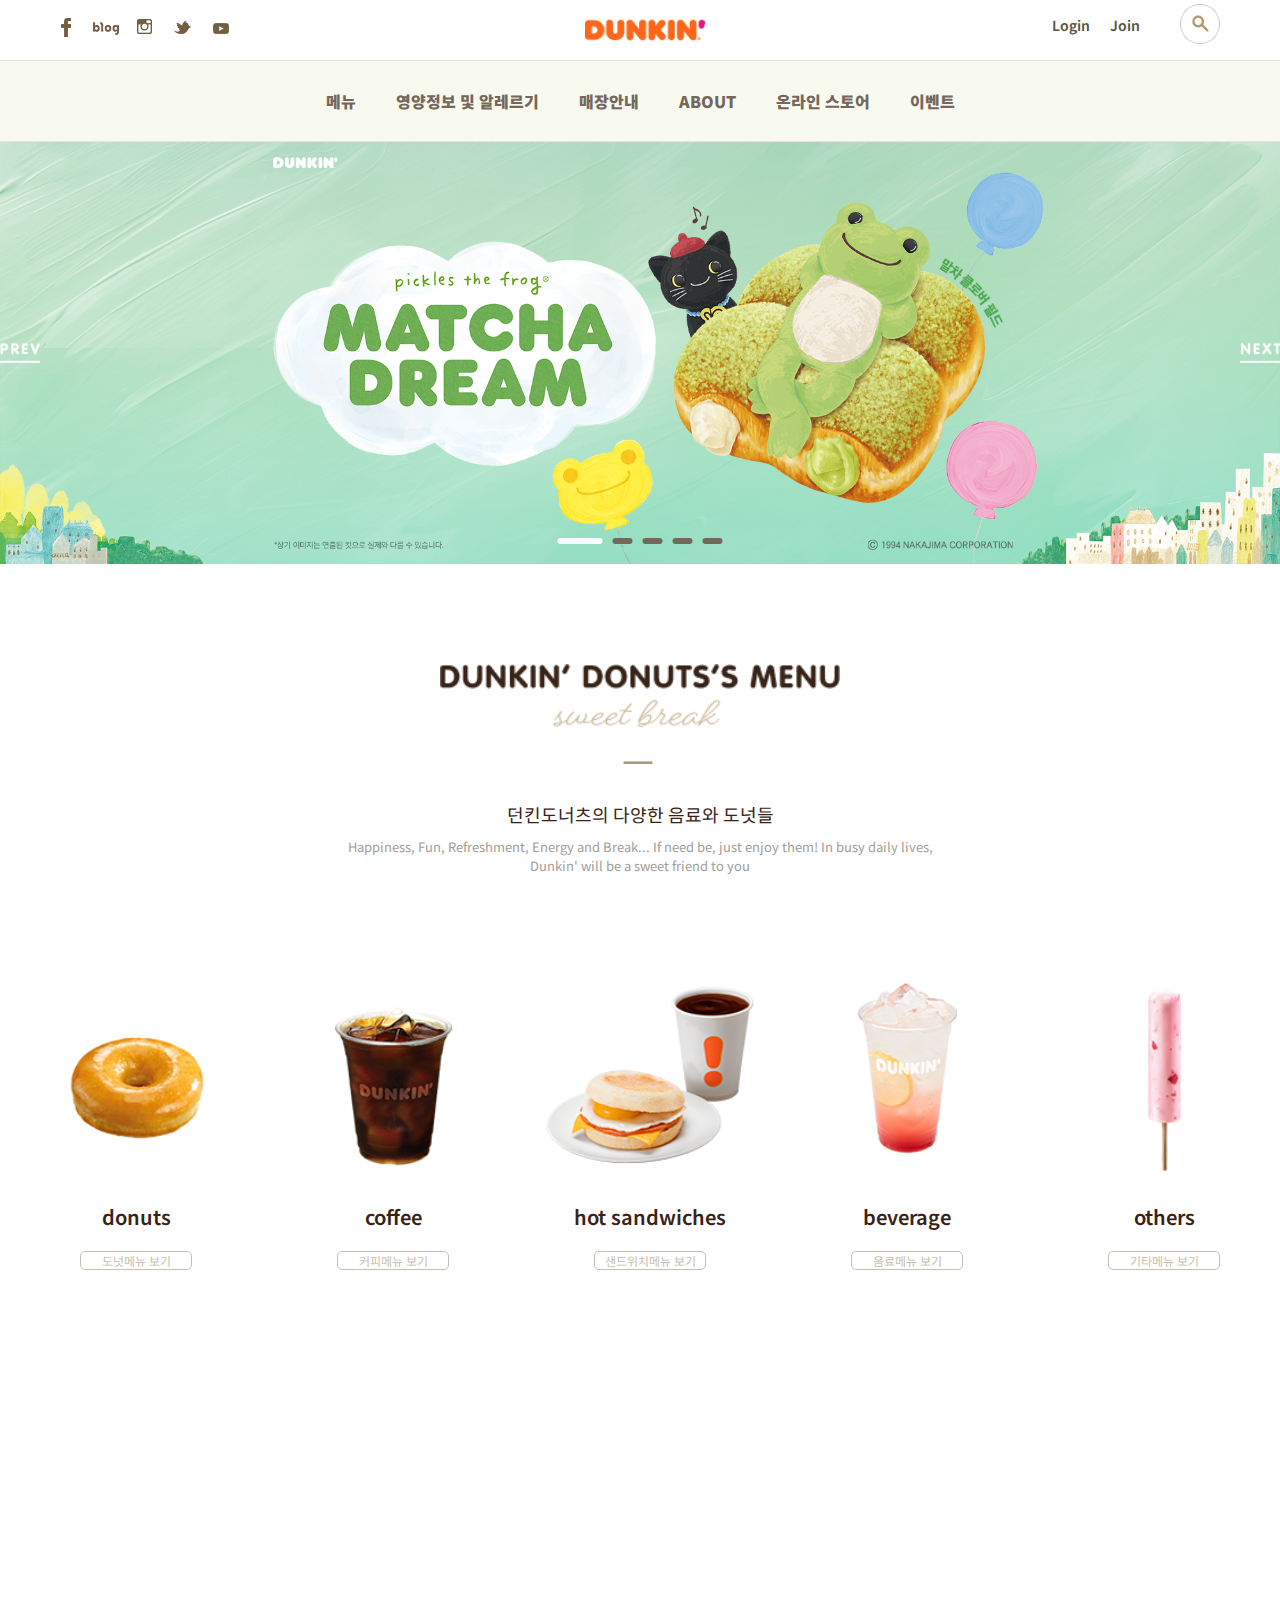
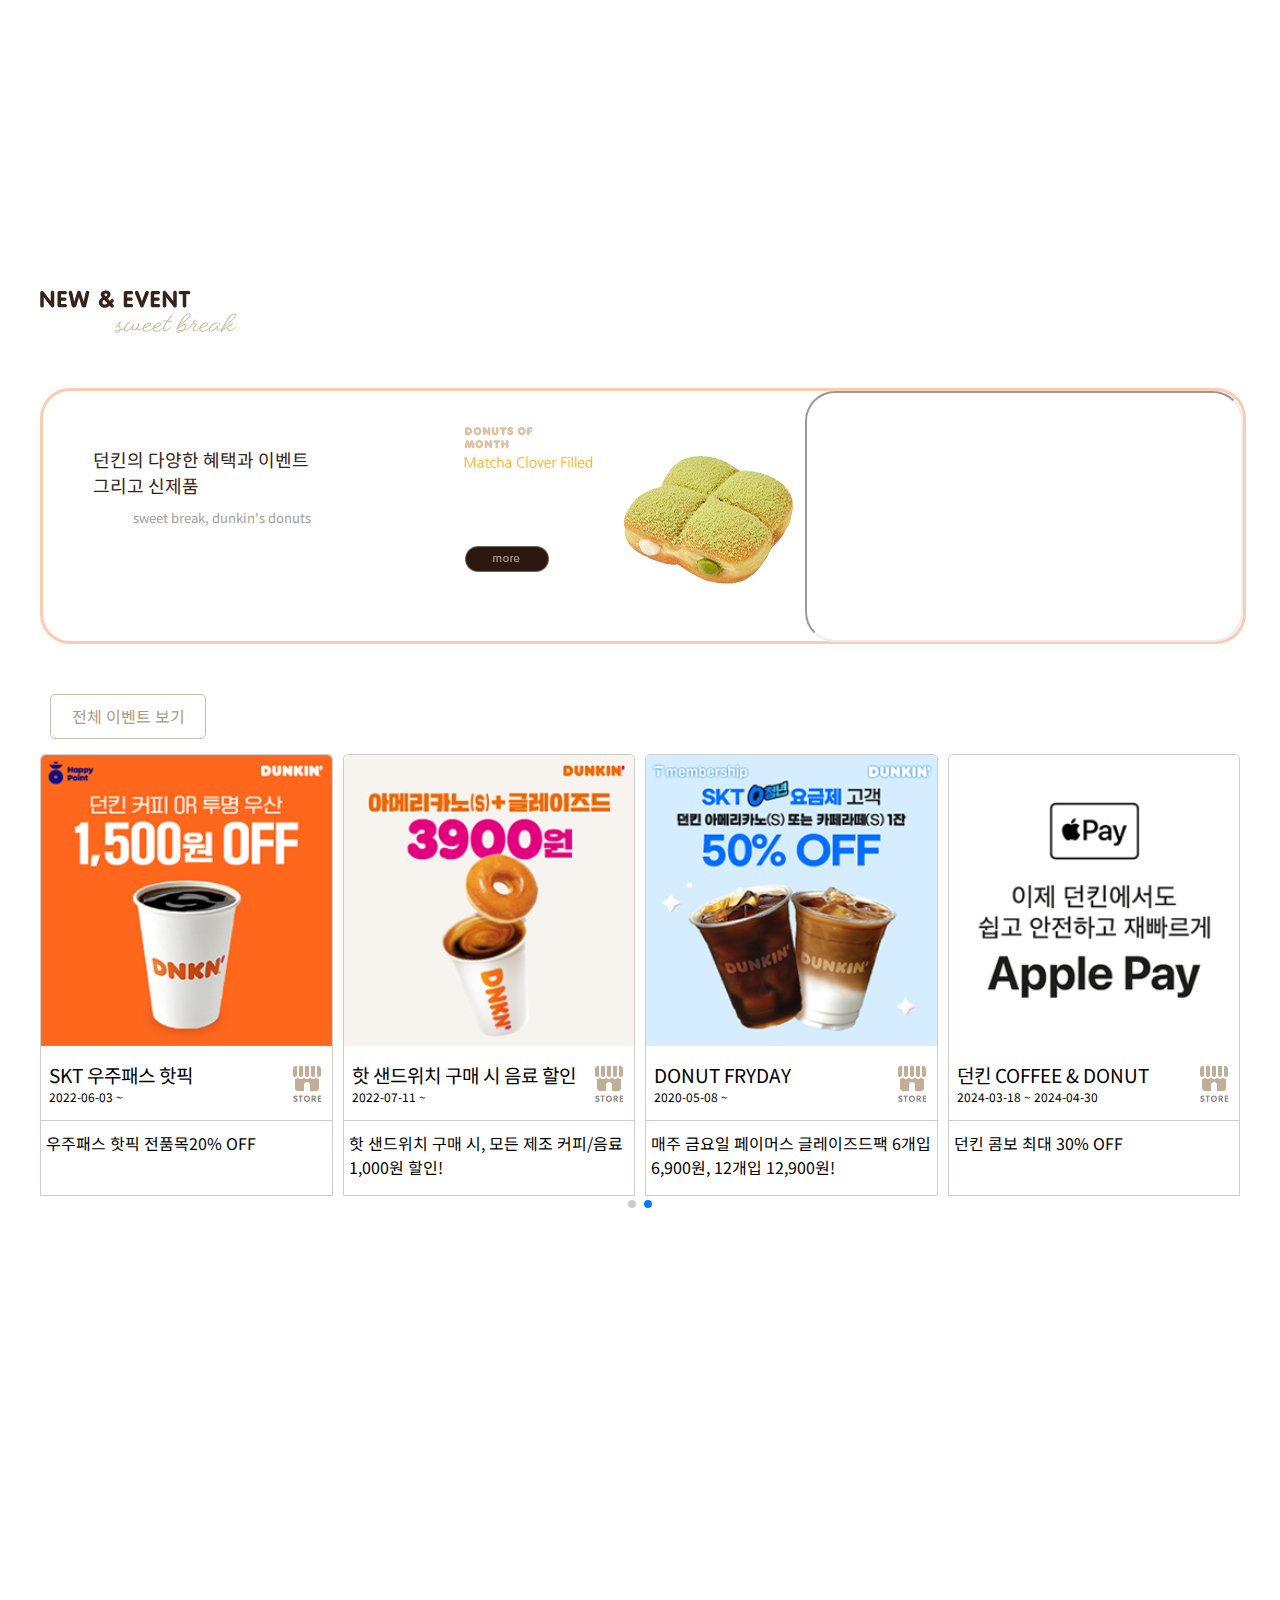
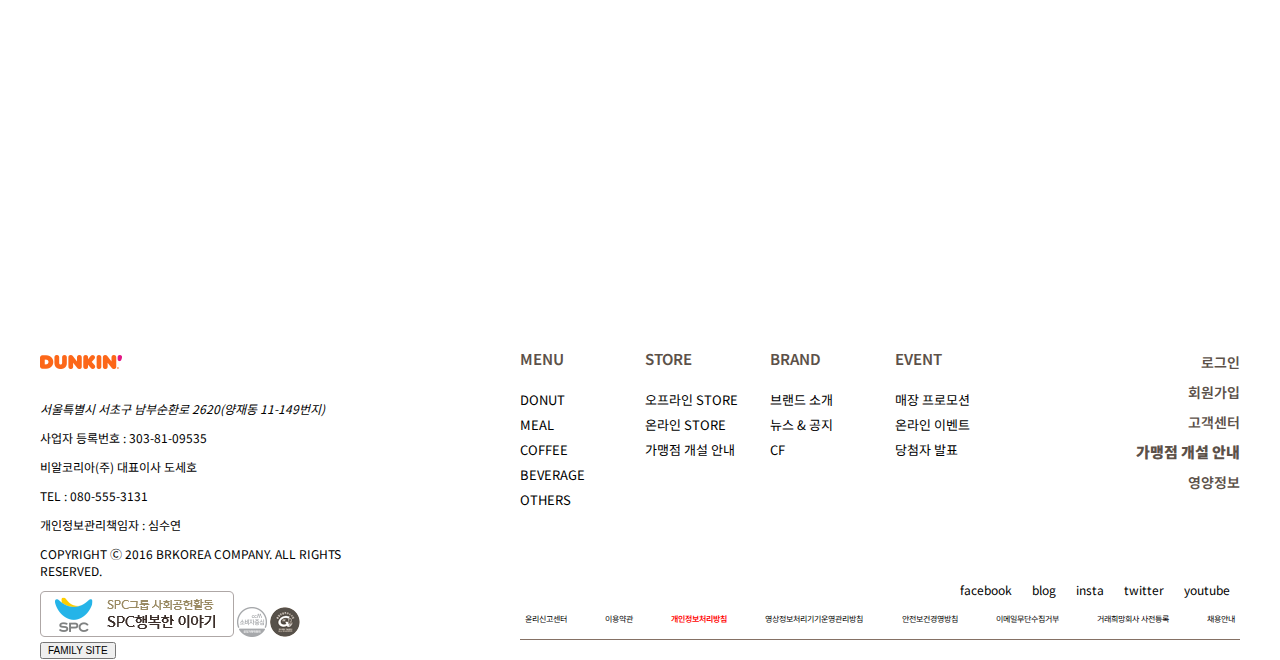
<file: index.html>
<!DOCTYPE html>
<html lang="en">
<head>
    <meta charset="UTF-8">
    <meta name="viewport" content="width=device-width, initial-scale=1.0, minimum-scale=1, maximum-scale=1">
    <title>던킨도너츠</title>

    <script defer src="https://code.jquery.com/jquery-1.12.4.min.js"></script>
    <script defer src="./js/HMPF/999.h_f.js"></script>
    <script defer src="./js/HMPF/999.index.js"></script>

    <!-- Link Swiper's CSS -->
    <link rel="stylesheet" href="https://cdn.jsdelivr.net/npm/swiper@11/swiper-bundle.min.css">

    <link rel="stylesheet" href="./css/HMPF/999.h_f.css">
    <link rel="stylesheet" href="./css/HMPF/999.index.css">

    <!-- Demo styles -->
    <style>
    html,
    body {
        position: relative;
    }

    .swiper {
        width: 100%;
        height: auto;
    }

    .swiper-slide {
        text-align: center;
        font-size: 18px;
        background: #fff;
        display: flex;
        justify-content: center;
        align-items: center;
    }

    .swiper-slide img {
        display: block;
        width: 100%;
        height: 100%;
        object-fit: cover;
    }
    </style>
</head>
<body>

<input type="checkbox" id="ham_chk">    

<div id="wrap">
    <header id="header">
        <input type="radio" name="menu_rd" id="menu_rd1" checked>
        <input type="radio" name="menu_rd" id="menu_rd2">
        <input type="radio" name="menu_rd" id="menu_rd3">
        <input type="radio" name="menu_rd" id="menu_rd4">
        <input type="radio" name="menu_rd" id="menu_rd5">
        <input type="radio" name="menu_rd" id="menu_rd6">


        <div class="h_top_B_L">
            <div class="contents_area">
                <div class="h_top">
                    <div class="sns_icons">
                        <ul>
                            <li class="sns_icon">
                                <a class="sns1" href="https://www.facebook.com/DunkinKorea" target="_blank"></a>
                            </li>
                            <li class="sns_icon">
                                <a class="sns2" href="https://blog.naver.com/dunkin_kr" target="_blank"></a>
                            </li>
                            <li class="sns_icon">
                                <a class="sns3" href="https://www.instagram.com/dunkin_kr/" target="_blank"></a>
                            </li>
                            <li class="sns_icon">
                                <a class="sns4" href="https://twitter.com/i/flow/login?redirect_after_login=%2Fdunkin_kr" target="_blank"></a>
                            </li>
                            <li class="sns_icon">
                                <a class="sns5" href="https://www.youtube.com/user/dunkindonutskorea" target="_blank"></a>
                            </li>
                        </ul>
                    </div>
                    <div class="h_top_L">

                        <label for="ham_chk" class="hamburger btn_ham" id="hamburger">
                            <span class="row"></span>
                            <span class="row"></span>
                            <span class="row"></span>
                        </label>
                    </div>
                    <div class="h_top_M">
                        <div class="logo">
                            <a href="./index.html"></a>
                        </div>
                    </div>
                    <div class="h_top_R">
                        <div class="log_search">
                            <ul>
                                <li>
                                    <a class="loga" href="https://www.dunkindonuts.co.kr/sso/login.php" target="_blank">Login</a>
                                </li>
                                <li>
                                    <a class="loga" href="https://www.happypointcard.com/page/join/index.spc" target="_blank">Join</a>
                                </li>
                                <li>
                                    <img src="./img/던킨도너츠/icon/icon_search.png" alt="서치아이콘">
                                </li>
                            </ul>
                        </div>
                    </div>
                </div>
            </div>
        </div>
        <div class="h_bot">
            <ul class="nav_ul">
                <li class="nav_li" data-idx="0">
                    <label for="menu_rd1"><a class="nav_a" href="999.HMPF(2-1)(product).html">메뉴</a></label>
                </li>
                <li class="nav_li" data-idx="1">
                    <label for="menu_rd2"><a class="nav_a" href="#">영양정보 및 알레르기</a></label>
                </li>
                <li class="nav_li" data-idx="2">
                    <label for="menu_rd3"><a class="nav_a" href="#">매장안내</a></label>
                </li>
                <li class="nav_li" data-idx="3">
                    <label for="menu_rd4"><a class="nav_a" href="#">ABOUT</a></label>
                </li>
                <li class="nav_li" data-idx="4">
                    <label for="menu_rd5"><a class="nav_a" href="#">온라인 스토어</a></label>
                </li>
                <li class="nav_li" data-idx="5">
                    <label for="menu_rd6"><a class="nav_a" href="#">이벤트</a></label>
                </li>
            </ul>
            <div class="pan">
                <div class="contents_area">
                    <div class="nav_pan nav_menu">
                        <div class="nav_sub_menu">
                            <ul>
                                <li class="nav_depth0">
                                    <div class="main">
                                        <a class="nav_depth0_main_a" href="999.HMPF(2-1)(product).html">
                                            <span>DONUT</span>
                                        </a>
                                    </div>
                                    <div class="sub">
                                        <ul>
                                            <li>
                                                <a class="nav_depth0_sub_a" href="999.HMPF(2-2)(item_list).html?cateNo=0">
                                                    <span>이달의 도넛(DOM)</span>
                                                </a>
                                            </li>
                                            <li>
                                                <a class="nav_depth0_sub_a" href="999.HMPF(2-2)(item_list).html?cateNo=1">
                                                    <span>베이직</span>
                                                </a>
                                            </li>
                                            <li>
                                                <a class="nav_depth0_sub_a" href="999.HMPF(2-2)(item_list).html?cateNo=2">
                                                    <span>베이글</span>
                                                </a>
                                            </li>
                                            <li>
                                                <a class="nav_depth0_sub_a" href="999.HMPF(2-2)(item_list).html?cateNo=3">
                                                    <span>기타</span>
                                                </a>
                                            </li>
                                        </ul>
                                    </div>
                                </li>
                                <li class="nav_depth0">
                                    <div class="main">
                                        <a class="nav_depth0_main_a" href="#">
                                            <span>SANDWICHES</span>
                                        </a>
                                    </div>
                                    <div class="sub">
                                        <ul>
                                            <li>
                                                <a class="nav_depth0_sub_a" href="#">
                                                    <span>핫샌드위치</span>
                                                </a>
                                            </li>
                                            <li>
                                                <a class="nav_depth0_sub_a" href="#">
                                                    <span>DD앳홈</span>
                                                </a>
                                            </li>
                                            <li>
                                                <a class="nav_depth0_sub_a" href="#">
                                                    <span>샐러드</span>
                                                </a>
                                            </li>
                                        </ul>
                                    </div>
                                </li>
                                <li class="nav_depth0">
                                    <div class="main">
                                        <a class="nav_depth0_main_a" href="#">
                                            <span>COFFEE</span>
                                        </a>
                                    </div>
                                    <div class="sub">
                                        <ul>
                                            <li>
                                                <a class="nav_depth0_sub_a" href="#">
                                                    <span>던킨 에스프레소</span>
                                                </a>
                                            </li>
                                            <li>
                                                <a class="nav_depth0_sub_a" href="#">
                                                    <span>브류드커피</span>
                                                </a>
                                            </li>
                                            <li>
                                                <a class="nav_depth0_sub_a" href="#">
                                                    <span>보스톤</span>
                                                </a>
                                            </li>
                                            <li>
                                                <a class="nav_depth0_sub_a" href="#">
                                                    <span>던카치노</span>
                                                </a>
                                            </li>
                                            <li>
                                                <a class="nav_depth0_sub_a" href="#">
                                                    <span>디카페인</span>
                                                </a>
                                            </li>
                                        </ul>
                                    </div>
                                </li>
                                <li class="nav_depth0">
                                    <div class="main">
                                        <a class="nav_depth0_main_a" href="#">
                                            <span>BEVERAGE</span>
                                        </a>
                                    </div>
                                    <div class="sub">
                                        <ul>
                                            <li>
                                                <a class="nav_depth0_sub_a" href="#">
                                                    <span>리프레셔</span>
                                                </a>
                                            </li>
                                            <li>
                                                <a class="nav_depth0_sub_a" href="#">
                                                    <span>에이드/아이스티</span>
                                                </a>
                                            </li>
                                            <li>
                                                <a class="nav_depth0_sub_a" href="#">
                                                    <span>쿨라타</span>
                                                </a>
                                            </li>
                                            <li>
                                                <a class="nav_depth0_sub_a" href="#">
                                                    <span>초코/티/티라떼</span>
                                                </a>
                                            </li>
                                        </ul>
                                    </div>
                                </li>
                                <li class="nav_depth0">
                                    <div class="main">
                                        <a class="nav_depth0_main_a" href="#">
                                            <span>OTHERS</span>
                                        </a>
                                    </div>
                                    <div class="sub">
                                        <ul>
                                            <li>
                                                <a class="nav_depth0_sub_a" href="#">
                                                    <span>커피상품</span>
                                                </a>
                                            </li>
                                            <li>
                                                <a class="nav_depth0_sub_a" href="#">
                                                    <span>선물</span>
                                                </a>
                                            </li>
                                        </ul>
                                    </div>
                                </li>
                            </ul>
                        </div>
                        <div class="nav_sub_menu_img"></div>
                    </div>

                    <div class="nav_pan nav_info">
                        <div class="nav_sub_menu empty"></div>
                        <div class="nav_sub_menu">
                            <ul>
                                <li class="nav_depth0">
                                    <div class="main">
                                        <a class="nav_depth0_main_a" href="#">
                                            <span>영양정보</span>
                                        </a>
                                    </div>
                                    <div class="sub">
                                        <ul>
                                            <li>
                                                <a class="nav_depth0_sub_a" href="#">
                                                    <span>DONUT</span>
                                                </a>
                                            </li>
                                            <li>
                                                <a class="nav_depth0_sub_a" href="#">
                                                    <span>SANDWICHES</span>
                                                </a>
                                            </li>
                                            <li>
                                                <a class="nav_depth0_sub_a" href="#">
                                                    <span>COFFEE</span>
                                                </a>
                                            </li>
                                            <li>
                                                <a class="nav_depth0_sub_a" href="#">
                                                    <span>BEVERAGE</span>
                                                </a>
                                            </li>
                                        </ul>
                                    </div>
                                </li>
                            </ul>
                        </div>
                    </div>

                    <div class="nav_pan nav_store">
                        <div class="nav_sub_menu">
                            <ul>
                                <li class="nav_depth0">
                                    <div class="main">
                                        <a class="nav_depth0_main_a" href="#">
                                            <span>오프라인 STORE</span>
                                        </a>
                                    </div>
                                    <div class="sub">
                                        <ul>
                                            <li>
                                                <a class="nav_depth0_sub_a" href="#">
                                                    <span>매장찾기</span>
                                                </a>
                                            </li>
                                            <li>
                                                <a class="nav_depth0_sub_a" href="#">
                                                    <span>신규 매장 안내</span>
                                                </a>
                                            </li>
                                            <li>
                                                <a class="nav_depth0_sub_a" href="#">
                                                    <span>품질경영우수가맹점</span>
                                                </a>
                                            </li>
                                        </ul>
                                    </div>
                                </li>
                            </ul>
                        </div>
                        <div class="nav_sub_menu">
                            <ul>
                                <li class="nav_depth0">
                                    <div class="main">
                                        <a class="nav_depth0_main_a" href="#">
                                            <span>가맹점 개설 안내</span>
                                        </a>
                                    </div>
                                    <div class="sub">
                                        <ul>
                                            <li>
                                                <a class="nav_depth0_sub_a" href="#">
                                                    <span>대한민국 가맹시장</span>
                                                </a>
                                            </li>
                                            <li>
                                                <a class="nav_depth0_sub_a" href="#">
                                                    <span>SPC와 함께하는 던킨</span>
                                                </a>
                                            </li>
                                            <li>
                                                <a class="nav_depth0_sub_a" href="#">
                                                    <span>25년간 사랑받는 던킨의 강점</span>
                                                </a>
                                            </li>
                                            <li>
                                                <a class="nav_depth0_sub_a" href="#">
                                                    <span>새로운 출발 안내</span>
                                                </a>
                                            </li>
                                        </ul>
                                    </div>
                                </li>
                            </ul>
                        </div>
                        <div class="nav_sub_menu empty"></div>
                        <div class="nav_sub_menu_img2"></div>
                        <div class="nav_sub_menu_img3"></div>
                    </div>

                    <div class="nav_pan nav_about">
                        <div class="nav_sub_menu">
                            <ul>
                                <li class="nav_depth0">
                                    <div class="main">
                                        <a class="nav_depth0_main_a" href="#">
                                            <span>브랜드 소개</span>
                                        </a>
                                    </div>
                                    <div class="sub">
                                        <ul>
                                            <li>
                                                <a class="nav_depth0_sub_a" href="#">
                                                    <span>던킨에 대해서<br>알아보세요</span>
                                                </a>
                                            </li>
                                        </ul>
                                    </div>
                                </li>
                                <li class="nav_depth0">
                                    <div class="main">
                                        <a class="nav_depth0_main_a" href="#">
                                            <span>브랜드 소식</span>
                                        </a>
                                    </div>
                                    <div class="sub">
                                        <ul>
                                            <li>
                                                <a class="nav_depth0_sub_a" href="#">
                                                    <span>던킨 소식을<br>알려드립니다</span>
                                                </a>
                                            </li>
                                        </ul>
                                    </div>
                                </li>
                                <li class="nav_depth0">
                                    <div class="main">
                                        <a class="nav_depth0_main_a" href="#">
                                            <span>미디어 센터</span>
                                        </a>
                                    </div>
                                    <div class="sub">
                                        <ul>
                                            <li>
                                                <a class="nav_depth0_sub_a" href="#">
                                                    <span>던킨의 보도자료들을<br>확인하세요</span>
                                                </a>
                                            </li>
                                        </ul>
                                    </div>
                                </li>
                                <li class="nav_depth0">
                                    <div class="main">
                                        <a class="nav_depth0_main_a" href="#">
                                            <span>CF</span>
                                        </a>
                                    </div>
                                    <div class="sub">
                                        <ul>
                                            <li>
                                                <a class="nav_depth0_sub_a" href="#">
                                                    <span>던킨 CF</span>
                                                </a>
                                            </li>
                                        </ul>
                                    </div>
                                </li>
                            </ul>
                        </div>
                        <div class="nav_sub_menu_img4"></div>
                        <div class="nav_sub_menu_img5"></div>
                    </div>

                    <div class="nav_pan nav_online">
                        <div class="nav_sub_menu empty"></div>
                        <div class="nav_sub_menu empty"></div>
                        <div class="nav_sub_menu_img6"></div>
                        <div class="nav_sub_menu_img7"></div>
                    </div>

                    <div class="nav_pan nav_event">
                        <div class="nav_sub_menu empty"></div>
                        <div class="nav_sub_menu">
                            <ul>
                                <li class="nav_depth0">
                                    <div class="main">
                                        <a class="nav_depth0_main_a" href="#">
                                            <span>진행중인 이벤트</span>
                                        </a>
                                    </div>
                                </li>
                                <li class="nav_depth0">
                                    <div class="main">
                                        <a class="nav_depth0_main_a" href="#">
                                            <span>당첨자 발표</span>
                                        </a>
                                    </div>
                                </li>
                            </ul>
                        </div>
                        <div class="nav_sub_menu_img8"></div>
                    </div>
                </div>
            </div>
        </div>
    </header>



    <div class="ham_pan_box">
        <div class="ham_pan">
            <label for="ham_chk">닫기</label>

            <div class="pan_menu">
                <div>
                    <input type="radio" name="pan_rd" id="pan_rd1" checked>

                    <!-- <input type="radio" name="pan_rd" id="pan_rd1"> -->
                    <div class="pan_btn pan_btn1">
                        <label for="pan_rd1">MENU</label>
                    </div>
                    <div class="pan_body">
                        <ul>
                            <li><a href="999.HMPF(2-1)(product).html" target="_self">Donut</a></li>
                            <li><a href="#">SANDWICHES</a></li>
                            <li><a href="#">COFFEE</a></li>
                            <li><a href="#">BEVERAGE</a></li>
                        </ul>
                    </div>
                </div>
                
                <div>
                    <input type="radio" name="pan_rd" id="pan_rd2">
                    <div class="pan_btn pan_btn2">
                        <label for="pan_rd2">영양정보 및 알레르기</label>
                    </div>
                    <div class="pan_body">
                        <ul>
                            <li><a href="#">Donut</a></li>
                            <li><a href="#">SANDWICHES</a></li>
                            <li><a href="#">COFFEE</a></li>
                            <li><a href="#">BEVERAGE</a></li>
                        </ul>
                    </div>
                </div>

                <div>
                    <input type="radio" name="pan_rd" id="pan_rd3">
                    <div class="pan_btn pan_btn3">
                        <label for="pan_rd3">매장안내</label>
                    </div>
                    <div class="pan_body">
                        <ul>
                            <li><a href="#">오프라인 STORE</a></li>
                            <li><a href="#">가맹점 개설 안내</a></li>
                        </ul>
                    </div>
                </div>

                <div>
                    <input type="radio" name="pan_rd" id="pan_rd4">
                    <div class="pan_btn pan_btn4">
                        <label for="pan_rd4">ABOUT</label>
                    </div>
                    <div class="pan_body">
                        <ul>
                            <li><a href="#">브랜드 소개</a></li>
                            <li><a href="#">브랜드 소식</a></li>
                            <li><a href="#">미디어 센터</a></li>
                            <li><a href="#">CF</a></li>
                        </ul>
                    </div>
                </div>

                <div>
                    <input type="radio" name="pan_rd" id="pan_rd5">
                    <div class="pan_btn pan_btn5">
                        <label for="pan_rd5">EVENT</label>
                    </div>
                    <div class="pan_body">
                        <ul>
                            <li><a href="#">진행중인 이벤트</a></li>
                            <li><a href="#">당첨자 발표</a></li>
                        </ul>
                    </div>
                </div>
            </div>
        </div>
    </div>




    <main id="container">

        <div class="main_banner">
            <div class="banner banner1"></div>
            <div class="banner banner2"></div>
            <div class="banner banner3"></div>
            <div class="banner banner4"></div>
            <div class="banner banner5"></div>
    
            <div class="btn_slide" id="btn_L"></div>
            <div class="btn_slide" id="btn_R"></div>
    
            <div class="indi"></div>
        </div>


        <div class="sec main_menu contents_area">
            <h2><img src="./img/던킨도너츠/main_menu/tit_dunkin_menu.png" alt="main_menu_h2"></h2>
            <div class="txt_box">
                <strong>던킨도너츠의 다양한 음료와 도넛들</strong>
                <p>
                    Happiness, Fun, Refreshment, Energy and Break... If need be, just enjoy them! In busy daily lives,
                    <br>
                    Dunkin' will be a sweet friend to you
                </p>
            </div>
            <div class="sec menu_list_containter">
                <ul class="menu_list">
                    <li><a href="999.HMPF(2-1)(product).html">
                        <img class="menu_img" src="./img/던킨도너츠/main_menu/donuts.png" alt="donuts">
                        <b>donuts</b>
                        <p class="menu_p">도넛메뉴 보기</p>
                    </a></li>
                    <li><a href="999.HMPF(2-1)(product).html">
                        <img class="menu_img" src="./img/던킨도너츠/main_menu/coffee.png" alt="coffee">
                        <b>coffee</b>
                        <p class="menu_p">커피메뉴 보기</p>
                    </a></li>
                    <li><a href="999.HMPF(2-1)(product).html">
                        <img class="menu_img" src="./img/던킨도너츠/main_menu/hot_sandwiches.png" alt="hot_sandwiches">
                        <b>hot sandwiches</b>
                        <p class="menu_p">샌드위치메뉴 보기</p>
                    </a></li>
                    <li><a href="999.HMPF(2-1)(product).html">
                        <img class="menu_img" src="./img/던킨도너츠/main_menu/beverage.png" alt="beverage">
                        <b>beverage</b>
                        <p class="menu_p">음료메뉴 보기</p>
                    </a></li>
                    <li><a href="999.HMPF(2-1)(product).html">
                        <img class="menu_img" src="./img/던킨도너츠/main_menu/others.png" alt="others">
                        <b>others</b>
                        <p class="menu_p">기타메뉴 보기</p>
                    </a></li>
                </ul>
            </div>
        </div>


        <div class="sec scroll_banner">
            <div class="box box1">
                <div class="content">
                    <img src="./img/던킨도너츠/scroll_banner/scroll_txt_1.png" alt="" class="box1_img1">
                    <img src="./img/던킨도너츠/scroll_banner/scroll_txt_2.png" alt="" class="box1_img2">
                </div>
            </div>
        </div>


        <div class="sec contents_box contents_area">
            <div class="new_event"><img src="./img/던킨도너츠/new_event/tit_new_event.png" alt="">
                <div class="new">
                    <ul>
                        <li>
                            <div class="txt_box txt_new_event">
                                <strong>던킨의 다양한 혜택과 이벤트<br>그리고 신제품</strong>
                                <p>sweet break, dunkin's donuts</p>
                            </div>
                        </li>
                        <li class="new_img">
                            <a href="#"><img src="./img/던킨도너츠/XXX팝업배너/1775119625.png" alt=""></a>

                            <iframe width="434" height="244" src="https://www.youtube.com/embed/FaKUMD1THK8?list=PLaoYJk3DWW99y7C6g575JC6X6nfHoeVfT" title="MATCHA DREAMS COME TRUE 💚 #피클스더프로그 와 함께하는 #던킨 4월 신메뉴 🍀" allow="accelerometer; autoplay; clipboard-write; encrypted-media; gyroscope; picture-in-picture; web-share" referrerpolicy="strict-origin-when-cross-origin" allowfullscreen></iframe>
                        </li>
                    </ul>
                </div>
                <div class="event_all_btn">
                    <a class="all_btn_a" href="#">전체 이벤트 보기</a>
                </div>
                <div class="swiper mySwiper">
                    <div class="swiper-wrapper">
                        <div class="swiper-slide">
                            <a href="#">
                                <div class="event_all_box">
                                    <div class="event_img">
                                        <img src="./img/던킨도너츠/new_event/event0.png" alt="">
                                    </div>
                                    <div class="event_txt_box">
                                        <h4 class="title">던킨 X 패스오더</h4>
                                        <p class="period">2024-02-01 ~</p>
                                        <span class="icon">
                                            <img src="./img/던킨도너츠/icon/icon_online.gif" alt="">
                                        </span>
                                    </div>
                                    <p class="desc">패스오더에서 던킨 아이스 아메리카노 100원!</p>
                                </div>
                            </a>
                        </div>
                        <div class="swiper-slide">
                            <a href="#">
                                <div class="event_all_box">
                                    <div class="event_img">
                                        <img src="./img/던킨도너츠/new_event/event1.png" alt="">
                                    </div>
                                    <div class="event_txt_box">
                                        <h4 class="title">던킨 COFFEE & DONUT</h4>
                                        <p class="period">2024-04-01 ~ 2024-04-30</p>
                                        <span class="icon">
                                            <img src="./img/던킨도너츠/icon/icon_store.gif" alt="">
                                        </span>
                                    </div>
                                    <p class="desc">커피와 도넛의 완벽한 조합<br>COFFEE & DONUT 3,900원!</p>
                                </div>
                            </a>
                        </div>
                        <div class="swiper-slide">
                            <a href="#">
                                <div class="event_all_box">
                                    <div class="event_img">
                                        <img src="./img/던킨도너츠/new_event/event2.png" alt="">
                                    </div>
                                    <div class="event_txt_box">
                                        <h4 class="title">던킨 X SKT</h4>
                                        <p class="period">2024-02-01 ~ 2025-01-31</p>
                                        <span class="icon">
                                            <img src="./img/던킨도너츠/icon/icon_online.gif" alt="">
                                        </span>
                                    </div>
                                    <p class="desc">SKT0청년 요금제 고객 던킨 아메리카노 또는 카페라떼 1잔 50% OFF!</p>
                                </div>
                            </a>
                        </div>
                        <div class="swiper-slide">
                            <a href="#">
                                <div class="event_all_box">
                                    <div class="event_img">
                                        <img src="./img/던킨도너츠/new_event/event3.png" alt="">
                                    </div>
                                    <div class="event_txt_box">
                                        <h4 class="title">DUNKIN | ApplePay</h4>
                                        <p class="period">2024-03-21 ~</p>
                                        <span class="icon">
                                            <img src="./img/던킨도너츠/icon/icon_store.gif" alt="">
                                        </span>
                                    </div>
                                    <p class="desc">이제 던킨매장에서도 ApplePay 결제 가능</p>
                                </div>
                            </a>
                        </div>
                        <div class="swiper-slide">
                            <a href="#">
                                <div class="event_all_box">
                                    <div class="event_img">
                                        <img src="./img/던킨도너츠/new_event/event4.png" alt="">
                                    </div>
                                    <div class="event_txt_box">
                                        <h4 class="title">SKT 우주패스 핫픽</h4>
                                        <p class="period">2022-06-03 ~</p>
                                        <span class="icon">
                                            <img src="./img/던킨도너츠/icon/icon_store.gif" alt="">
                                        </span>
                                    </div>
                                    <p class="desc">우주패스 핫픽 전품목20% OFF</p>
                                </div>
                            </a>
                        </div>
                        <div class="swiper-slide">
                            <a href="#">
                                <div class="event_all_box">
                                    <div class="event_img">
                                        <img src="./img/던킨도너츠/new_event/event5.png" alt="">
                                    </div>
                                    <div class="event_txt_box">
                                        <h4 class="title">핫 샌드위치 구매 시 음료 할인</h4>
                                        <p class="period">2022-07-11 ~</p>
                                        <span class="icon">
                                            <img src="./img/던킨도너츠/icon/icon_store.gif" alt="">
                                        </span>
                                        
                                    </div>
                                    <p class="desc">핫 샌드위치 구매 시, 모든 제조 커피/음료 1,000원 할인!</p>
                                </div>
                            </a>
                        </div>
                        <div class="swiper-slide">
                            <a href="#">
                                <div class="event_all_box">
                                    <div class="event_img">
                                        <img src="./img/던킨도너츠/new_event/event6.png" alt="">
                                    </div>
                                    <div class="event_txt_box">
                                        <h4 class="title">DONUT FRYDAY</h4>
                                        <p class="period">2020-05-08 ~</p>
                                        <span class="icon">
                                            <img src="./img/던킨도너츠/icon/icon_store.gif" alt="">
                                        </span>
                                        
                                    </div>
                                    <p class="desc">매주 금요일 페이머스 글레이즈드팩 6개입 6,900원, 12개입 12,900원!</p>
                                </div>
                            </a>
                        </div>
                        <div class="swiper-slide">
                            <a href="#">
                                <div class="event_all_box">
                                    <div class="event_img">
                                        <img src="./img/던킨도너츠/new_event/event7.jpg" alt="">
                                    </div>
                                    <div class="event_txt_box">
                                        <h4 class="title">던킨 COFFEE & DONUT</h4>
                                        <p class="period">2024-03-18 ~ 2024-04-30</p>
                                        <span class="icon">
                                            <img src="./img/던킨도너츠/icon/icon_store.gif" alt="">
                                        </span>
                                        
                                    </div>
                                    <p class="desc">던킨 콤보 최대 30% OFF</p>
                                </div>
                            </a>
                        </div>
                    </div>
                    <div class="swiper-pagination"></div>
                </div>
            </div>
        </div>


        <div class="sec circle_banner">
            <div class="box box2">
                <div class="contents2">
                    <div class="circle circle_L">
                        <a href="https://www.dunkindonuts.co.kr/store/map.php" target="_blank">
                            <h3>매장찾기</h3>
                            <p class="p1">달콤한 휴식을 즐길 수 있는</p>
                            <p class="p2"><span>던킨도너츠 매장</span>을 찾아보세요.</p>
                        </a>
                    </div>
                    <div class="circle circle_R">
                        <a href="https://www.dunkindonuts.co.kr/store/catering.php" target="_blank">
                            <h3>단체주문 & 케이터링 서비스</h3>
                            <p class="p3">특별한 날, 던킨과 함께</p>
                            <p class="p4">즐거움을 나누세요.</p>
                        </a>
                        
                    </div>
                </div>
            </div>
        </div>


        <!-- <div class="sec slider"></div> -->
    </main>


    <footer id="footer" class="contents_area">
        <div class="foot_inner">
            <div class="info">
                <h1 class="footer_logo">
                    <img src="./img/던킨도너츠/footer/footer_logo.png" alt="">
                </h1>
                <address class="address">서울특별시 서초구 남부순환로 2620(양재동 11-149번지)</address>
                <div>
                    <p>사업자 등록번호 : 303-81-09535</p>
                    <p>비알코리아(주) 대표이사 도세호</p>
                </div>
                <div>
                    <p>TEL : 080-555-3131</p>
                    <p>개인정보관리책임자 : 심수연</p>
                </div>
                <p class="copyright">COPYRIGHT Ⓒ 2016 BRKOREA COMPANY. ALL RIGHTS RESERVED.</p>
                <div class="brand">
                    <a href="http://www.spc.co.kr/contributionAll" target="_blank">
                        <img src="./img/던킨도너츠/footer/footer_img_btn1.png" alt="">
                    </a>
                    <a href="http://www.kca.go.kr/ccm/" target="_blank">
                        <img src="./img/던킨도너츠/footer/footer_img_btn2_2.png" alt="">
                    </a>
                    <a href="http://knqa.ksa.or.kr/knqa/2276/subview.do" target="_blank">
                        <img src="./img/던킨도너츠/footer/footer_img_btn3.png" alt="">
                    </a>
                </div>
                <div class="familysite">
                    <button type="button">FAMILY SITE</button>
                </div>
            </div>
            <div class="menu">
                <div class="menu_top">
                    <div class="menu_L">
                        <ul>
                            <li>
                                <a href="999.HMPF(2-1)(product).html">MENU</a>
                                <ul class="menu_liul">
                                    <li>DONUT</li>
                                    <li>MEAL</li>
                                    <li>COFFEE</li>
                                    <li>BEVERAGE</li>
                                    <li>OTHERS</li>
                                </ul>
                            </li>
                            <li>
                                <a href="">STORE</a>
                                <ul class="menu_liul">
                                    <li>오프라인 STORE</li>
                                    <li>온라인 STORE</li>
                                    <li>가맹점 개설 안내</li>
                                </ul>
                            </li>
                            <li>
                                <a href="">BRAND</a>
                                <ul class="menu_liul">
                                    <li>브랜드 소개</li>
                                    <li>뉴스 & 공지</li>
                                    <li>CF</li>
                                </ul>
                            </li>
                            <li>
                                <a href="">EVENT</a>
                                <ul class="menu_liul">
                                    <li>매장 프로모션</li>
                                    <li>온라인 이벤트</li>
                                    <li>당첨자 발표</li>
                                </ul>
                            </li>
                        </ul>
                    </div>
                    <div class="menu_R">
                        <ul>
                            <li>
                                <a href="">로그인</a>
                            </li>
                            <li>
                                <a href="">회원가입</a>
                            </li>
                            <li>
                                <a href="">고객센터</a>
                            </li>
                            <li class="menu_R_info">
                                <a href="">가맹점 개설 안내</a>
                            </li>
                            <li>
                                <a href="">영양정보</a>
                            </li>
                        </ul>
                    </div>
                </div>
                <div class="sns_box">
                    <ul>
                        <li>
                            <a href="https://www.facebook.com/DunkinKorea" target="_blank">facebook</a>
                        </li>
                        <li>
                            <a href="https://blog.naver.com/dunkin_kr" target="_blank">blog</a>
                        </li>
                        <li>
                            <a href="https://www.instagram.com/dunkin_kr/" target="_blank">insta</a>
                        </li>
                        <li>
                            <a href="https://twitter.com/i/flow/login?redirect_after_login=%2Fdunkin_kr" target="_blank">twitter</a>
                        </li>
                        <li>
                            <a href="https://www.youtube.com/user/dunkindonutskorea" target="_blank">youtube</a>
                        </li>
                    </ul>
                </div>
                <div class="policy">
                    <ul>
                        <li>윤리신고센터</li>
                        <li>이용약관</li>
                        <li class="privacy">개인정보처리방침</li>
                        <li>영상정보처리기기운영관리방침</li>
                        <li>안전보건경영방침</li>
                        <li>이메일무단수집거부</li>
                        <li>거래희망회사 사전등록</li>
                        <li>채용안내</li>
                    </ul>
                </div>
            </div>
        </div>



        <div class="mobile_inner">
            <div class="mobile_info">
                <div class="m_logo_box">
                    <img src="./img/던킨도너츠/footer/footer_logo.png" alt="">
                    <p>COPYRIGHT Ⓒ 2016 BRKOREA COMPANY. ALL RIGHTS RESERVED.</p>
                </div>
                <div class="policy">
                    <ul>
                        <li>윤리신고센터</li>
                        <li>이용약관</li>
                        <li class="privacy">개인정보처리방침</li>
                        <li>영상정보처리기기운영관리방침</li>
                        <li>안전보건경영방침</li>
                        <li>이메일무단수집거부</li>
                        <li>영양정보</li>
                    </ul>
                </div>
                <div class="m_foot_bot">
                    <div class="m_bot_L">
                        <div class="m_bot_L_t">
                            <div class="m_open">가맹점 개설</div>
                            <div class="m_open">고객센터</div>
                            <div class="m_tel">TEL : 080-555-3131</div>
                        </div>
                        <div class="ppp">
                            <p>사업자 등록번호 : 303-81-09535 |  
                            비알코리아(주) 대표이사 도세호</p>
                            <p>서울특별시 서초구 남부순환로 2620(양재동 11-149번지) | 개인정보관리책임자 : 심수연</p>
                        </div>
                    </div>
                    <div class="m_bot_R">
                        <div class="familysite">
                            <button type="button">FAMILY SITE</button>
                        </div>
                    </div>
                </div>
            </div>
        </div>
    </footer>
</div>





<!-- Swiper JS -->
<script src="https://cdn.jsdelivr.net/npm/swiper@11/swiper-bundle.min.js"></script>
<!-- Initialize Swiper -->
<script>
    var swiper = new Swiper(".mySwiper", {
        slidesPerView: 4, 
        spaceBetween: 10, 
        slidesPerGroup: 4, 
        pagination: {
            el: ".swiper-pagination",
            clickable: true,
            type: 'bullets' ,
        },
        autoplay: {
            delay: 2000 
        },
        speed: 2000, 
        loop: true,
        navigation: {
            nextEl: '.swiper-button-next',
            prevEl: '.swiper-button-prev',
        },
    });

    $('.mySwiper').hover(function(){
        console.log(111)
        swiper.autoplay.stop()
    }, function(){
        console.log(222)
        swiper.autoplay.start()
    });
</script>
</body>
</html>
</file>
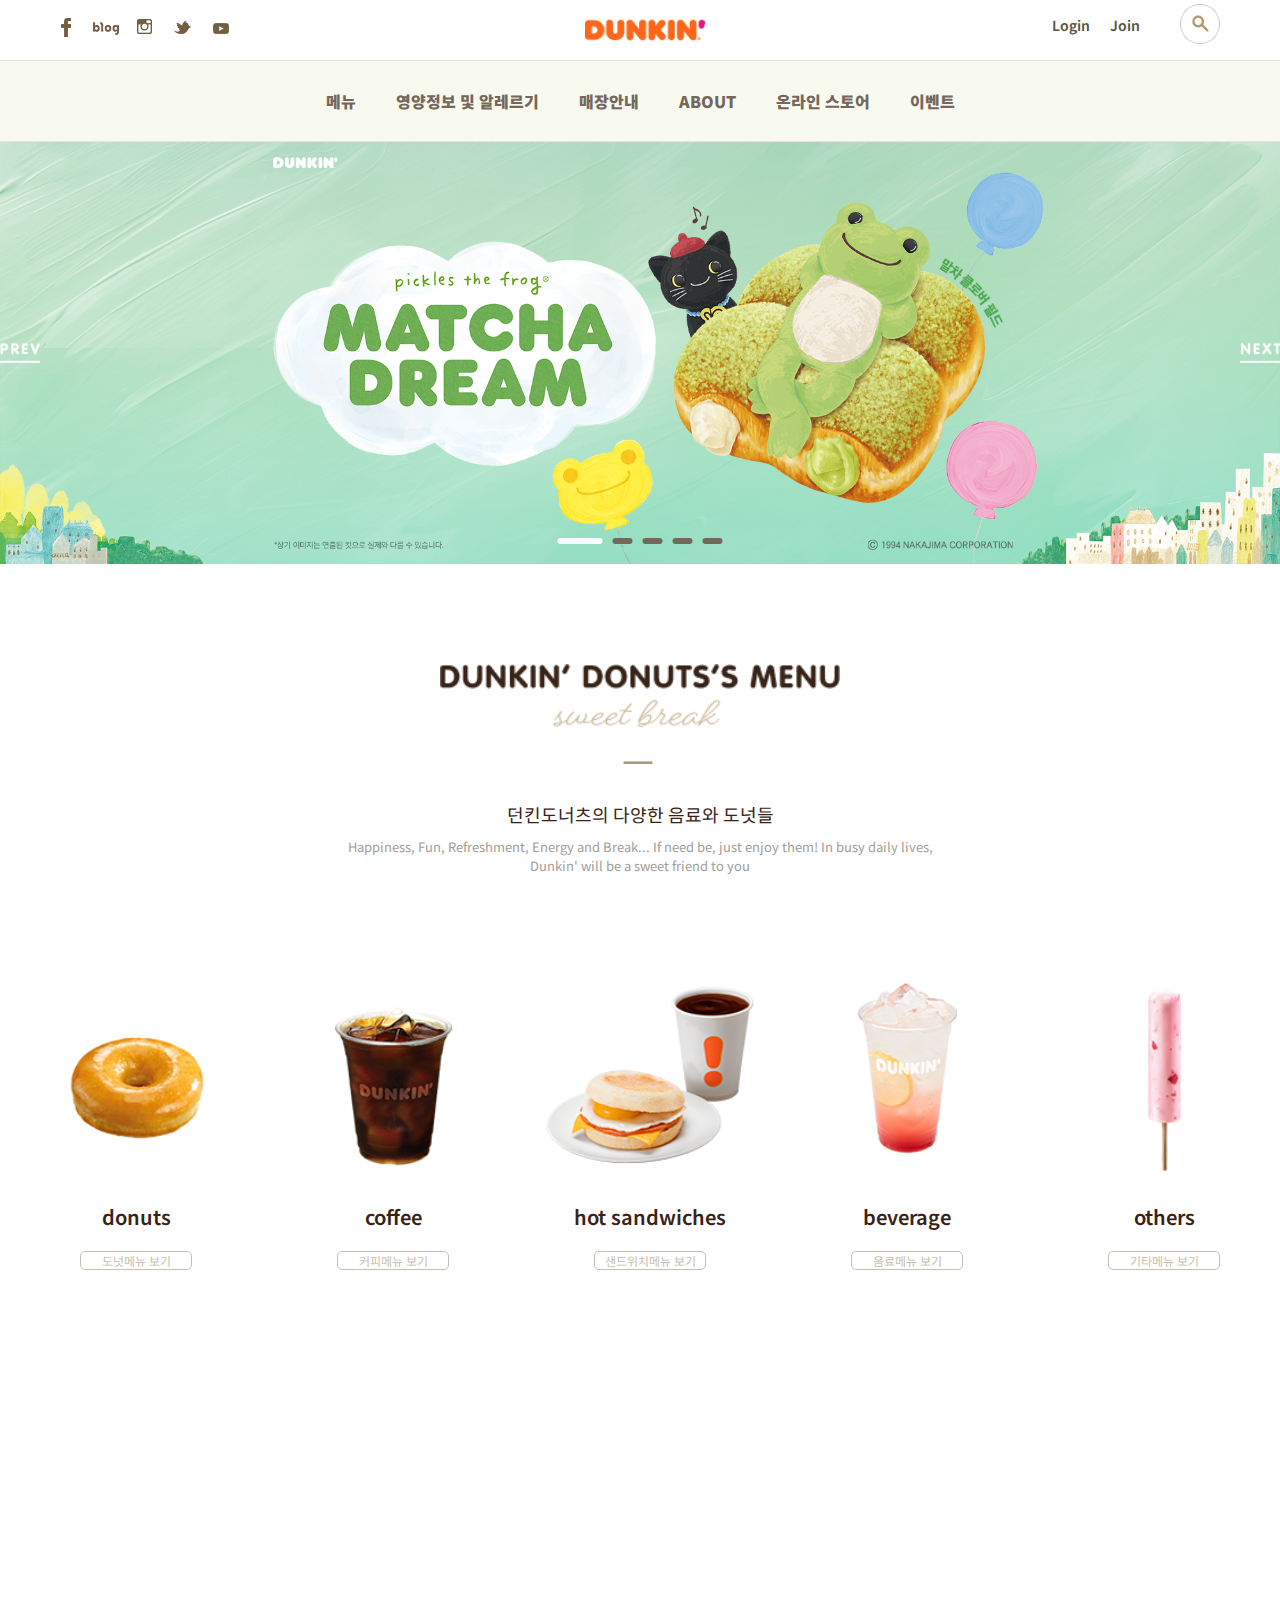
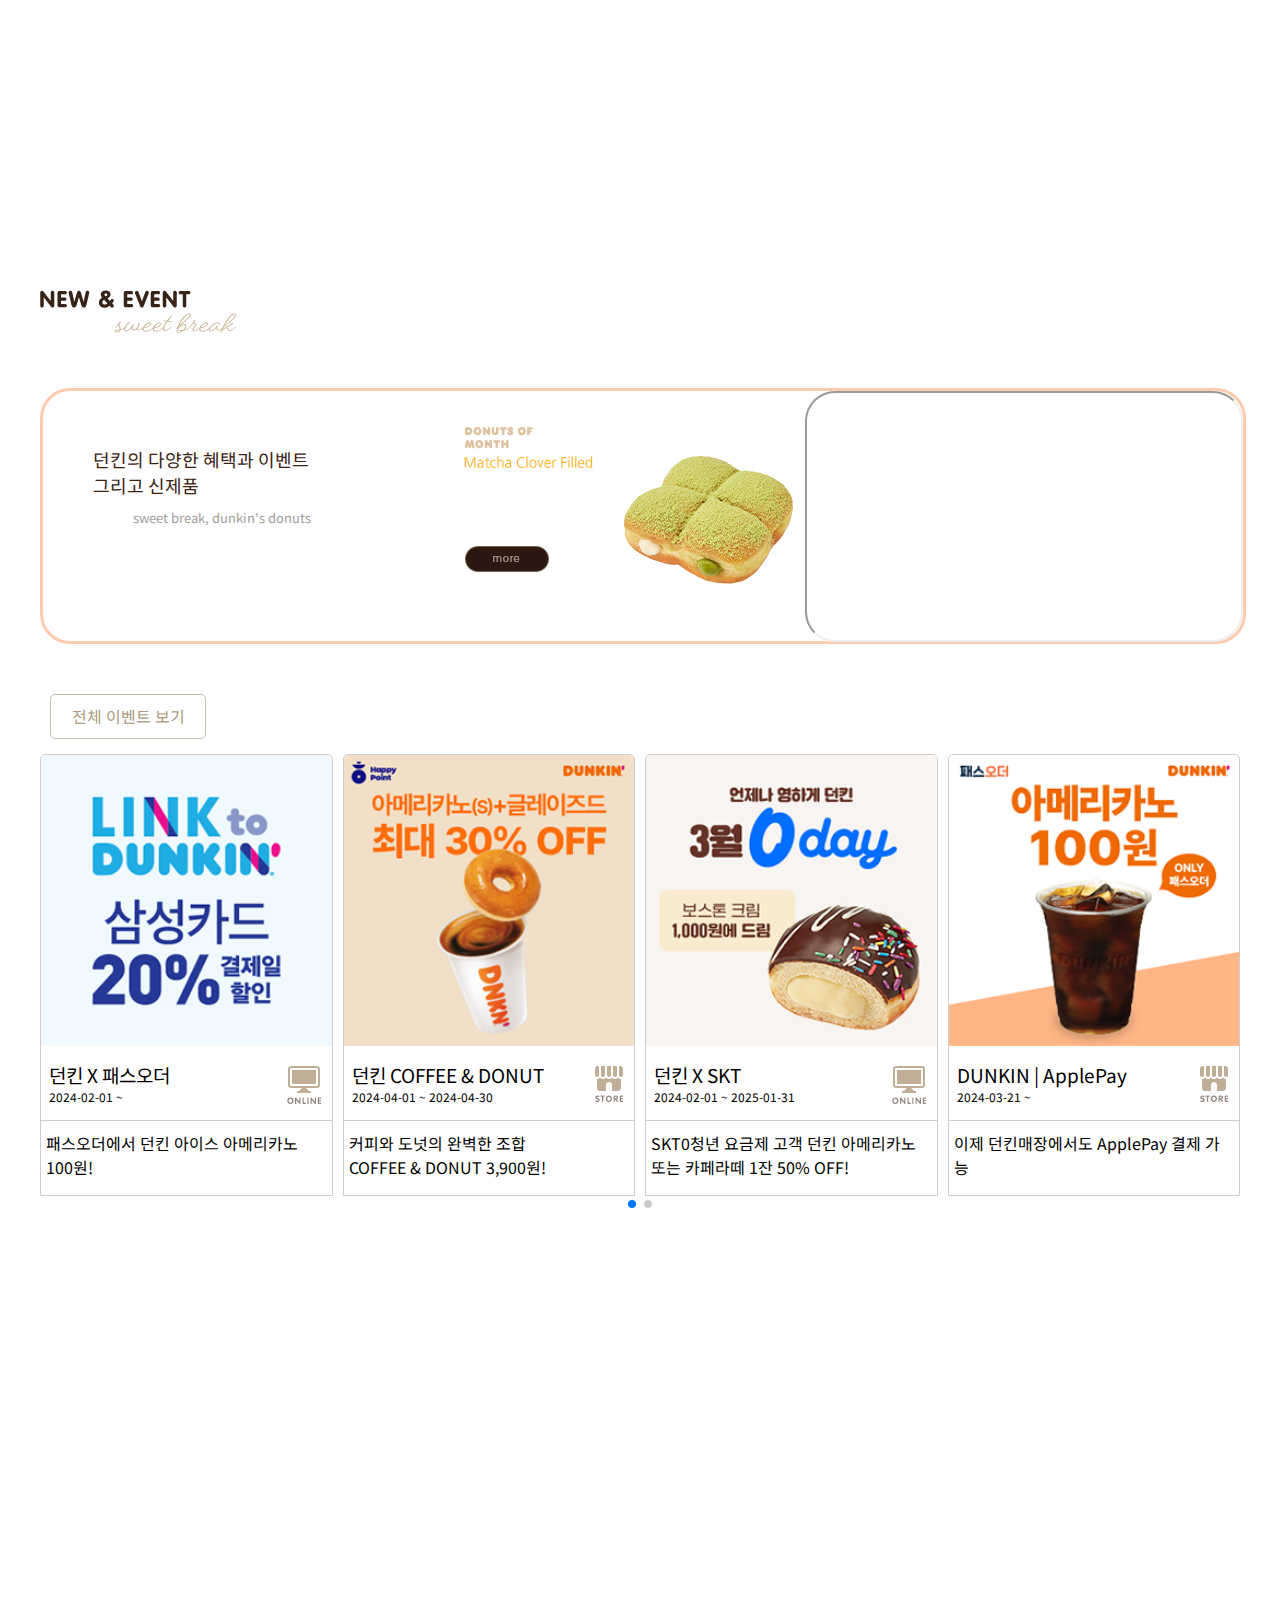
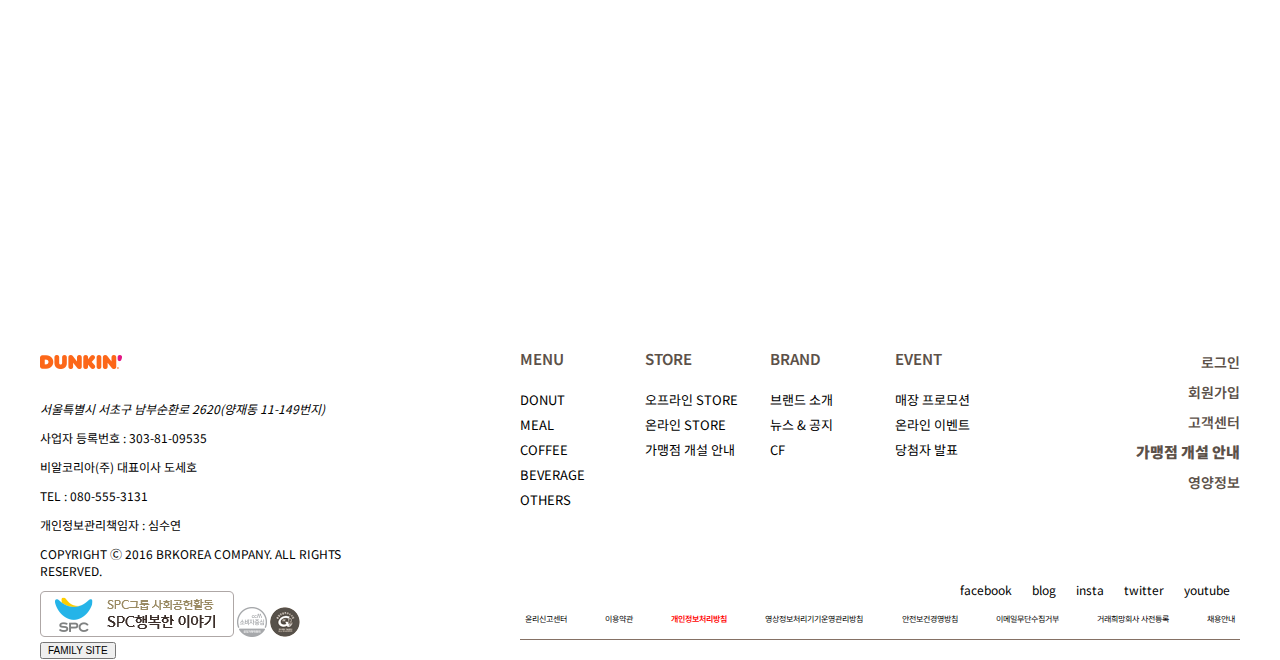
<file: 999.HMPF(1).html>
<!DOCTYPE html>
<html lang="en">
<head>
    <meta charset="UTF-8">
    <meta name="viewport" content="width=device-width, initial-scale=1.0, minimum-scale=1, maximum-scale=1">
    <title>던킨도너츠</title>

    <script defer src="https://code.jquery.com/jquery-1.12.4.min.js"></script>
    <script defer src="./js/HMPF/999.h_f.js"></script>
    <script defer src="./js/HMPF/999.index.js"></script>

    <!-- Link Swiper's CSS -->
    <link rel="stylesheet" href="https://cdn.jsdelivr.net/npm/swiper@11/swiper-bundle.min.css">

    <link rel="stylesheet" href="./css/HMPF/999.h_f.css">
    <link rel="stylesheet" href="./css/HMPF/999.index.css">

    <!-- Demo styles -->
    <style>
    html,
    body {
        position: relative;
    }

    .swiper {
        width: 100%;
        height: auto;
    }

    .swiper-slide {
        text-align: center;
        font-size: 18px;
        background: #fff;
        display: flex;
        justify-content: center;
        align-items: center;
    }

    .swiper-slide img {
        display: block;
        width: 100%;
        height: 100%;
        object-fit: cover;
    }
    </style>
</head>
<body>

<input type="checkbox" id="ham_chk">    

<div id="wrap">
    <header id="header">
        <input type="radio" name="menu_rd" id="menu_rd1" checked>
        <input type="radio" name="menu_rd" id="menu_rd2">
        <input type="radio" name="menu_rd" id="menu_rd3">
        <input type="radio" name="menu_rd" id="menu_rd4">
        <input type="radio" name="menu_rd" id="menu_rd5">
        <input type="radio" name="menu_rd" id="menu_rd6">


        <div class="h_top_B_L">
            <div class="contents_area">
                <div class="h_top">
                    <div class="sns_icons">
                        <ul>
                            <li class="sns_icon">
                                <a class="sns1" href="https://www.facebook.com/DunkinKorea" target="_blank"></a>
                            </li>
                            <li class="sns_icon">
                                <a class="sns2" href="https://blog.naver.com/dunkin_kr" target="_blank"></a>
                            </li>
                            <li class="sns_icon">
                                <a class="sns3" href="https://www.instagram.com/dunkin_kr/" target="_blank"></a>
                            </li>
                            <li class="sns_icon">
                                <a class="sns4" href="https://twitter.com/i/flow/login?redirect_after_login=%2Fdunkin_kr" target="_blank"></a>
                            </li>
                            <li class="sns_icon">
                                <a class="sns5" href="https://www.youtube.com/user/dunkindonutskorea" target="_blank"></a>
                            </li>
                        </ul>
                    </div>
                    <div class="h_top_L">

                        <label for="ham_chk" class="hamburger btn_ham" id="hamburger">
                            <span class="row"></span>
                            <span class="row"></span>
                            <span class="row"></span>
                        </label>
                    </div>
                    <div class="h_top_M">
                        <div class="logo">
                            <a href="./999.HMPF(1).html"></a>
                        </div>
                    </div>
                    <div class="h_top_R">
                        <div class="log_search">
                            <ul>
                                <li>
                                    <a class="loga" href="https://www.dunkindonuts.co.kr/sso/login.php" target="_blank">Login</a>
                                </li>
                                <li>
                                    <a class="loga" href="https://www.happypointcard.com/page/join/index.spc" target="_blank">Join</a>
                                </li>
                                <li>
                                    <img src="./img/던킨도너츠/icon/icon_search.png" alt="서치아이콘">
                                </li>
                            </ul>
                        </div>
                    </div>
                </div>
            </div>
        </div>
        <div class="h_bot">
            <ul class="nav_ul">
                <li class="nav_li" data-idx="0">
                    <label for="menu_rd1"><a class="nav_a" href="999.HMPF(2-1)(product).html">메뉴</a></label>
                </li>
                <li class="nav_li" data-idx="1">
                    <label for="menu_rd2"><a class="nav_a" href="#">영양정보 및 알레르기</a></label>
                </li>
                <li class="nav_li" data-idx="2">
                    <label for="menu_rd3"><a class="nav_a" href="#">매장안내</a></label>
                </li>
                <li class="nav_li" data-idx="3">
                    <label for="menu_rd4"><a class="nav_a" href="#">ABOUT</a></label>
                </li>
                <li class="nav_li" data-idx="4">
                    <label for="menu_rd5"><a class="nav_a" href="#">온라인 스토어</a></label>
                </li>
                <li class="nav_li" data-idx="5">
                    <label for="menu_rd6"><a class="nav_a" href="#">이벤트</a></label>
                </li>
            </ul>
            <div class="pan">
                <div class="contents_area">
                    <div class="nav_pan nav_menu">
                        <div class="nav_sub_menu">
                            <ul>
                                <li class="nav_depth0">
                                    <div class="main">
                                        <a class="nav_depth0_main_a" href="999.HMPF(2-1)(product).html">
                                            <span>DONUT</span>
                                        </a>
                                    </div>
                                    <div class="sub">
                                        <ul>
                                            <li>
                                                <a class="nav_depth0_sub_a" href="999.HMPF(2-2)(item_list).html?cateNo=0">
                                                    <span>이달의 도넛(DOM)</span>
                                                </a>
                                            </li>
                                            <li>
                                                <a class="nav_depth0_sub_a" href="999.HMPF(2-2)(item_list).html?cateNo=1">
                                                    <span>베이직</span>
                                                </a>
                                            </li>
                                            <li>
                                                <a class="nav_depth0_sub_a" href="999.HMPF(2-2)(item_list).html?cateNo=2">
                                                    <span>베이글</span>
                                                </a>
                                            </li>
                                            <li>
                                                <a class="nav_depth0_sub_a" href="999.HMPF(2-2)(item_list).html?cateNo=3">
                                                    <span>기타</span>
                                                </a>
                                            </li>
                                        </ul>
                                    </div>
                                </li>
                                <li class="nav_depth0">
                                    <div class="main">
                                        <a class="nav_depth0_main_a" href="#">
                                            <span>SANDWICHES</span>
                                        </a>
                                    </div>
                                    <div class="sub">
                                        <ul>
                                            <li>
                                                <a class="nav_depth0_sub_a" href="#">
                                                    <span>핫샌드위치</span>
                                                </a>
                                            </li>
                                            <li>
                                                <a class="nav_depth0_sub_a" href="#">
                                                    <span>DD앳홈</span>
                                                </a>
                                            </li>
                                            <li>
                                                <a class="nav_depth0_sub_a" href="#">
                                                    <span>샐러드</span>
                                                </a>
                                            </li>
                                        </ul>
                                    </div>
                                </li>
                                <li class="nav_depth0">
                                    <div class="main">
                                        <a class="nav_depth0_main_a" href="#">
                                            <span>COFFEE</span>
                                        </a>
                                    </div>
                                    <div class="sub">
                                        <ul>
                                            <li>
                                                <a class="nav_depth0_sub_a" href="#">
                                                    <span>던킨 에스프레소</span>
                                                </a>
                                            </li>
                                            <li>
                                                <a class="nav_depth0_sub_a" href="#">
                                                    <span>브류드커피</span>
                                                </a>
                                            </li>
                                            <li>
                                                <a class="nav_depth0_sub_a" href="#">
                                                    <span>보스톤</span>
                                                </a>
                                            </li>
                                            <li>
                                                <a class="nav_depth0_sub_a" href="#">
                                                    <span>던카치노</span>
                                                </a>
                                            </li>
                                            <li>
                                                <a class="nav_depth0_sub_a" href="#">
                                                    <span>디카페인</span>
                                                </a>
                                            </li>
                                        </ul>
                                    </div>
                                </li>
                                <li class="nav_depth0">
                                    <div class="main">
                                        <a class="nav_depth0_main_a" href="#">
                                            <span>BEVERAGE</span>
                                        </a>
                                    </div>
                                    <div class="sub">
                                        <ul>
                                            <li>
                                                <a class="nav_depth0_sub_a" href="#">
                                                    <span>리프레셔</span>
                                                </a>
                                            </li>
                                            <li>
                                                <a class="nav_depth0_sub_a" href="#">
                                                    <span>에이드/아이스티</span>
                                                </a>
                                            </li>
                                            <li>
                                                <a class="nav_depth0_sub_a" href="#">
                                                    <span>쿨라타</span>
                                                </a>
                                            </li>
                                            <li>
                                                <a class="nav_depth0_sub_a" href="#">
                                                    <span>초코/티/티라떼</span>
                                                </a>
                                            </li>
                                        </ul>
                                    </div>
                                </li>
                                <li class="nav_depth0">
                                    <div class="main">
                                        <a class="nav_depth0_main_a" href="#">
                                            <span>OTHERS</span>
                                        </a>
                                    </div>
                                    <div class="sub">
                                        <ul>
                                            <li>
                                                <a class="nav_depth0_sub_a" href="#">
                                                    <span>커피상품</span>
                                                </a>
                                            </li>
                                            <li>
                                                <a class="nav_depth0_sub_a" href="#">
                                                    <span>선물</span>
                                                </a>
                                            </li>
                                        </ul>
                                    </div>
                                </li>
                            </ul>
                        </div>
                        <div class="nav_sub_menu_img"></div>
                    </div>

                    <div class="nav_pan nav_info">
                        <div class="nav_sub_menu empty"></div>
                        <div class="nav_sub_menu">
                            <ul>
                                <li class="nav_depth0">
                                    <div class="main">
                                        <a class="nav_depth0_main_a" href="#">
                                            <span>영양정보</span>
                                        </a>
                                    </div>
                                    <div class="sub">
                                        <ul>
                                            <li>
                                                <a class="nav_depth0_sub_a" href="#">
                                                    <span>DONUT</span>
                                                </a>
                                            </li>
                                            <li>
                                                <a class="nav_depth0_sub_a" href="#">
                                                    <span>SANDWICHES</span>
                                                </a>
                                            </li>
                                            <li>
                                                <a class="nav_depth0_sub_a" href="#">
                                                    <span>COFFEE</span>
                                                </a>
                                            </li>
                                            <li>
                                                <a class="nav_depth0_sub_a" href="#">
                                                    <span>BEVERAGE</span>
                                                </a>
                                            </li>
                                        </ul>
                                    </div>
                                </li>
                            </ul>
                        </div>
                    </div>

                    <div class="nav_pan nav_store">
                        <div class="nav_sub_menu">
                            <ul>
                                <li class="nav_depth0">
                                    <div class="main">
                                        <a class="nav_depth0_main_a" href="#">
                                            <span>오프라인 STORE</span>
                                        </a>
                                    </div>
                                    <div class="sub">
                                        <ul>
                                            <li>
                                                <a class="nav_depth0_sub_a" href="#">
                                                    <span>매장찾기</span>
                                                </a>
                                            </li>
                                            <li>
                                                <a class="nav_depth0_sub_a" href="#">
                                                    <span>신규 매장 안내</span>
                                                </a>
                                            </li>
                                            <li>
                                                <a class="nav_depth0_sub_a" href="#">
                                                    <span>품질경영우수가맹점</span>
                                                </a>
                                            </li>
                                        </ul>
                                    </div>
                                </li>
                            </ul>
                        </div>
                        <div class="nav_sub_menu">
                            <ul>
                                <li class="nav_depth0">
                                    <div class="main">
                                        <a class="nav_depth0_main_a" href="#">
                                            <span>가맹점 개설 안내</span>
                                        </a>
                                    </div>
                                    <div class="sub">
                                        <ul>
                                            <li>
                                                <a class="nav_depth0_sub_a" href="#">
                                                    <span>대한민국 가맹시장</span>
                                                </a>
                                            </li>
                                            <li>
                                                <a class="nav_depth0_sub_a" href="#">
                                                    <span>SPC와 함께하는 던킨</span>
                                                </a>
                                            </li>
                                            <li>
                                                <a class="nav_depth0_sub_a" href="#">
                                                    <span>25년간 사랑받는 던킨의 강점</span>
                                                </a>
                                            </li>
                                            <li>
                                                <a class="nav_depth0_sub_a" href="#">
                                                    <span>새로운 출발 안내</span>
                                                </a>
                                            </li>
                                        </ul>
                                    </div>
                                </li>
                            </ul>
                        </div>
                        <div class="nav_sub_menu empty"></div>
                        <div class="nav_sub_menu_img2"></div>
                        <div class="nav_sub_menu_img3"></div>
                    </div>

                    <div class="nav_pan nav_about">
                        <div class="nav_sub_menu">
                            <ul>
                                <li class="nav_depth0">
                                    <div class="main">
                                        <a class="nav_depth0_main_a" href="#">
                                            <span>브랜드 소개</span>
                                        </a>
                                    </div>
                                    <div class="sub">
                                        <ul>
                                            <li>
                                                <a class="nav_depth0_sub_a" href="#">
                                                    <span>던킨에 대해서<br>알아보세요</span>
                                                </a>
                                            </li>
                                        </ul>
                                    </div>
                                </li>
                                <li class="nav_depth0">
                                    <div class="main">
                                        <a class="nav_depth0_main_a" href="#">
                                            <span>브랜드 소식</span>
                                        </a>
                                    </div>
                                    <div class="sub">
                                        <ul>
                                            <li>
                                                <a class="nav_depth0_sub_a" href="#">
                                                    <span>던킨 소식을<br>알려드립니다</span>
                                                </a>
                                            </li>
                                        </ul>
                                    </div>
                                </li>
                                <li class="nav_depth0">
                                    <div class="main">
                                        <a class="nav_depth0_main_a" href="#">
                                            <span>미디어 센터</span>
                                        </a>
                                    </div>
                                    <div class="sub">
                                        <ul>
                                            <li>
                                                <a class="nav_depth0_sub_a" href="#">
                                                    <span>던킨의 보도자료들을<br>확인하세요</span>
                                                </a>
                                            </li>
                                        </ul>
                                    </div>
                                </li>
                                <li class="nav_depth0">
                                    <div class="main">
                                        <a class="nav_depth0_main_a" href="#">
                                            <span>CF</span>
                                        </a>
                                    </div>
                                    <div class="sub">
                                        <ul>
                                            <li>
                                                <a class="nav_depth0_sub_a" href="#">
                                                    <span>던킨 CF</span>
                                                </a>
                                            </li>
                                        </ul>
                                    </div>
                                </li>
                            </ul>
                        </div>
                        <div class="nav_sub_menu_img4"></div>
                        <div class="nav_sub_menu_img5"></div>
                    </div>

                    <div class="nav_pan nav_online">
                        <div class="nav_sub_menu empty"></div>
                        <div class="nav_sub_menu empty"></div>
                        <div class="nav_sub_menu_img6"></div>
                        <div class="nav_sub_menu_img7"></div>
                    </div>

                    <div class="nav_pan nav_event">
                        <div class="nav_sub_menu empty"></div>
                        <div class="nav_sub_menu">
                            <ul>
                                <li class="nav_depth0">
                                    <div class="main">
                                        <a class="nav_depth0_main_a" href="#">
                                            <span>진행중인 이벤트</span>
                                        </a>
                                    </div>
                                </li>
                                <li class="nav_depth0">
                                    <div class="main">
                                        <a class="nav_depth0_main_a" href="#">
                                            <span>당첨자 발표</span>
                                        </a>
                                    </div>
                                </li>
                            </ul>
                        </div>
                        <div class="nav_sub_menu_img8"></div>
                    </div>
                </div>
            </div>
        </div>
    </header>



    <div class="ham_pan_box">
        <div class="ham_pan">
            <label for="ham_chk">닫기</label>

            <div class="pan_menu">
                <div>
                    <input type="radio" name="pan_rd" id="pan_rd1" checked>

                    <!-- <input type="radio" name="pan_rd" id="pan_rd1"> -->
                    <div class="pan_btn pan_btn1">
                        <label for="pan_rd1">MENU</label>
                    </div>
                    <div class="pan_body">
                        <ul>
                            <li><a href="999.HMPF(2-1)(product).html" target="_self">Donut</a></li>
                            <li><a href="#">SANDWICHES</a></li>
                            <li><a href="#">COFFEE</a></li>
                            <li><a href="#">BEVERAGE</a></li>
                        </ul>
                    </div>
                </div>
                
                <div>
                    <input type="radio" name="pan_rd" id="pan_rd2">
                    <div class="pan_btn pan_btn2">
                        <label for="pan_rd2">영양정보 및 알레르기</label>
                    </div>
                    <div class="pan_body">
                        <ul>
                            <li><a href="#">Donut</a></li>
                            <li><a href="#">SANDWICHES</a></li>
                            <li><a href="#">COFFEE</a></li>
                            <li><a href="#">BEVERAGE</a></li>
                        </ul>
                    </div>
                </div>

                <div>
                    <input type="radio" name="pan_rd" id="pan_rd3">
                    <div class="pan_btn pan_btn3">
                        <label for="pan_rd3">매장안내</label>
                    </div>
                    <div class="pan_body">
                        <ul>
                            <li><a href="#">오프라인 STORE</a></li>
                            <li><a href="#">가맹점 개설 안내</a></li>
                        </ul>
                    </div>
                </div>

                <div>
                    <input type="radio" name="pan_rd" id="pan_rd4">
                    <div class="pan_btn pan_btn4">
                        <label for="pan_rd4">ABOUT</label>
                    </div>
                    <div class="pan_body">
                        <ul>
                            <li><a href="#">브랜드 소개</a></li>
                            <li><a href="#">브랜드 소식</a></li>
                            <li><a href="#">미디어 센터</a></li>
                            <li><a href="#">CF</a></li>
                        </ul>
                    </div>
                </div>

                <div>
                    <input type="radio" name="pan_rd" id="pan_rd5">
                    <div class="pan_btn pan_btn5">
                        <label for="pan_rd5">EVENT</label>
                    </div>
                    <div class="pan_body">
                        <ul>
                            <li><a href="#">진행중인 이벤트</a></li>
                            <li><a href="#">당첨자 발표</a></li>
                        </ul>
                    </div>
                </div>
            </div>
        </div>
    </div>




    <main id="container">

        <div class="main_banner">
            <div class="banner banner1"></div>
            <div class="banner banner2"></div>
            <div class="banner banner3"></div>
            <div class="banner banner4"></div>
            <div class="banner banner5"></div>
    
            <div class="btn_slide" id="btn_L"></div>
            <div class="btn_slide" id="btn_R"></div>
    
            <div class="indi"></div>
        </div>


        <div class="sec main_menu contents_area">
            <h2><img src="./img/던킨도너츠/main_menu/tit_dunkin_menu.png" alt="main_menu_h2"></h2>
            <div class="txt_box">
                <strong>던킨도너츠의 다양한 음료와 도넛들</strong>
                <p>
                    Happiness, Fun, Refreshment, Energy and Break... If need be, just enjoy them! In busy daily lives,
                    <br>
                    Dunkin' will be a sweet friend to you
                </p>
            </div>
            <div class="sec menu_list_containter">
                <ul class="menu_list">
                    <li><a href="999.HMPF(2-1)(product).html">
                        <img class="menu_img" src="./img/던킨도너츠/main_menu/donuts.png" alt="donuts">
                        <b>donuts</b>
                        <p class="menu_p">도넛메뉴 보기</p>
                    </a></li>
                    <li><a href="999.HMPF(2-1)(product).html">
                        <img class="menu_img" src="./img/던킨도너츠/main_menu/coffee.png" alt="coffee">
                        <b>coffee</b>
                        <p class="menu_p">커피메뉴 보기</p>
                    </a></li>
                    <li><a href="999.HMPF(2-1)(product).html">
                        <img class="menu_img" src="./img/던킨도너츠/main_menu/hot_sandwiches.png" alt="hot_sandwiches">
                        <b>hot sandwiches</b>
                        <p class="menu_p">샌드위치메뉴 보기</p>
                    </a></li>
                    <li><a href="999.HMPF(2-1)(product).html">
                        <img class="menu_img" src="./img/던킨도너츠/main_menu/beverage.png" alt="beverage">
                        <b>beverage</b>
                        <p class="menu_p">음료메뉴 보기</p>
                    </a></li>
                    <li><a href="999.HMPF(2-1)(product).html">
                        <img class="menu_img" src="./img/던킨도너츠/main_menu/others.png" alt="others">
                        <b>others</b>
                        <p class="menu_p">기타메뉴 보기</p>
                    </a></li>
                </ul>
            </div>
        </div>


        <div class="sec scroll_banner">
            <div class="box box1">
                <div class="content">
                    <img src="./img/던킨도너츠/scroll_banner/scroll_txt_1.png" alt="" class="box1_img1">
                    <img src="./img/던킨도너츠/scroll_banner/scroll_txt_2.png" alt="" class="box1_img2">
                </div>
            </div>
        </div>


        <div class="sec contents_box contents_area">
            <div class="new_event"><img src="./img/던킨도너츠/new_event/tit_new_event.png" alt="">
                <div class="new">
                    <ul>
                        <li>
                            <div class="txt_box txt_new_event">
                                <strong>던킨의 다양한 혜택과 이벤트<br>그리고 신제품</strong>
                                <p>sweet break, dunkin's donuts</p>
                            </div>
                        </li>
                        <li class="new_img">
                            <a href="#"><img src="./img/던킨도너츠/XXX팝업배너/1775119625.png" alt=""></a>

                            <iframe width="434" height="244" src="https://www.youtube.com/embed/FaKUMD1THK8?list=PLaoYJk3DWW99y7C6g575JC6X6nfHoeVfT" title="MATCHA DREAMS COME TRUE 💚 #피클스더프로그 와 함께하는 #던킨 4월 신메뉴 🍀" allow="accelerometer; autoplay; clipboard-write; encrypted-media; gyroscope; picture-in-picture; web-share" referrerpolicy="strict-origin-when-cross-origin" allowfullscreen></iframe>
                        </li>
                    </ul>
                </div>
                <div class="event_all_btn">
                    <a class="all_btn_a" href="#">전체 이벤트 보기</a>
                </div>
                <div class="swiper mySwiper">
                    <div class="swiper-wrapper">
                        <div class="swiper-slide">
                            <a href="#">
                                <div class="event_all_box">
                                    <div class="event_img">
                                        <img src="./img/던킨도너츠/new_event/event0.png" alt="">
                                    </div>
                                    <div class="event_txt_box">
                                        <h4 class="title">던킨 X 패스오더</h4>
                                        <p class="period">2024-02-01 ~</p>
                                        <span class="icon">
                                            <img src="./img/던킨도너츠/icon/icon_online.gif" alt="">
                                        </span>
                                    </div>
                                    <p class="desc">패스오더에서 던킨 아이스 아메리카노 100원!</p>
                                </div>
                            </a>
                        </div>
                        <div class="swiper-slide">
                            <a href="#">
                                <div class="event_all_box">
                                    <div class="event_img">
                                        <img src="./img/던킨도너츠/new_event/event1.png" alt="">
                                    </div>
                                    <div class="event_txt_box">
                                        <h4 class="title">던킨 COFFEE & DONUT</h4>
                                        <p class="period">2024-04-01 ~ 2024-04-30</p>
                                        <span class="icon">
                                            <img src="./img/던킨도너츠/icon/icon_store.gif" alt="">
                                        </span>
                                    </div>
                                    <p class="desc">커피와 도넛의 완벽한 조합<br>COFFEE & DONUT 3,900원!</p>
                                </div>
                            </a>
                        </div>
                        <div class="swiper-slide">
                            <a href="#">
                                <div class="event_all_box">
                                    <div class="event_img">
                                        <img src="./img/던킨도너츠/new_event/event2.png" alt="">
                                    </div>
                                    <div class="event_txt_box">
                                        <h4 class="title">던킨 X SKT</h4>
                                        <p class="period">2024-02-01 ~ 2025-01-31</p>
                                        <span class="icon">
                                            <img src="./img/던킨도너츠/icon/icon_online.gif" alt="">
                                        </span>
                                    </div>
                                    <p class="desc">SKT0청년 요금제 고객 던킨 아메리카노 또는 카페라떼 1잔 50% OFF!</p>
                                </div>
                            </a>
                        </div>
                        <div class="swiper-slide">
                            <a href="#">
                                <div class="event_all_box">
                                    <div class="event_img">
                                        <img src="./img/던킨도너츠/new_event/event3.png" alt="">
                                    </div>
                                    <div class="event_txt_box">
                                        <h4 class="title">DUNKIN | ApplePay</h4>
                                        <p class="period">2024-03-21 ~</p>
                                        <span class="icon">
                                            <img src="./img/던킨도너츠/icon/icon_store.gif" alt="">
                                        </span>
                                    </div>
                                    <p class="desc">이제 던킨매장에서도 ApplePay 결제 가능</p>
                                </div>
                            </a>
                        </div>
                        <div class="swiper-slide">
                            <a href="#">
                                <div class="event_all_box">
                                    <div class="event_img">
                                        <img src="./img/던킨도너츠/new_event/event4.png" alt="">
                                    </div>
                                    <div class="event_txt_box">
                                        <h4 class="title">SKT 우주패스 핫픽</h4>
                                        <p class="period">2022-06-03 ~</p>
                                        <span class="icon">
                                            <img src="./img/던킨도너츠/icon/icon_store.gif" alt="">
                                        </span>
                                    </div>
                                    <p class="desc">우주패스 핫픽 전품목20% OFF</p>
                                </div>
                            </a>
                        </div>
                        <div class="swiper-slide">
                            <a href="#">
                                <div class="event_all_box">
                                    <div class="event_img">
                                        <img src="./img/던킨도너츠/new_event/event5.png" alt="">
                                    </div>
                                    <div class="event_txt_box">
                                        <h4 class="title">핫 샌드위치 구매 시 음료 할인</h4>
                                        <p class="period">2022-07-11 ~</p>
                                        <span class="icon">
                                            <img src="./img/던킨도너츠/icon/icon_store.gif" alt="">
                                        </span>
                                        
                                    </div>
                                    <p class="desc">핫 샌드위치 구매 시, 모든 제조 커피/음료 1,000원 할인!</p>
                                </div>
                            </a>
                        </div>
                        <div class="swiper-slide">
                            <a href="#">
                                <div class="event_all_box">
                                    <div class="event_img">
                                        <img src="./img/던킨도너츠/new_event/event6.png" alt="">
                                    </div>
                                    <div class="event_txt_box">
                                        <h4 class="title">DONUT FRYDAY</h4>
                                        <p class="period">2020-05-08 ~</p>
                                        <span class="icon">
                                            <img src="./img/던킨도너츠/icon/icon_store.gif" alt="">
                                        </span>
                                        
                                    </div>
                                    <p class="desc">매주 금요일 페이머스 글레이즈드팩 6개입 6,900원, 12개입 12,900원!</p>
                                </div>
                            </a>
                        </div>
                        <div class="swiper-slide">
                            <a href="#">
                                <div class="event_all_box">
                                    <div class="event_img">
                                        <img src="./img/던킨도너츠/new_event/event7.jpg" alt="">
                                    </div>
                                    <div class="event_txt_box">
                                        <h4 class="title">던킨 COFFEE & DONUT</h4>
                                        <p class="period">2024-03-18 ~ 2024-04-30</p>
                                        <span class="icon">
                                            <img src="./img/던킨도너츠/icon/icon_store.gif" alt="">
                                        </span>
                                        
                                    </div>
                                    <p class="desc">던킨 콤보 최대 30% OFF</p>
                                </div>
                            </a>
                        </div>
                    </div>
                    <div class="swiper-pagination"></div>
                </div>
            </div>
        </div>


        <div class="sec circle_banner">
            <div class="box box2">
                <div class="contents2">
                    <div class="circle circle_L">
                        <a href="https://www.dunkindonuts.co.kr/store/map.php" target="_blank">
                            <h3>매장찾기</h3>
                            <p class="p1">달콤한 휴식을 즐길 수 있는</p>
                            <p class="p2"><span>던킨도너츠 매장</span>을 찾아보세요.</p>
                        </a>
                    </div>
                    <div class="circle circle_R">
                        <a href="https://www.dunkindonuts.co.kr/store/catering.php" target="_blank">
                            <h3>단체주문 & 케이터링 서비스</h3>
                            <p class="p3">특별한 날, 던킨과 함께</p>
                            <p class="p4">즐거움을 나누세요.</p>
                        </a>
                        
                    </div>
                </div>
            </div>
        </div>


        <!-- <div class="sec slider"></div> -->
    </main>


    <footer id="footer" class="contents_area">
        <div class="foot_inner">
            <div class="info">
                <h1 class="footer_logo">
                    <img src="./img/던킨도너츠/footer/footer_logo.png" alt="">
                </h1>
                <address class="address">서울특별시 서초구 남부순환로 2620(양재동 11-149번지)</address>
                <div>
                    <p>사업자 등록번호 : 303-81-09535</p>
                    <p>비알코리아(주) 대표이사 도세호</p>
                </div>
                <div>
                    <p>TEL : 080-555-3131</p>
                    <p>개인정보관리책임자 : 심수연</p>
                </div>
                <p class="copyright">COPYRIGHT Ⓒ 2016 BRKOREA COMPANY. ALL RIGHTS RESERVED.</p>
                <div class="brand">
                    <a href="http://www.spc.co.kr/contributionAll" target="_blank">
                        <img src="./img/던킨도너츠/footer/footer_img_btn1.png" alt="">
                    </a>
                    <a href="http://www.kca.go.kr/ccm/" target="_blank">
                        <img src="./img/던킨도너츠/footer/footer_img_btn2_2.png" alt="">
                    </a>
                    <a href="http://knqa.ksa.or.kr/knqa/2276/subview.do" target="_blank">
                        <img src="./img/던킨도너츠/footer/footer_img_btn3.png" alt="">
                    </a>
                </div>
                <div class="familysite">
                    <button type="button">FAMILY SITE</button>
                </div>
            </div>
            <div class="menu">
                <div class="menu_top">
                    <div class="menu_L">
                        <ul>
                            <li>
                                <a href="999.HMPF(2-1)(product).html">MENU</a>
                                <ul class="menu_liul">
                                    <li>DONUT</li>
                                    <li>MEAL</li>
                                    <li>COFFEE</li>
                                    <li>BEVERAGE</li>
                                    <li>OTHERS</li>
                                </ul>
                            </li>
                            <li>
                                <a href="">STORE</a>
                                <ul class="menu_liul">
                                    <li>오프라인 STORE</li>
                                    <li>온라인 STORE</li>
                                    <li>가맹점 개설 안내</li>
                                </ul>
                            </li>
                            <li>
                                <a href="">BRAND</a>
                                <ul class="menu_liul">
                                    <li>브랜드 소개</li>
                                    <li>뉴스 & 공지</li>
                                    <li>CF</li>
                                </ul>
                            </li>
                            <li>
                                <a href="">EVENT</a>
                                <ul class="menu_liul">
                                    <li>매장 프로모션</li>
                                    <li>온라인 이벤트</li>
                                    <li>당첨자 발표</li>
                                </ul>
                            </li>
                        </ul>
                    </div>
                    <div class="menu_R">
                        <ul>
                            <li>
                                <a href="">로그인</a>
                            </li>
                            <li>
                                <a href="">회원가입</a>
                            </li>
                            <li>
                                <a href="">고객센터</a>
                            </li>
                            <li class="menu_R_info">
                                <a href="">가맹점 개설 안내</a>
                            </li>
                            <li>
                                <a href="">영양정보</a>
                            </li>
                        </ul>
                    </div>
                </div>
                <div class="sns_box">
                    <ul>
                        <li>
                            <a href="https://www.facebook.com/DunkinKorea" target="_blank">facebook</a>
                        </li>
                        <li>
                            <a href="https://blog.naver.com/dunkin_kr" target="_blank">blog</a>
                        </li>
                        <li>
                            <a href="https://www.instagram.com/dunkin_kr/" target="_blank">insta</a>
                        </li>
                        <li>
                            <a href="https://twitter.com/i/flow/login?redirect_after_login=%2Fdunkin_kr" target="_blank">twitter</a>
                        </li>
                        <li>
                            <a href="https://www.youtube.com/user/dunkindonutskorea" target="_blank">youtube</a>
                        </li>
                    </ul>
                </div>
                <div class="policy">
                    <ul>
                        <li>윤리신고센터</li>
                        <li>이용약관</li>
                        <li class="privacy">개인정보처리방침</li>
                        <li>영상정보처리기기운영관리방침</li>
                        <li>안전보건경영방침</li>
                        <li>이메일무단수집거부</li>
                        <li>거래희망회사 사전등록</li>
                        <li>채용안내</li>
                    </ul>
                </div>
            </div>
        </div>



        <div class="mobile_inner">
            <div class="mobile_info">
                <div class="m_logo_box">
                    <img src="./img/던킨도너츠/footer/footer_logo.png" alt="">
                    <p>COPYRIGHT Ⓒ 2016 BRKOREA COMPANY. ALL RIGHTS RESERVED.</p>
                </div>
                <div class="policy">
                    <ul>
                        <li>윤리신고센터</li>
                        <li>이용약관</li>
                        <li class="privacy">개인정보처리방침</li>
                        <li>영상정보처리기기운영관리방침</li>
                        <li>안전보건경영방침</li>
                        <li>이메일무단수집거부</li>
                        <li>영양정보</li>
                    </ul>
                </div>
                <div class="m_foot_bot">
                    <div class="m_bot_L">
                        <div class="m_bot_L_t">
                            <div class="m_open">가맹점 개설</div>
                            <div class="m_open">고객센터</div>
                            <div class="m_tel">TEL : 080-555-3131</div>
                        </div>
                        <div class="ppp">
                            <p>사업자 등록번호 : 303-81-09535 |  
                            비알코리아(주) 대표이사 도세호</p>
                            <p>서울특별시 서초구 남부순환로 2620(양재동 11-149번지) | 개인정보관리책임자 : 심수연</p>
                        </div>
                    </div>
                    <div class="m_bot_R">
                        <div class="familysite">
                            <button type="button">FAMILY SITE</button>
                        </div>
                    </div>
                </div>
            </div>
        </div>
    </footer>
</div>





<!-- Swiper JS -->
<script src="https://cdn.jsdelivr.net/npm/swiper@11/swiper-bundle.min.js"></script>
<!-- Initialize Swiper -->
<script>
    var swiper = new Swiper(".mySwiper", {
        slidesPerView: 4, 
        spaceBetween: 10, 
        slidesPerGroup: 4, 
        pagination: {
            el: ".swiper-pagination",
            clickable: true,
            type: 'bullets' ,
        },
        autoplay: {
            delay: 2000 
        },
        speed: 2000, 
        loop: true,
        navigation: {
            nextEl: '.swiper-button-next',
            prevEl: '.swiper-button-prev',
        },
    });

    $('.mySwiper').hover(function(){
        console.log(111)
        swiper.autoplay.stop()
    }, function(){
        console.log(222)
        swiper.autoplay.start()
    });
</script>
</body>
</html>
</file>
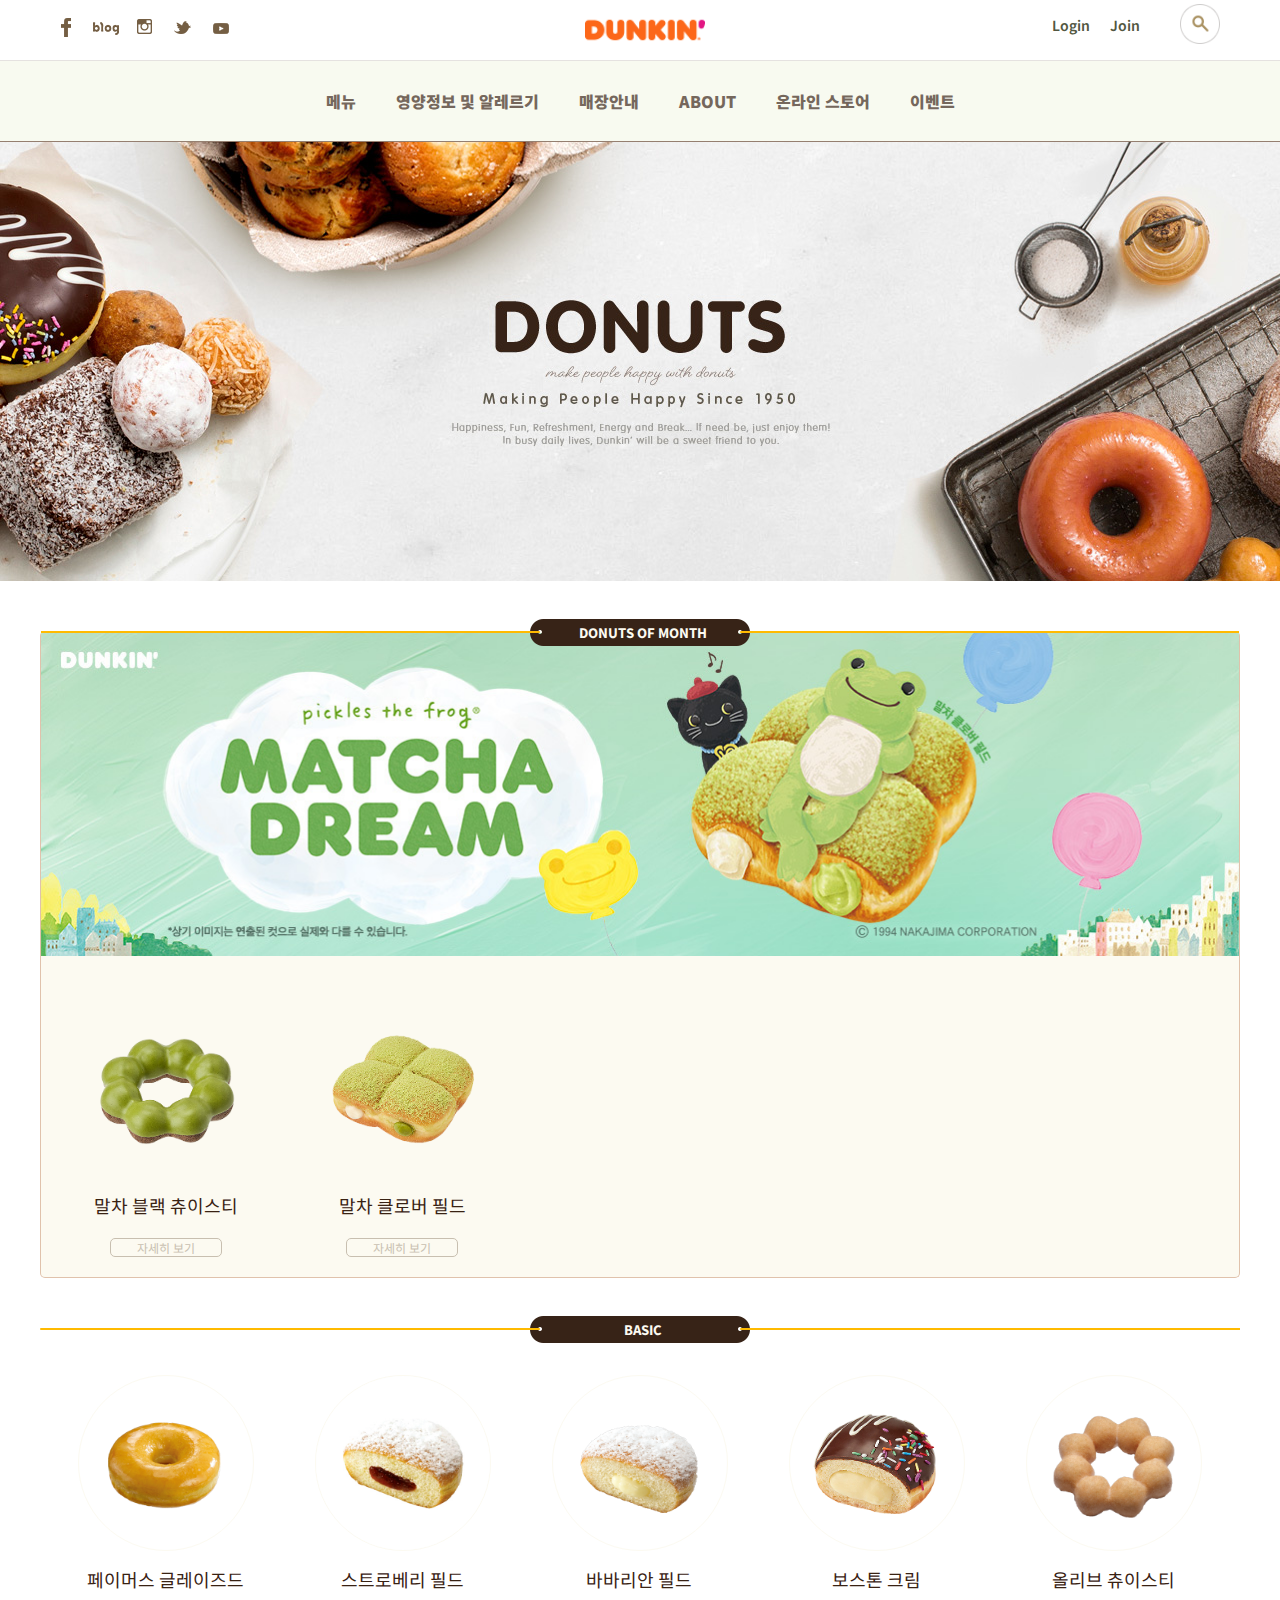
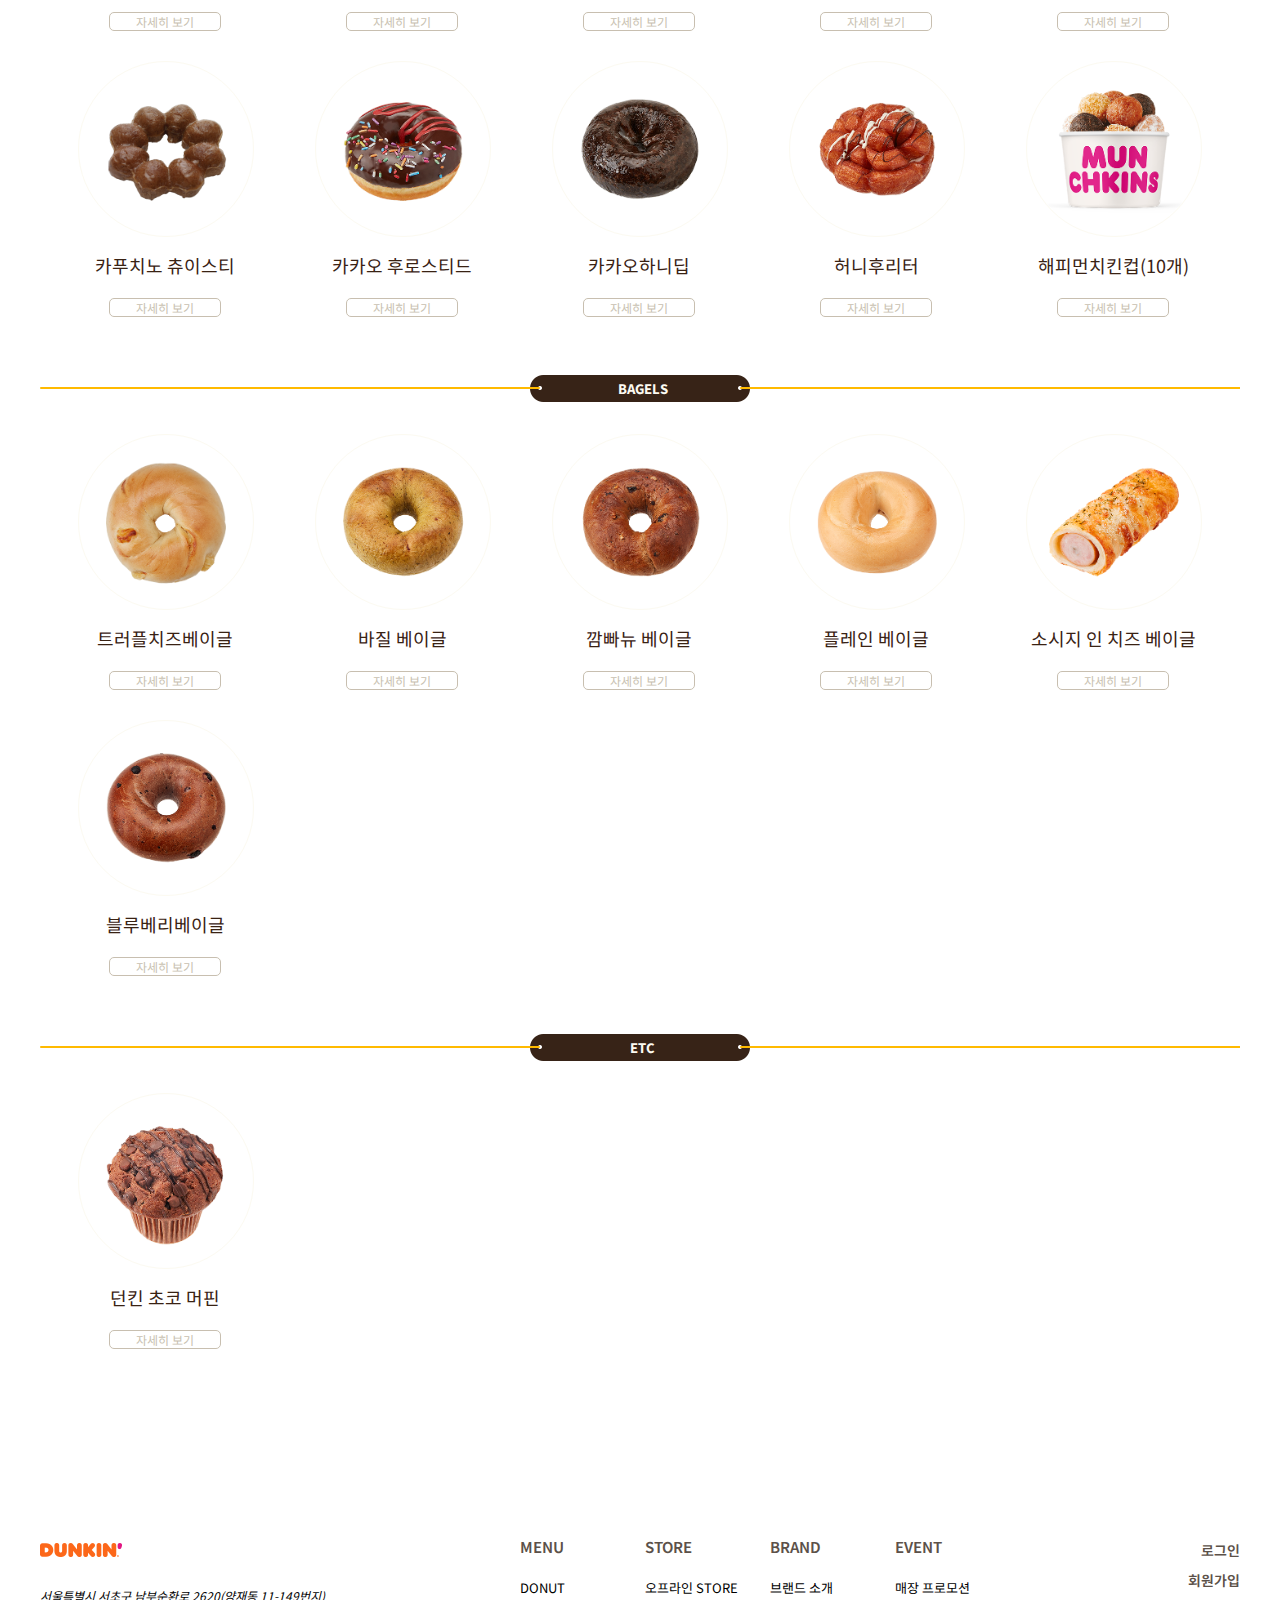
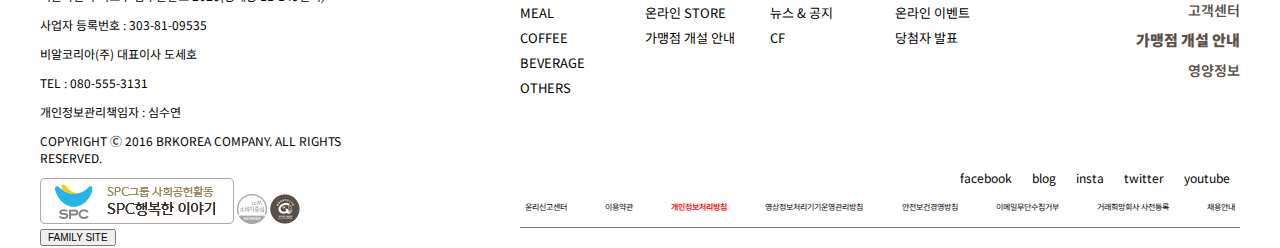
<file: 999.HMPF(2-1)(product).html>
<!DOCTYPE html>
<html lang="en">
<head>
    <meta charset="UTF-8">
    <meta name="viewport" content="width=device-width, initial-scale=1.0">
    <title>던킨도너츠</title>

    <script defer src="https://code.jquery.com/jquery-1.12.4.min.js"></script>
    <script defer src="./js/HMPF/999.h_f.js"></script>
    <script defer src="./js/HMPF/999.item_list2.js"></script>

    <link rel="stylesheet" href="./css/HMPF/999.h_f.css">
    <link rel="stylesheet" href="./css/HMPF/999.product.css">
    <link rel="stylesheet" href="./css/HMPF/999.index.css">
</head>
<body>

    <input type="checkbox" id="ham_chk">
    
    <div id="wrap">
        <header id="header">
            <input type="radio" name="menu_rd" id="menu_rd1" checked>
            <input type="radio" name="menu_rd" id="menu_rd2">
            <input type="radio" name="menu_rd" id="menu_rd3">
            <input type="radio" name="menu_rd" id="menu_rd4">
            <input type="radio" name="menu_rd" id="menu_rd5">
    
    
            <div class="h_top_B_L">
                <div class="contents_area">
                    <div class="h_top">
                        <div class="sns_icons">
                            <ul>
                                <li class="sns_icon">
                                    <a class="sns1" href="https://www.facebook.com/DunkinKorea" target="_blank"></a>
                                </li>
                                <li class="sns_icon">
                                    <a class="sns2" href="https://blog.naver.com/dunkin_kr" target="_blank"></a>
                                </li>
                                <li class="sns_icon">
                                    <a class="sns3" href="https://www.instagram.com/dunkin_kr/" target="_blank"></a>
                                </li>
                                <li class="sns_icon">
                                    <a class="sns4" href="https://twitter.com/i/flow/login?redirect_after_login=%2Fdunkin_kr" target="_blank"></a>
                                </li>
                                <li class="sns_icon">
                                    <a class="sns5" href="https://www.youtube.com/user/dunkindonutskorea" target="_blank"></a>
                                </li>
                            </ul>
                        </div>
                        <div class="h_top_L">
    
                            <label for="ham_chk" class="hamburger btn_ham" id="hamburger">
                                <span class="row"></span>
                                <span class="row"></span>
                                <span class="row"></span>
                            </label>
                        </div>
                        <div class="h_top_M">
                            <div class="logo">
                                <a href="./index.html"></a>
                            </div>
                        </div>
                        <div class="h_top_R">
                            <div class="log_search">
                                <ul>
                                    <li>
                                        <a class="loga" href="https://www.dunkindonuts.co.kr/sso/login.php" target="_blank">Login</a>
                                    </li>
                                    <li>
                                        <a class="loga" href="https://www.happypointcard.com/page/join/index.spc" target="_blank">Join</a>
                                    </li>
                                    <li>
                                        <img src="./img/던킨도너츠/icon/icon_search.png" alt="서치아이콘">
                                    </li>
                                </ul>
                            </div>
                        </div>
                    </div>
                </div>
            </div>
            <div class="h_bot">
                <ul class="nav_ul">
                    <li class="nav_li" data-idx="0">
                        <a class="nav_a" href="999.HMPF(2-1)(product).html">메뉴</a>
                    </li>
                    <li class="nav_li" data-idx="1">
                        <a class="nav_a" href="999.HMPF(2-1)(product).html">영양정보 및 알레르기</a>
                    </li>
                    <li class="nav_li" data-idx="2">
                        <a class="nav_a" href="999.HMPF(2-1)(product).html">매장안내</a>
                    </li>
                    <li class="nav_li" data-idx="3">
                        <a class="nav_a" href="999.HMPF(2-1)(product).html">ABOUT</a>
                    </li>
                    <li class="nav_li" data-idx="4">
                        <a class="nav_a" href="999.HMPF(2-1)(product).html">온라인 스토어</a>
                    </li>
                    <li class="nav_li" data-idx="5">
                        <a class="nav_a" href="999.HMPF(2-1)(product).html">이벤트</a>
                    </li>
                </ul>
                <div class="pan">
                    <div class="contents_area">
                        <div class="nav_pan nav_menu">
                            <div class="nav_sub_menu">
                                <ul>
                                    <li class="nav_depth0">
                                        <div class="main">
                                            <a class="nav_depth0_main_a" href="999.HMPF(2-1)(product).html">
                                                <span>DONUT</span>
                                            </a>
                                        </div>
                                        <div class="sub">
                                            <ul>
                                                <li>
                                                    <a class="nav_depth0_sub_a" href="999.HMPF(2-2)(item_list).html?cateNo=0">
                                                        <span>이달의 도넛(DOM)</span>
                                                    </a>
                                                </li>
                                                <li>
                                                    <a class="nav_depth0_sub_a" href="999.HMPF(2-2)(item_list).html?cateNo=1">
                                                        <span>베이직</span>
                                                    </a>
                                                </li>
                                                <li>
                                                    <a class="nav_depth0_sub_a" href="999.HMPF(2-2)(item_list).html?cateNo=2">
                                                        <span>베이글</span>
                                                    </a>
                                                </li>
                                                <li>
                                                    <a class="nav_depth0_sub_a" href="999.HMPF(2-2)(item_list).html?cateNo=3">
                                                        <span>기타</span>
                                                    </a>
                                                </li>
                                            </ul>
                                        </div>
                                    </li>
                                    <li class="nav_depth0">
                                        <div class="main">
                                            <a class="nav_depth0_main_a" href="#">
                                                <span>SANDWICHES</span>
                                            </a>
                                        </div>
                                        <div class="sub">
                                            <ul>
                                                <li>
                                                    <a class="nav_depth0_sub_a" href="#">
                                                        <span>핫샌드위치</span>
                                                    </a>
                                                </li>
                                                <li>
                                                    <a class="nav_depth0_sub_a" href="#">
                                                        <span>DD앳홈</span>
                                                    </a>
                                                </li>
                                                <li>
                                                    <a class="nav_depth0_sub_a" href="#">
                                                        <span>샐러드</span>
                                                    </a>
                                                </li>
                                            </ul>
                                        </div>
                                    </li>
                                    <li class="nav_depth0">
                                        <div class="main">
                                            <a class="nav_depth0_main_a" href="#">
                                                <span>COFFEE</span>
                                            </a>
                                        </div>
                                        <div class="sub">
                                            <ul>
                                                <li>
                                                    <a class="nav_depth0_sub_a" href="#">
                                                        <span>던킨 에스프레소</span>
                                                    </a>
                                                </li>
                                                <li>
                                                    <a class="nav_depth0_sub_a" href="#">
                                                        <span>브류드커피</span>
                                                    </a>
                                                </li>
                                                <li>
                                                    <a class="nav_depth0_sub_a" href="#">
                                                        <span>보스톤</span>
                                                    </a>
                                                </li>
                                                <li>
                                                    <a class="nav_depth0_sub_a" href="#">
                                                        <span>던카치노</span>
                                                    </a>
                                                </li>
                                                <li>
                                                    <a class="nav_depth0_sub_a" href="#">
                                                        <span>디카페인</span>
                                                    </a>
                                                </li>
                                            </ul>
                                        </div>
                                    </li>
                                    <li class="nav_depth0">
                                        <div class="main">
                                            <a class="nav_depth0_main_a" href="#">
                                                <span>BEVERAGE</span>
                                            </a>
                                        </div>
                                        <div class="sub">
                                            <ul>
                                                <li>
                                                    <a class="nav_depth0_sub_a" href="#">
                                                        <span>리프레셔</span>
                                                    </a>
                                                </li>
                                                <li>
                                                    <a class="nav_depth0_sub_a" href="#">
                                                        <span>에이드/아이스티</span>
                                                    </a>
                                                </li>
                                                <li>
                                                    <a class="nav_depth0_sub_a" href="#">
                                                        <span>쿨라타</span>
                                                    </a>
                                                </li>
                                                <li>
                                                    <a class="nav_depth0_sub_a" href="#">
                                                        <span>초코/티/티라떼</span>
                                                    </a>
                                                </li>
                                            </ul>
                                        </div>
                                    </li>
                                    <li class="nav_depth0">
                                        <div class="main">
                                            <a class="nav_depth0_main_a" href="#">
                                                <span>OTHERS</span>
                                            </a>
                                        </div>
                                        <div class="sub">
                                            <ul>
                                                <li>
                                                    <a class="nav_depth0_sub_a" href="#">
                                                        <span>커피상품</span>
                                                    </a>
                                                </li>
                                                <li>
                                                    <a class="nav_depth0_sub_a" href="#">
                                                        <span>선물</span>
                                                    </a>
                                                </li>
                                            </ul>
                                        </div>
                                    </li>
                                </ul>
                            </div>
                            <div class="nav_sub_menu_img"></div>
                        </div>

                        <div class="nav_pan nav_info">
                            <div class="nav_sub_menu empty"></div>
                            <div class="nav_sub_menu">
                                <ul>
                                    <li class="nav_depth0">
                                        <div class="main">
                                            <a class="nav_depth0_main_a" href="#">
                                                <span>영양정보</span>
                                            </a>
                                        </div>
                                        <div class="sub">
                                            <ul>
                                                <li>
                                                    <a class="nav_depth0_sub_a" href="#">
                                                        <span>DONUT</span>
                                                    </a>
                                                </li>
                                                <li>
                                                    <a class="nav_depth0_sub_a" href="#">
                                                        <span>SANDWICHES</span>
                                                    </a>
                                                </li>
                                                <li>
                                                    <a class="nav_depth0_sub_a" href="#">
                                                        <span>COFFEE</span>
                                                    </a>
                                                </li>
                                                <li>
                                                    <a class="nav_depth0_sub_a" href="#">
                                                        <span>BEVERAGE</span>
                                                    </a>
                                                </li>
                                            </ul>
                                        </div>
                                    </li>
                                </ul>
                            </div>
                        </div>

                        <div class="nav_pan nav_store">
                            <div class="nav_sub_menu">
                                <ul>
                                    <li class="nav_depth0">
                                        <div class="main">
                                            <a class="nav_depth0_main_a" href="#">
                                                <span>오프라인 STORE</span>
                                            </a>
                                        </div>
                                        <div class="sub">
                                            <ul>
                                                <li>
                                                    <a class="nav_depth0_sub_a" href="#">
                                                        <span>매장찾기</span>
                                                    </a>
                                                </li>
                                                <li>
                                                    <a class="nav_depth0_sub_a" href="#">
                                                        <span>신규 매장 안내</span>
                                                    </a>
                                                </li>
                                                <li>
                                                    <a class="nav_depth0_sub_a" href="#">
                                                        <span>품질경영우수가맹점</span>
                                                    </a>
                                                </li>
                                            </ul>
                                        </div>
                                    </li>
                                </ul>
                            </div>
                            <div class="nav_sub_menu">
                                <ul>
                                    <li class="nav_depth0">
                                        <div class="main">
                                            <a class="nav_depth0_main_a" href="#">
                                                <span>가맹점 개설 안내</span>
                                            </a>
                                        </div>
                                        <div class="sub">
                                            <ul>
                                                <li>
                                                    <a class="nav_depth0_sub_a" href="#">
                                                        <span>대한민국 가맹시장</span>
                                                    </a>
                                                </li>
                                                <li>
                                                    <a class="nav_depth0_sub_a" href="#">
                                                        <span>SPC와 함께하는 던킨</span>
                                                    </a>
                                                </li>
                                                <li>
                                                    <a class="nav_depth0_sub_a" href="#">
                                                        <span>25년간 사랑받는 던킨의 강점</span>
                                                    </a>
                                                </li>
                                                <li>
                                                    <a class="nav_depth0_sub_a" href="#">
                                                        <span>새로운 출발 안내</span>
                                                    </a>
                                                </li>
                                            </ul>
                                        </div>
                                    </li>
                                </ul>
                            </div>
                            <div class="nav_sub_menu empty"></div>
                            <div class="nav_sub_menu_img2"></div>
                            <div class="nav_sub_menu_img3"></div>
                        </div>

                        <div class="nav_pan nav_about">
                            <div class="nav_sub_menu">
                                <ul>
                                    <li class="nav_depth0">
                                        <div class="main">
                                            <a class="nav_depth0_main_a" href="#">
                                                <span>브랜드 소개</span>
                                            </a>
                                        </div>
                                        <div class="sub">
                                            <ul>
                                                <li>
                                                    <a class="nav_depth0_sub_a" href="#">
                                                        <span>던킨에 대해서<br>알아보세요</span>
                                                    </a>
                                                </li>
                                            </ul>
                                        </div>
                                    </li>
                                    <li class="nav_depth0">
                                        <div class="main">
                                            <a class="nav_depth0_main_a" href="#">
                                                <span>브랜드 소식</span>
                                            </a>
                                        </div>
                                        <div class="sub">
                                            <ul>
                                                <li>
                                                    <a class="nav_depth0_sub_a" href="#">
                                                        <span>던킨 소식을<br>알려드립니다</span>
                                                    </a>
                                                </li>
                                            </ul>
                                        </div>
                                    </li>
                                    <li class="nav_depth0">
                                        <div class="main">
                                            <a class="nav_depth0_main_a" href="#">
                                                <span>미디어 센터</span>
                                            </a>
                                        </div>
                                        <div class="sub">
                                            <ul>
                                                <li>
                                                    <a class="nav_depth0_sub_a" href="#">
                                                        <span>던킨의 보도자료들을<br>확인하세요</span>
                                                    </a>
                                                </li>
                                            </ul>
                                        </div>
                                    </li>
                                    <li class="nav_depth0">
                                        <div class="main">
                                            <a class="nav_depth0_main_a" href="#">
                                                <span>CF</span>
                                            </a>
                                        </div>
                                        <div class="sub">
                                            <ul>
                                                <li>
                                                    <a class="nav_depth0_sub_a" href="#">
                                                        <span>던킨 CF</span>
                                                    </a>
                                                </li>
                                            </ul>
                                        </div>
                                    </li>
                                </ul>
                            </div>
                            <div class="nav_sub_menu_img4"></div>
                            <div class="nav_sub_menu_img5"></div>
                        </div>

                        <div class="nav_pan nav_online">
                            <div class="nav_sub_menu empty"></div>
                            <div class="nav_sub_menu empty"></div>
                            <div class="nav_sub_menu_img6"></div>
                            <div class="nav_sub_menu_img7"></div>
                        </div>

                        <div class="nav_pan nav_event">
                            <div class="nav_sub_menu empty"></div>
                            <div class="nav_sub_menu">
                                <ul>
                                    <li class="nav_depth0">
                                        <div class="main">
                                            <a class="nav_depth0_main_a" href="#">
                                                <span>진행중인 이벤트</span>
                                            </a>
                                        </div>
                                    </li>
                                    <li class="nav_depth0">
                                        <div class="main">
                                            <a class="nav_depth0_main_a" href="#">
                                                <span>당첨자 발표</span>
                                            </a>
                                        </div>
                                    </li>
                                </ul>
                            </div>
                            <div class="nav_sub_menu_img8"></div>
                        </div>
                    </div>
                </div>
            </div>
        </header>


        <div class="ham_pan_box">
            <div class="ham_pan">
                <label for="ham_chk">닫기</label>

                <div class="pan_menu">
                    <div>
                        <input type="radio" name="pan_rd" id="pan_rd1" checked>

                        <!-- <input type="radio" name="pan_rd" id="pan_rd1"> -->
                        <div class="pan_btn pan_btn1">
                            <label for="pan_rd1">MENU</label>
                        </div>
                        <div class="pan_body">
                            <ul>
                                <li><a href="999.HMPF(2-1)(product).html" target="_self">Donut</a></li>
                                <li><a href="#">SANDWICHES</a></li>
                                <li><a href="#">COFFEE</a></li>
                                <li><a href="#">BEVERAGE</a></li>
                                <li><a href="#">OTHERS</a></li>
                            </ul>
                        </div>
                    </div>
                    
                    <div>
                        <input type="radio" name="pan_rd" id="pan_rd2">
                        <div class="pan_btn pan_btn2">
                            <label for="pan_rd2">영양정보 및 알레르기</label>
                        </div>
                        <div class="pan_body">
                            <ul>
                                <li><a href="#">Donut</a></li>
                                <li><a href="#">SANDWICHES</a></li>
                                <li><a href="#">COFFEE</a></li>
                                <li><a href="#">BEVERAGE</a></li>
                            </ul>
                        </div>
                    </div>

                    <div>
                        <input type="radio" name="pan_rd" id="pan_rd3">
                        <div class="pan_btn pan_btn3">
                            <label for="pan_rd3">매장안내</label>
                        </div>
                        <div class="pan_body">
                            <ul>
                                <li><a href="#">오프라인 STORE</a></li>
                                <li><a href="#">가맹점 개설 안내</a></li>
                            </ul>
                        </div>
                    </div>

                    <div>
                        <input type="radio" name="pan_rd" id="pan_rd4">
                        <div class="pan_btn pan_btn4">
                            <label for="pan_rd4">ABOUT</label>
                        </div>
                        <div class="pan_body">
                            <ul>
                                <li><a href="#">브랜드 소개</a></li>
                                <li><a href="#">브랜드 소식</a></li>
                                <li><a href="#">미디어 센터</a></li>
                                <li><a href="#">CF</a></li>
                            </ul>
                        </div>
                    </div>

                    <div>
                        <input type="radio" name="pan_rd" id="pan_rd5">
                        <div class="pan_btn pan_btn5">
                            <label for="pan_rd5">EVENT</label>
                        </div>
                        <div class="pan_body">
                            <ul>
                                <li><a href="#">진행중인 이벤트</a></li>
                                <li><a href="#">당첨자 발표</a></li>
                            </ul>
                        </div>
                    </div>
                </div>
            </div>
        </div>



    

        <main id="container">
            <div class="item_header">
                <div class="item_banner"></div>
            </div>
            <div class="contents_area">
                <div class="sec new_item_box">
                    <div class="new_title">
                        <a href="999.HMPF(2-2)(item_list).html?cateNo=0">
                            DONUTS OF MONTH
                        </a>
                    </div>
                    <div class="new_banner"></div>
                    <ul class="new_list">
                        <li><a href="999.HMPF(2-2)(item_list).html?cateNo=0">
                            <img class="item_img" src="./img/던킨도너츠/item/new/new0.png" alt="donuts">
                            <h4>말차 블랙 츄이스티</h4>
                            <p class="menu_p">자세히 보기</p>
                        </a></li>
                        <li><a href="999.HMPF(2-2)(item_list).html?cateNo=0">
                            <img class="item_img" src="./img/던킨도너츠/item/new/new1.png" alt="donuts">
                            <h4>말차 클로버 필드</h4>
                            <p class="menu_p">자세히 보기</p>
                        </a></li>
                    </ul>
                </div>

                <div class="sec new_item_box basic_item_box">
                    <div class="new_title">
                        <a href="999.HMPF(2-2)(item_list).html?cateNo=1">
                            BASIC
                        </a>
                    </div>
                    <ul class="new_list">
                        <li><a href="999.HMPF(2-2)(item_list).html?cateNo=1">
                            <img class="item_img" src="./img/던킨도너츠/item/basic/basic0.png" alt="donuts">
                            <h4>페이머스 글레이즈드</h4>
                            <p class="menu_p">자세히 보기</p>
                        </a></li>
                        <li><a href="999.HMPF(2-2)(item_list).html?cateNo=1">
                            <img class="item_img" src="./img/던킨도너츠/item/basic/basic1.jpg" alt="donuts">
                            <h4>스트로베리 필드</h4>
                            <p class="menu_p">자세히 보기</p>
                        </a></li>
                        <li><a href="999.HMPF(2-2)(item_list).html?cateNo=1">
                            <img class="item_img" src="./img/던킨도너츠/item/basic/basic2.png" alt="donuts">
                            <h4>바바리안 필드</h4>
                            <p class="menu_p">자세히 보기</p>
                        </a></li>
                        <li><a href="999.HMPF(2-2)(item_list).html?cateNo=1">
                            <img class="item_img" src="./img/던킨도너츠/item/basic/basic3.png" alt="donuts">
                            <h4>보스톤 크림</h4>
                            <p class="menu_p">자세히 보기</p>
                        </a></li>
                        <li><a href="999.HMPF(2-2)(item_list).html?cateNo=1">
                            <img class="item_img" src="./img/던킨도너츠/item/basic/basic4.png" alt="donuts">
                            <h4>올리브 츄이스티</h4>
                            <p class="menu_p">자세히 보기</p>
                        </a></li>
                        <li><a href="999.HMPF(2-2)(item_list).html?cateNo=1">
                            <img class="item_img" src="./img/던킨도너츠/item/basic/basic5.png" alt="donuts">
                            <h4>카푸치노 츄이스티</h4>
                            <p class="menu_p">자세히 보기</p>
                        </a></li>
                        <li><a href="999.HMPF(2-2)(item_list).html?cateNo=1">
                            <img class="item_img" src="./img/던킨도너츠/item/basic/basic6.png" alt="donuts">
                            <h4>카카오 후로스티드</h4>
                            <p class="menu_p">자세히 보기</p>
                        </a></li>
                        <li><a href="999.HMPF(2-2)(item_list).html?cateNo=1">
                            <img class="item_img" src="./img/던킨도너츠/item/basic/basic7.png" alt="donuts">
                            <h4>카카오하니딥</h4>
                            <p class="menu_p">자세히 보기</p>
                        </a></li>
                        <li><a href="999.HMPF(2-2)(item_list).html?cateNo=1">
                            <img class="item_img" src="./img/던킨도너츠/item/basic/basic8.png" alt="donuts">
                            <h4>허니후리터</h4>
                            <p class="menu_p">자세히 보기</p>
                        </a></li>
                        <li><a href="999.HMPF(2-2)(item_list).html?cateNo=1">
                            <img class="item_img" src="./img/던킨도너츠/item/basic/basic9.png" alt="donuts">
                            <h4>해피먼치킨컵(10개)</h4>
                            <p class="menu_p">자세히 보기</p>
                        </a></li>
                    </ul>
                </div>
                <div class="sec new_item_box basic_item_box nomal_item_box">
                    <div class="new_title">
                        <a href="999.HMPF(2-2)(item_list).html?cateNo=2">
                            BAGELS
                        </a>
                    </div>
                    <ul class="new_list">
                        <li><a href="999.HMPF(2-2)(item_list).html?cateNo=2">
                            <img class="item_img" src="./img/던킨도너츠/item/bagel/bagel0.png" alt="donuts">
                            <h4>트러플치즈베이글</h4>
                            <p class="menu_p">자세히 보기</p>
                        </a></li>
                        <li><a href="999.HMPF(2-2)(item_list).html?cateNo=2">
                            <img class="item_img" src="./img/던킨도너츠/item/bagel/bagel1.png" alt="donuts">
                            <h4>바질 베이글</h4>
                            <p class="menu_p">자세히 보기</p>
                        </a></li>
                        <li><a href="999.HMPF(2-2)(item_list).html?cateNo=2">
                            <img class="item_img" src="./img/던킨도너츠/item/bagel/bagel2.png" alt="donuts">
                            <h4>깜빠뉴 베이글</h4>
                            <p class="menu_p">자세히 보기</p>
                        </a></li>
                        <li><a href="999.HMPF(2-2)(item_list).html?cateNo=2">
                            <img class="item_img" src="./img/던킨도너츠/item/bagel/bagel3.png" alt="donuts">
                            <h4>플레인 베이글</h4>
                            <p class="menu_p">자세히 보기</p>
                        </a></li>
                        <li><a href="999.HMPF(2-2)(item_list).html?cateNo=2">
                            <img class="item_img" src="./img/던킨도너츠/item/bagel/bagel4.png" alt="donuts">
                            <h4>소시지 인 치즈 베이글</h4>
                            <p class="menu_p">자세히 보기</p>
                        </a></li>
                        <li><a href="999.HMPF(2-2)(item_list).html?cateNo=2">
                            <img class="item_img" src="./img/던킨도너츠/item/bagel/bagel5.png" alt="donuts">
                            <h4>블루베리베이글</h4>
                            <p class="menu_p">자세히 보기</p>
                        </a></li>
                    </ul>
                </div>
                <div class="sec new_item_box basic_item_box nomal_item_box">
                    <div class="new_title">
                        <a href="999.HMPF(2-2)(item_list).html?cateNo=3">
                            ETC
                        </a>
                    </div>
                    <ul class="new_list">
                        <li><a href="999.HMPF(2-2)(item_list).html?cateNo=3">
                            <img class="item_img" src="./img/던킨도너츠/item/etc.png" alt="donuts">
                            <h4>던킨 초코 머핀</h4>
                            <p class="menu_p">자세히 보기</p>
                        </a></li>
                    </ul>
                </div>
            </div>
        </main>

        <footer id="footer" class="contents_area">
            <div class="foot_inner">
                <div class="info">
                    <h1 class="footer_logo">
                        <img src="./img/던킨도너츠/footer/footer_logo.png" alt="">
                    </h1>
                    <address class="address">서울특별시 서초구 남부순환로 2620(양재동 11-149번지)</address>
                    <div>
                        <p>사업자 등록번호 : 303-81-09535</p>
                        <p>비알코리아(주) 대표이사 도세호</p>
                    </div>
                    <div>
                        <p>TEL : 080-555-3131</p>
                        <p>개인정보관리책임자 : 심수연</p>
                    </div>
                    <p class="copyright">COPYRIGHT Ⓒ 2016 BRKOREA COMPANY. ALL RIGHTS RESERVED.</p>
                    <div class="brand">
                        <a href="http://www.spc.co.kr/contributionAll" target="_blank">
                            <img src="./img/던킨도너츠/footer/footer_img_btn1.png" alt="">
                        </a>
                        <a href="http://www.kca.go.kr/ccm/" target="_blank">
                            <img src="./img/던킨도너츠/footer/footer_img_btn2_2.png" alt="">
                        </a>
                        <a href="http://knqa.ksa.or.kr/knqa/2276/subview.do" target="_blank">
                            <img src="./img/던킨도너츠/footer/footer_img_btn3.png" alt="">
                        </a>
                    </div>
                    <div class="familysite">
                        <button type="button">FAMILY SITE</button>
                    </div>
                </div>
                <div class="menu">
                    <div class="menu_top">
                        <div class="menu_L">
                            <ul>
                                <li>
                                    <a href="">MENU</a>
                                    <ul class="menu_liul">
                                        <li>DONUT</li>
                                        <li>MEAL</li>
                                        <li>COFFEE</li>
                                        <li>BEVERAGE</li>
                                        <li>OTHERS</li>
                                    </ul>
                                </li>
                                <li>
                                    <a href="">STORE</a>
                                    <ul class="menu_liul">
                                        <li>오프라인 STORE</li>
                                        <li>온라인 STORE</li>
                                        <li>가맹점 개설 안내</li>
                                    </ul>
                                </li>
                                <li>
                                    <a href="">BRAND</a>
                                    <ul class="menu_liul">
                                        <li>브랜드 소개</li>
                                        <li>뉴스 & 공지</li>
                                        <li>CF</li>
                                    </ul>
                                </li>
                                <li>
                                    <a href="">EVENT</a>
                                    <ul class="menu_liul">
                                        <li>매장 프로모션</li>
                                        <li>온라인 이벤트</li>
                                        <li>당첨자 발표</li>
                                    </ul>
                                </li>
                            </ul>
                        </div>
                        <div class="menu_R">
                            <ul>
                                <li>
                                    <a href="">로그인</a>
                                </li>
                                <li>
                                    <a href="">회원가입</a>
                                </li>
                                <li>
                                    <a href="">고객센터</a>
                                </li>
                                <li class="menu_R_info">
                                    <a href="">가맹점 개설 안내</a>
                                </li>
                                <li>
                                    <a href="">영양정보</a>
                                </li>
                            </ul>
                        </div>
                    </div>
                    <div class="sns_box">
                        <ul>
                            <li>
                                <a href="">facebook</a>
                            </li>
                            <li>
                                <a href="">blog</a>
                            </li>
                            <li>
                                <a href="">insta</a>
                            </li>
                            <li>
                                <a href="">twitter</a>
                            </li>
                            <li>
                                <a href="">youtube</a>
                            </li>
                        </ul>
                    </div>
                    <div class="policy">
                        <ul>
                            <li>윤리신고센터</li>
                            <li>이용약관</li>
                            <li class="privacy">개인정보처리방침</li>
                            <li>영상정보처리기기운영관리방침</li>
                            <li>안전보건경영방침</li>
                            <li>이메일무단수집거부</li>
                            <li>거래희망회사 사전등록</li>
                            <li>채용안내</li>
                        </ul>
                    </div>
                </div>
            </div>

            <div class="mobile_inner">
                <div class="mobile_info">
                    <div class="m_logo_box">
                        <img src="./img/던킨도너츠/footer/footer_logo.png" alt="">
                        <p>COPYRIGHT Ⓒ 2016 BRKOREA COMPANY. ALL RIGHTS RESERVED.</p>
                    </div>
                    <div class="policy">
                        <ul>
                            <li>윤리신고센터</li>
                            <li>이용약관</li>
                            <li class="privacy">개인정보처리방침</li>
                            <li>영상정보처리기기운영관리방침</li>
                            <li>안전보건경영방침</li>
                            <li>이메일무단수집거부</li>
                            <li>영양정보</li>
                        </ul>
                    </div>
                    <div class="m_foot_bot">
                        <div class="m_bot_L">
                            <div class="m_bot_L_t">
                                <div class="m_open">가맹점 개설</div>
                                <div class="m_customer">고객센터</div>
                                <div class="m_tel">TEL : 080-555-3131</div>
                            </div>
                            <div class="ppp">
                                <p>사업자 등록번호 : 303-81-09535 |  
                                비알코리아(주) 대표이사 도세호</p>
                                <p>서울특별시 서초구 남부순환로 2620(양재동 11-149번지) | 개인정보관리책임자 : 심수연</p>
                            </div>
                        </div>
                        <div class="m_bot_R">
                            <div class="familysite">
                                <button type="button">FAMILY SITE</button>
                            </div>
                        </div>
                    </div>
                </div>
            </div>
        </footer>
    </div>
</body>
</html>
</file>
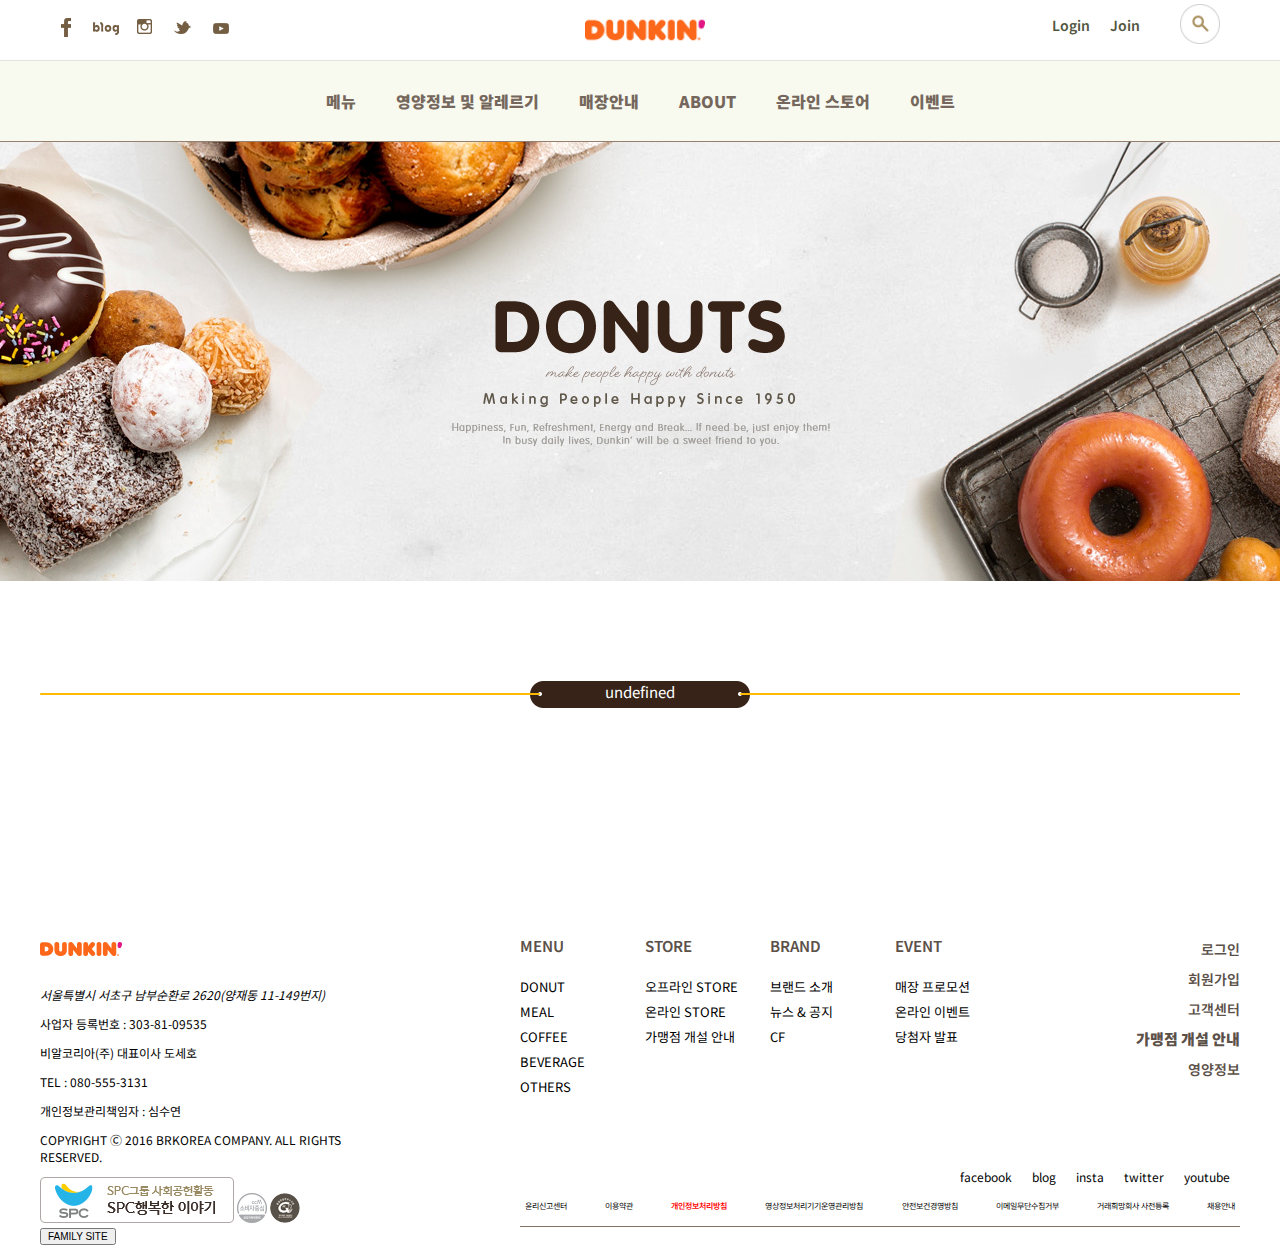
<file: 999.HMPF(2-2)(item_list).html>
<!DOCTYPE html>
<html lang="en">
<head>
    <meta charset="UTF-8">
    <meta name="viewport" content="width=device-width, initial-scale=1.0">
    <title>던킨도너츠</title>

    <script defer src="https://code.jquery.com/jquery-1.12.4.min.js"></script>
    <script defer src="./js/HMPF/999.h_f.js"></script>
    <script defer src="./js/HMPF/999.item.js"></script>
    <script defer src="./js/HMPF/999.item_list.js"></script>
    <script defer src="./js/HMPF/999.item_list2.js"></script>

    <link rel="stylesheet" href="./css/HMPF/999.h_f.css">
    <link rel="stylesheet" href="./css/HMPF/999.product.css">
    <link rel="stylesheet" href="./css/HMPF/999.item_list.css">
</head>
<body>

    <input type="checkbox" id="ham_chk">
    
    <div id="wrap">
        <header id="header">
            <input type="radio" name="menu_rd" id="menu_rd1" checked>
            <input type="radio" name="menu_rd" id="menu_rd2">
            <input type="radio" name="menu_rd" id="menu_rd3">
            <input type="radio" name="menu_rd" id="menu_rd4">
            <input type="radio" name="menu_rd" id="menu_rd5">
    
    
            <div class="h_top_B_L">
                <div class="contents_area">
                    <div class="h_top">
                        <div class="sns_icons">
                            <ul>
                                <li class="sns_icon">
                                    <a class="sns1" href="https://www.facebook.com/DunkinKorea" target="_blank"></a>
                                </li>
                                <li class="sns_icon">
                                    <a class="sns2" href="https://blog.naver.com/dunkin_kr" target="_blank"></a>
                                </li>
                                <li class="sns_icon">
                                    <a class="sns3" href="https://www.instagram.com/dunkin_kr/" target="_blank"></a>
                                </li>
                                <li class="sns_icon">
                                    <a class="sns4" href="https://twitter.com/i/flow/login?redirect_after_login=%2Fdunkin_kr" target="_blank"></a>
                                </li>
                                <li class="sns_icon">
                                    <a class="sns5" href="https://www.youtube.com/user/dunkindonutskorea" target="_blank"></a>
                                </li>
                            </ul>
                        </div>
                        <div class="h_top_L">
    
                            <label for="ham_chk" class="hamburger btn_ham" id="hamburger">
                                <span class="row"></span>
                                <span class="row"></span>
                                <span class="row"></span>
                            </label>
                        </div>
                    <div class="h_top_M">
                        <div class="logo">
                            <a href="./index.html"></a>
                        </div>
                    </div>
                    <div class="h_top_R">
                        <div class="log_search">
                            <ul>
                                <li>
                                    <a class="loga" href="https://www.dunkindonuts.co.kr/sso/login.php" target="_blank">Login</a>
                                </li>
                                <li>
                                    <a class="loga" href="https://www.happypointcard.com/page/join/index.spc" target="_blank">Join</a>
                                </li>
                                <li>
                                    <img src="./img/던킨도너츠/icon/icon_search.png" alt="서치아이콘">
                                </li>
                            </ul>
                        </div>
                    </div>
                </div>
            </div>
        </div>
        <div class="h_bot">
            <ul class="nav_ul">
                <li class="nav_li" data-idx="0">
                    <a class="nav_a" href="999.HMPF(2-1)(product).html">메뉴</a>
                </li>
                <li class="nav_li" data-idx="1">
                    <a class="nav_a" href="#">영양정보 및 알레르기</a>
                </li>
                <li class="nav_li" data-idx="2">
                    <a class="nav_a" href="#">매장안내</a>
                </li>
                <li class="nav_li" data-idx="3">
                    <a class="nav_a" href="#">ABOUT</a>
                </li>
                <li class="nav_li" data-idx="4">
                    <a class="nav_a" href="#">온라인 스토어</a>
                </li>
                <li class="nav_li" data-idx="5">
                    <a class="nav_a" href="#">이벤트</a>
                </li>
            </ul>
            <div class="pan">
                <div class="contents_area">
                    <div class="nav_pan nav_menu">
                        <div class="nav_sub_menu">
                            <ul>
                                <li class="nav_depth0">
                                    <div class="main">
                                        <a class="nav_depth0_main_a" href="999.HMPF(2-1)(product).html">
                                            <span>DONUT</span>
                                        </a>
                                    </div>
                                    <div class="sub">
                                        <ul>
                                            <li>
                                                <a class="nav_depth0_sub_a" href="999.HMPF(2-2)(item_list).html?cateNo=0">
                                                    <span>이달의 도넛(DOM)</span>
                                                </a>
                                            </li>
                                            <li>
                                                <a class="nav_depth0_sub_a" href="999.HMPF(2-2)(item_list).html?cateNo=1">
                                                    <span>베이직</span>
                                                </a>
                                            </li>
                                            <li>
                                                <a class="nav_depth0_sub_a" href="999.HMPF(2-2)(item_list).html?cateNo=2">
                                                    <span>베이글</span>
                                                </a>
                                            </li>
                                            <li>
                                                <a class="nav_depth0_sub_a" href="999.HMPF(2-2)(item_list).html?cateNo=3">
                                                    <span>기타</span>
                                                </a>
                                            </li>
                                        </ul>
                                    </div>
                                </li>
                                <li class="nav_depth0">
                                    <div class="main">
                                        <a class="nav_depth0_main_a" href="#">
                                            <span>SANDWICHES</span>
                                        </a>
                                    </div>
                                    <div class="sub">
                                        <ul>
                                            <li>
                                                <a class="nav_depth0_sub_a" href="#">
                                                    <span>핫샌드위치</span>
                                                </a>
                                            </li>
                                            <li>
                                                <a class="nav_depth0_sub_a" href="#">
                                                    <span>DD앳홈</span>
                                                </a>
                                            </li>
                                            <li>
                                                <a class="nav_depth0_sub_a" href="#">
                                                    <span>샐러드</span>
                                                </a>
                                            </li>
                                        </ul>
                                    </div>
                                </li>
                                <li class="nav_depth0">
                                    <div class="main">
                                        <a class="nav_depth0_main_a" href="#">
                                            <span>COFFEE</span>
                                        </a>
                                    </div>
                                    <div class="sub">
                                        <ul>
                                            <li>
                                                <a class="nav_depth0_sub_a" href="#">
                                                    <span>던킨 에스프레소</span>
                                                </a>
                                            </li>
                                            <li>
                                                <a class="nav_depth0_sub_a" href="#">
                                                    <span>브류드커피</span>
                                                </a>
                                            </li>
                                            <li>
                                                <a class="nav_depth0_sub_a" href="#">
                                                    <span>보스톤</span>
                                                </a>
                                            </li>
                                            <li>
                                                <a class="nav_depth0_sub_a" href="#">
                                                    <span>던카치노</span>
                                                </a>
                                            </li>
                                            <li>
                                                <a class="nav_depth0_sub_a" href="#">
                                                    <span>디카페인</span>
                                                </a>
                                            </li>
                                        </ul>
                                    </div>
                                </li>
                                <li class="nav_depth0">
                                    <div class="main">
                                        <a class="nav_depth0_main_a" href="#">
                                            <span>BEVERAGE</span>
                                        </a>
                                    </div>
                                    <div class="sub">
                                        <ul>
                                            <li>
                                                <a class="nav_depth0_sub_a" href="#">
                                                    <span>리프레셔</span>
                                                </a>
                                            </li>
                                            <li>
                                                <a class="nav_depth0_sub_a" href="#">
                                                    <span>에이드/아이스티</span>
                                                </a>
                                            </li>
                                            <li>
                                                <a class="nav_depth0_sub_a" href="#">
                                                    <span>쿨라타</span>
                                                </a>
                                            </li>
                                            <li>
                                                <a class="nav_depth0_sub_a" href="#">
                                                    <span>초코/티/티라떼</span>
                                                </a>
                                            </li>
                                        </ul>
                                    </div>
                                </li>
                                <li class="nav_depth0">
                                    <div class="main">
                                        <a class="nav_depth0_main_a" href="#">
                                            <span>OTHERS</span>
                                        </a>
                                    </div>
                                    <div class="sub">
                                        <ul>
                                            <li>
                                                <a class="nav_depth0_sub_a" href="#">
                                                    <span>커피상품</span>
                                                </a>
                                            </li>
                                            <li>
                                                <a class="nav_depth0_sub_a" href="#">
                                                    <span>선물</span>
                                                </a>
                                            </li>
                                        </ul>
                                    </div>
                                </li>
                            </ul>
                        </div>
                        <div class="nav_sub_menu_img"></div>
                    </div>

                    <div class="nav_pan nav_info">
                        <div class="nav_sub_menu empty"></div>
                        <div class="nav_sub_menu">
                            <ul>
                                <li class="nav_depth0">
                                    <div class="main">
                                        <a class="nav_depth0_main_a" href="#">
                                            <span>영양정보</span>
                                        </a>
                                    </div>
                                    <div class="sub">
                                        <ul>
                                            <li>
                                                <a class="nav_depth0_sub_a" href="#">
                                                    <span>DONUT</span>
                                                </a>
                                            </li>
                                            <li>
                                                <a class="nav_depth0_sub_a" href="#">
                                                    <span>SANDWICHES</span>
                                                </a>
                                            </li>
                                            <li>
                                                <a class="nav_depth0_sub_a" href="#">
                                                    <span>COFFEE</span>
                                                </a>
                                            </li>
                                            <li>
                                                <a class="nav_depth0_sub_a" href="#">
                                                    <span>BEVERAGE</span>
                                                </a>
                                            </li>
                                        </ul>
                                    </div>
                                </li>
                            </ul>
                        </div>
                    </div>

                    <div class="nav_pan nav_store">
                        <div class="nav_sub_menu">
                            <ul>
                                <li class="nav_depth0">
                                    <div class="main">
                                        <a class="nav_depth0_main_a" href="#">
                                            <span>오프라인 STORE</span>
                                        </a>
                                    </div>
                                    <div class="sub">
                                        <ul>
                                            <li>
                                                <a class="nav_depth0_sub_a" href="#">
                                                    <span>매장찾기</span>
                                                </a>
                                            </li>
                                            <li>
                                                <a class="nav_depth0_sub_a" href="#">
                                                    <span>신규 매장 안내</span>
                                                </a>
                                            </li>
                                            <li>
                                                <a class="nav_depth0_sub_a" href="#">
                                                    <span>품질경영우수가맹점</span>
                                                </a>
                                            </li>
                                        </ul>
                                    </div>
                                </li>
                            </ul>
                        </div>
                        <div class="nav_sub_menu">
                            <ul>
                                <li class="nav_depth0">
                                    <div class="main">
                                        <a class="nav_depth0_main_a" href="#">
                                            <span>가맹점 개설 안내</span>
                                        </a>
                                    </div>
                                    <div class="sub">
                                        <ul>
                                            <li>
                                                <a class="nav_depth0_sub_a" href="#">
                                                    <span>대한민국 가맹시장</span>
                                                </a>
                                            </li>
                                            <li>
                                                <a class="nav_depth0_sub_a" href="#">
                                                    <span>SPC와 함께하는 던킨</span>
                                                </a>
                                            </li>
                                            <li>
                                                <a class="nav_depth0_sub_a" href="#">
                                                    <span>25년간 사랑받는 던킨의 강점</span>
                                                </a>
                                            </li>
                                            <li>
                                                <a class="nav_depth0_sub_a" href="#">
                                                    <span>새로운 출발 안내</span>
                                                </a>
                                            </li>
                                        </ul>
                                    </div>
                                </li>
                            </ul>
                        </div>
                        <div class="nav_sub_menu empty"></div>
                        <div class="nav_sub_menu_img2"></div>
                        <div class="nav_sub_menu_img3"></div>
                    </div>

                    <div class="nav_pan nav_about">
                        <div class="nav_sub_menu">
                            <ul>
                                <li class="nav_depth0">
                                    <div class="main">
                                        <a class="nav_depth0_main_a" href="#">
                                            <span>브랜드 소개</span>
                                        </a>
                                    </div>
                                    <div class="sub">
                                        <ul>
                                            <li>
                                                <a class="nav_depth0_sub_a" href="#">
                                                    <span>던킨에 대해서<br>알아보세요</span>
                                                </a>
                                            </li>
                                        </ul>
                                    </div>
                                </li>
                                <li class="nav_depth0">
                                    <div class="main">
                                        <a class="nav_depth0_main_a" href="#">
                                            <span>브랜드 소식</span>
                                        </a>
                                    </div>
                                    <div class="sub">
                                        <ul>
                                            <li>
                                                <a class="nav_depth0_sub_a" href="#">
                                                    <span>던킨 소식을<br>알려드립니다</span>
                                                </a>
                                            </li>
                                        </ul>
                                    </div>
                                </li>
                                <li class="nav_depth0">
                                    <div class="main">
                                        <a class="nav_depth0_main_a" href="#">
                                            <span>미디어 센터</span>
                                        </a>
                                    </div>
                                    <div class="sub">
                                        <ul>
                                            <li>
                                                <a class="nav_depth0_sub_a" href="#">
                                                    <span>던킨의 보도자료들을<br>확인하세요</span>
                                                </a>
                                            </li>
                                        </ul>
                                    </div>
                                </li>
                                <li class="nav_depth0">
                                    <div class="main">
                                        <a class="nav_depth0_main_a" href="#">
                                            <span>CF</span>
                                        </a>
                                    </div>
                                    <div class="sub">
                                        <ul>
                                            <li>
                                                <a class="nav_depth0_sub_a" href="#">
                                                    <span>던킨 CF</span>
                                                </a>
                                            </li>
                                        </ul>
                                    </div>
                                </li>
                            </ul>
                        </div>
                        <div class="nav_sub_menu_img4"></div>
                        <div class="nav_sub_menu_img5"></div>
                    </div>

                    <div class="nav_pan nav_online">
                        <div class="nav_sub_menu empty"></div>
                        <div class="nav_sub_menu empty"></div>
                        <div class="nav_sub_menu_img6"></div>
                        <div class="nav_sub_menu_img7"></div>
                    </div>

                    <div class="nav_pan nav_event">
                        <div class="nav_sub_menu empty"></div>
                        <div class="nav_sub_menu">
                            <ul>
                                <li class="nav_depth0">
                                    <div class="main">
                                        <a class="nav_depth0_main_a" href="#">
                                            <span>진행중인 이벤트</span>
                                        </a>
                                    </div>
                                </li>
                                <li class="nav_depth0">
                                    <div class="main">
                                        <a class="nav_depth0_main_a" href="#">
                                            <span>당첨자 발표</span>
                                        </a>
                                    </div>
                                </li>
                            </ul>
                        </div>
                        <div class="nav_sub_menu_img8"></div>
                    </div>
                </div>
            </div>
        </div>
    </header>



    <div class="ham_pan_box">
        <div class="ham_pan">
            <label for="ham_chk">닫기</label>

            <div class="pan_menu">
                <div>
                    <input type="radio" name="pan_rd" id="pan_rd1" checked>

                    <!-- <input type="radio" name="pan_rd" id="pan_rd1"> -->
                    <div class="pan_btn pan_btn1">
                        <label for="pan_rd1">MENU</label>
                    </div>
                    <div class="pan_body">
                        <ul>
                            <li><a href="999.HMPF(2-1)(product).html" target="_self">Donut</a></li>
                            <li><a href="#">SANDWICHES</a></li>
                            <li><a href="#">COFFEE</a></li>
                            <li><a href="#">BEVERAGE</a></li>
                            <li><a href="#">OTHERS</a></li>
                        </ul>
                    </div>
                </div>
                
                <div>
                    <input type="radio" name="pan_rd" id="pan_rd2">
                    <div class="pan_btn pan_btn2">
                        <label for="pan_rd2">영양정보 및 알레르기</label>
                    </div>
                    <div class="pan_body">
                        <ul>
                            <li><a href="#">Donut</a></li>
                            <li><a href="#">SANDWICHES</a></li>
                            <li><a href="#">COFFEE</a></li>
                            <li><a href="#">BEVERAGE</a></li>
                        </ul>
                    </div>
                </div>

                <div>
                    <input type="radio" name="pan_rd" id="pan_rd3">
                    <div class="pan_btn pan_btn3">
                        <label for="pan_rd3">매장안내</label>
                    </div>
                    <div class="pan_body">
                        <ul>
                            <li><a href="#">오프라인 STORE</a></li>
                            <li><a href="#">가맹점 개설 안내</a></li>
                        </ul>
                    </div>
                </div>

                <div>
                    <input type="radio" name="pan_rd" id="pan_rd4">
                    <div class="pan_btn pan_btn4">
                        <label for="pan_rd4">ABOUT</label>
                    </div>
                    <div class="pan_body">
                        <ul>
                            <li><a href="#">브랜드 소개</a></li>
                            <li><a href="#">브랜드 소식</a></li>
                            <li><a href="#">미디어 센터</a></li>
                            <li><a href="#">CF</a></li>
                        </ul>
                    </div>
                </div>

                <div>
                    <input type="radio" name="pan_rd" id="pan_rd5">
                    <div class="pan_btn pan_btn5">
                        <label for="pan_rd5">EVENT</label>
                    </div>
                    <div class="pan_body">
                        <ul>
                            <li><a href="#">진행중인 이벤트</a></li>
                            <li><a href="#">당첨자 발표</a></li>
                        </ul>
                    </div>
                </div>
            </div>
        </div>
    </div>





    <main id="container">
        <div class="item_header">
            <div class="item_banner"></div>
        </div>
        <div class="sec contents_area" id="??">
            <div class="sec_title"></div>
            <div class="sec_body">
                <ul class="item_box">
                </ul>
            </div>
        </div>

        <!-- <div class="sec contents_area" id="??">
            <div class="sec new_item_box basic_item_box pos_init">ddddd</div>
            <div class="new_title">
                <ul class="new_list">
                </ul>
            </div>
        </div> -->
    </main>
    <footer id="footer" class="contents_area">
        <div class="foot_inner">
            <div class="info">
                <h1 class="footer_logo">
                    <img src="./img/던킨도너츠/footer/footer_logo.png" alt="">
                </h1>
                <address class="address">서울특별시 서초구 남부순환로 2620(양재동 11-149번지)</address>
                <div>
                    <p>사업자 등록번호 : 303-81-09535</p>
                    <p>비알코리아(주) 대표이사 도세호</p>
                </div>
                <div>
                    <p>TEL : 080-555-3131</p>
                    <p>개인정보관리책임자 : 심수연</p>
                </div>
                <p class="copyright">COPYRIGHT Ⓒ 2016 BRKOREA COMPANY. ALL RIGHTS RESERVED.</p>
                <div class="brand">
                    <a href="http://www.spc.co.kr/contributionAll" target="_blank">
                        <img src="./img/던킨도너츠/footer/footer_img_btn1.png" alt="">
                    </a>
                    <a href="http://www.kca.go.kr/ccm/" target="_blank">
                        <img src="./img/던킨도너츠/footer/footer_img_btn2_2.png" alt="">
                    </a>
                    <a href="http://knqa.ksa.or.kr/knqa/2276/subview.do" target="_blank">
                        <img src="./img/던킨도너츠/footer/footer_img_btn3.png" alt="">
                    </a>
                </div>
                <div class="familysite">
                    <button type="button">FAMILY SITE</button>
                </div>
            </div>
            <div class="menu">
                <div class="menu_top">
                    <div class="menu_L">
                        <ul>
                            <li>
                                <a href="">MENU</a>
                                <ul class="menu_liul">
                                    <li>DONUT</li>
                                    <li>MEAL</li>
                                    <li>COFFEE</li>
                                    <li>BEVERAGE</li>
                                    <li>OTHERS</li>
                                </ul>
                            </li>
                            <li>
                                <a href="">STORE</a>
                                <ul class="menu_liul">
                                    <li>오프라인 STORE</li>
                                    <li>온라인 STORE</li>
                                    <li>가맹점 개설 안내</li>
                                </ul>
                            </li>
                            <li>
                                <a href="">BRAND</a>
                                <ul class="menu_liul">
                                    <li>브랜드 소개</li>
                                    <li>뉴스 & 공지</li>
                                    <li>CF</li>
                                </ul>
                            </li>
                            <li>
                                <a href="">EVENT</a>
                                <ul class="menu_liul">
                                    <li>매장 프로모션</li>
                                    <li>온라인 이벤트</li>
                                    <li>당첨자 발표</li>
                                </ul>
                            </li>
                        </ul>
                    </div>
                    <div class="menu_R">
                        <ul>
                            <li>
                                <a href="">로그인</a>
                            </li>
                            <li>
                                <a href="">회원가입</a>
                            </li>
                            <li>
                                <a href="">고객센터</a>
                            </li>
                            <li class="menu_R_info">
                                <a href="">가맹점 개설 안내</a>
                            </li>
                            <li>
                                <a href="">영양정보</a>
                            </li>
                        </ul>
                    </div>
                </div>
                <div class="sns_box">
                    <ul>
                        <li>
                            <a href="">facebook</a>
                        </li>
                        <li>
                            <a href="">blog</a>
                        </li>
                        <li>
                            <a href="">insta</a>
                        </li>
                        <li>
                            <a href="">twitter</a>
                        </li>
                        <li>
                            <a href="">youtube</a>
                        </li>
                    </ul>
                </div>
                <div class="policy">
                    <ul>
                        <li>윤리신고센터</li>
                        <li>이용약관</li>
                        <li class="privacy">개인정보처리방침</li>
                        <li>영상정보처리기기운영관리방침</li>
                        <li>안전보건경영방침</li>
                        <li>이메일무단수집거부</li>
                        <li>거래희망회사 사전등록</li>
                        <li>채용안내</li>
                    </ul>
                </div>
            </div>
        </div>
        <div class="mobile_inner">
            <div class="mobile_info">
                <div class="m_logo_box">
                    <img src="./img/던킨도너츠/footer/footer_logo.png" alt="">
                    <p>COPYRIGHT Ⓒ 2016 BRKOREA COMPANY. ALL RIGHTS RESERVED.</p>
                </div>
                <div class="policy">
                    <ul>
                        <li>윤리신고센터</li>
                        <li>이용약관</li>
                        <li class="privacy">개인정보처리방침</li>
                        <li>영상정보처리기기운영관리방침</li>
                        <li>안전보건경영방침</li>
                        <li>이메일무단수집거부</li>
                        <li>영양정보</li>
                    </ul>
                </div>
                <div class="m_foot_bot">
                    <div class="m_bot_L">
                        <div class="m_bot_L_t">
                            <div class="m_open">가맹점 개설</div>
                            <div class="m_customer">고객센터</div>
                            <div class="m_tel">TEL : 080-555-3131</div>
                        </div>
                        <div class="ppp">
                            <p>사업자 등록번호 : 303-81-09535 |  
                            비알코리아(주) 대표이사 도세호</p>
                            <p>서울특별시 서초구 남부순환로 2620(양재동 11-149번지) | 개인정보관리책임자 : 심수연</p>
                        </div>
                    </div>
                    <div class="m_bot_R">
                        <div class="familysite">
                            <button type="button">FAMILY SITE</button>
                        </div>
                    </div>
                </div>
            </div>
        </div>
    </footer>
</div>
</body>
</html>
</file>
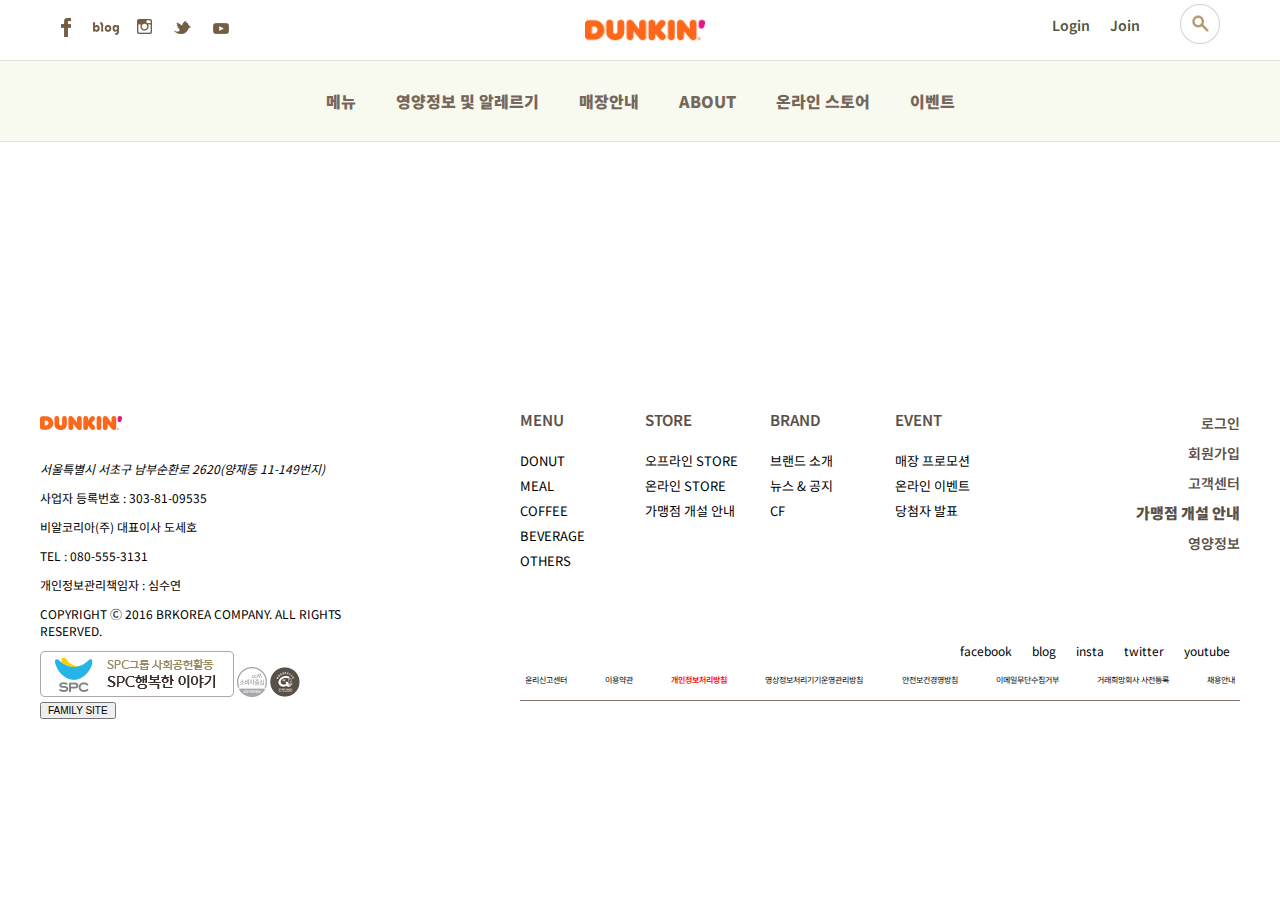
<file: 999.HMPF(3)(item).html>
<!DOCTYPE html>
<html lang="en">
<head>
    <meta charset="UTF-8">
    <meta name="viewport" content="width=device-width, initial-scale=1.0">
    <title>던킨도너츠</title>

    <script defer src="https://code.jquery.com/jquery-1.12.4.min.js"></script>
    <script defer src="./js/HMPF/999.h_f.js"></script>
    <script defer src="./js/HMPF/999.item_list.js"></script>
    <script defer src="./js/HMPF/999.item_list2.js"></script>
    <script defer src="./js/HMPF/999.item.js"></script>

    <link rel="stylesheet" href="./css/HMPF/999.h_f.css">
    <link rel="stylesheet" href="./css/HMPF/999.item.css">

</head>
<body>

<input type="checkbox" id="ham_chk">
    
<div id="wrap">
    <header id="header">
        <input type="radio" name="menu_rd" id="menu_rd1" checked>
        <input type="radio" name="menu_rd" id="menu_rd2">
        <input type="radio" name="menu_rd" id="menu_rd3">
        <input type="radio" name="menu_rd" id="menu_rd4">
        <input type="radio" name="menu_rd" id="menu_rd5">
        <input type="radio" name="menu_rd" id="menu_rd6">


        <div class="h_top_B_L">
            <div class="contents_area">
                <div class="h_top">
                    <div class="sns_icons">
                        <ul>
                            <li class="sns_icon">
                                <a class="sns1" href="https://www.facebook.com/DunkinKorea" target="_blank"></a>
                            </li>
                            <li class="sns_icon">
                                <a class="sns2" href="https://blog.naver.com/dunkin_kr" target="_blank"></a>
                            </li>
                            <li class="sns_icon">
                                <a class="sns3" href="https://www.instagram.com/dunkin_kr/" target="_blank"></a>
                            </li>
                            <li class="sns_icon">
                                <a class="sns4" href="https://twitter.com/i/flow/login?redirect_after_login=%2Fdunkin_kr" target="_blank"></a>
                            </li>
                            <li class="sns_icon">
                                <a class="sns5" href="https://www.youtube.com/user/dunkindonutskorea" target="_blank"></a>
                            </li>
                        </ul>
                    </div>
                    <div class="h_top_L">

                        <label for="ham_chk" class="hamburger btn_ham" id="hamburger">
                            <span class="row"></span>
                            <span class="row"></span>
                            <span class="row"></span>
                        </label>
                    </div>
                    <div class="h_top_M">
                        <div class="logo">
                            <a href="./index.html"></a>
                        </div>
                    </div>
                    <div class="h_top_R">
                        <div class="log_search">
                            <ul>
                                <li>
                                    <a class="loga" href="https://www.dunkindonuts.co.kr/sso/login.php" target="_blank">Login</a>
                                </li>
                                <li>
                                    <a class="loga" href="https://www.happypointcard.com/page/join/index.spc" target="_blank">Join</a>
                                </li>
                                <li>
                                    <img src="./img/던킨도너츠/icon/icon_search.png" alt="서치아이콘">
                                </li>
                            </ul>
                        </div>
                    </div>
                </div>
            </div>
        </div>
        <div class="h_bot">
            <ul class="nav_ul">
                <li class="nav_li" data-idx="0">
                    <label for="menu_rd1"><a class="nav_a" href="999.HMPF(2-1)(product).html">메뉴</a></label>
                </li>
                <li class="nav_li" data-idx="1">
                    <label for="menu_rd2"><a class="nav_a" href="#">영양정보 및 알레르기</a></label>
                </li>
                <li class="nav_li" data-idx="2">
                    <label for="menu_rd3"><a class="nav_a" href="#">매장안내</a></label>
                </li>
                <li class="nav_li" data-idx="3">
                    <label for="menu_rd4"><a class="nav_a" href="#">ABOUT</a></label>
                </li>
                <li class="nav_li" data-idx="4">
                    <label for="menu_rd5"><a class="nav_a" href="#">온라인 스토어</a></label>
                </li>
                <li class="nav_li" data-idx="5">
                    <label for="menu_rd6"><a class="nav_a" href="#">이벤트</a></label>
                </li>
            </ul>
            <div class="pan">
                <div class="contents_area">
                    <div class="nav_pan nav_menu">
                        <div class="nav_sub_menu">
                            <ul>
                                <li class="nav_depth0">
                                    <div class="main">
                                        <a class="nav_depth0_main_a" href="999.HMPF(2-1)(product).html">
                                            <span>DONUT</span>
                                        </a>
                                    </div>
                                    <div class="sub">
                                        <ul>
                                            <li>
                                                <a class="nav_depth0_sub_a" href="999.HMPF(2-2)(item_list).html?cateNo=0">
                                                    <span>이달의 도넛(DOM)</span>
                                                </a>
                                            </li>
                                            <li>
                                                <a class="nav_depth0_sub_a" href="999.HMPF(2-2)(item_list).html?cateNo=1">
                                                    <span>베이직</span>
                                                </a>
                                            </li>
                                            <li>
                                                <a class="nav_depth0_sub_a" href="999.HMPF(2-2)(item_list).html?cateNo=2">
                                                    <span>베이글</span>
                                                </a>
                                            </li>
                                            <li>
                                                <a class="nav_depth0_sub_a" href="999.HMPF(2-2)(item_list).html?cateNo=3">
                                                    <span>기타</span>
                                                </a>
                                            </li>
                                        </ul>
                                    </div>
                                </li>
                                <li class="nav_depth0">
                                    <div class="main">
                                        <a class="nav_depth0_main_a" href="#">
                                            <span>SANDWICHES</span>
                                        </a>
                                    </div>
                                    <div class="sub">
                                        <ul>
                                            <li>
                                                <a class="nav_depth0_sub_a" href="#">
                                                    <span>핫샌드위치</span>
                                                </a>
                                            </li>
                                            <li>
                                                <a class="nav_depth0_sub_a" href="#">
                                                    <span>DD앳홈</span>
                                                </a>
                                            </li>
                                            <li>
                                                <a class="nav_depth0_sub_a" href="#">
                                                    <span>샐러드</span>
                                                </a>
                                            </li>
                                        </ul>
                                    </div>
                                </li>
                                <li class="nav_depth0">
                                    <div class="main">
                                        <a class="nav_depth0_main_a" href="#">
                                            <span>COFFEE</span>
                                        </a>
                                    </div>
                                    <div class="sub">
                                        <ul>
                                            <li>
                                                <a class="nav_depth0_sub_a" href="#">
                                                    <span>던킨 에스프레소</span>
                                                </a>
                                            </li>
                                            <li>
                                                <a class="nav_depth0_sub_a" href="#">
                                                    <span>브류드커피</span>
                                                </a>
                                            </li>
                                            <li>
                                                <a class="nav_depth0_sub_a" href="#">
                                                    <span>보스톤</span>
                                                </a>
                                            </li>
                                            <li>
                                                <a class="nav_depth0_sub_a" href="#">
                                                    <span>던카치노</span>
                                                </a>
                                            </li>
                                            <li>
                                                <a class="nav_depth0_sub_a" href="#">
                                                    <span>디카페인</span>
                                                </a>
                                            </li>
                                        </ul>
                                    </div>
                                </li>
                                <li class="nav_depth0">
                                    <div class="main">
                                        <a class="nav_depth0_main_a" href="#">
                                            <span>BEVERAGE</span>
                                        </a>
                                    </div>
                                    <div class="sub">
                                        <ul>
                                            <li>
                                                <a class="nav_depth0_sub_a" href="#">
                                                    <span>리프레셔</span>
                                                </a>
                                            </li>
                                            <li>
                                                <a class="nav_depth0_sub_a" href="#">
                                                    <span>에이드/아이스티</span>
                                                </a>
                                            </li>
                                            <li>
                                                <a class="nav_depth0_sub_a" href="#">
                                                    <span>쿨라타</span>
                                                </a>
                                            </li>
                                            <li>
                                                <a class="nav_depth0_sub_a" href="#">
                                                    <span>초코/티/티라떼</span>
                                                </a>
                                            </li>
                                        </ul>
                                    </div>
                                </li>
                                <li class="nav_depth0">
                                    <div class="main">
                                        <a class="nav_depth0_main_a" href="#">
                                            <span>OTHERS</span>
                                        </a>
                                    </div>
                                    <div class="sub">
                                        <ul>
                                            <li>
                                                <a class="nav_depth0_sub_a" href="#">
                                                    <span>커피상품</span>
                                                </a>
                                            </li>
                                            <li>
                                                <a class="nav_depth0_sub_a" href="#">
                                                    <span>선물</span>
                                                </a>
                                            </li>
                                        </ul>
                                    </div>
                                </li>
                            </ul>
                        </div>
                        <div class="nav_sub_menu_img"></div>
                    </div>

                    <div class="nav_pan nav_info">
                        <div class="nav_sub_menu empty"></div>
                        <div class="nav_sub_menu">
                            <ul>
                                <li class="nav_depth0">
                                    <div class="main">
                                        <a class="nav_depth0_main_a" href="#">
                                            <span>영양정보</span>
                                        </a>
                                    </div>
                                    <div class="sub">
                                        <ul>
                                            <li>
                                                <a class="nav_depth0_sub_a" href="#">
                                                    <span>DONUT</span>
                                                </a>
                                            </li>
                                            <li>
                                                <a class="nav_depth0_sub_a" href="#">
                                                    <span>SANDWICHES</span>
                                                </a>
                                            </li>
                                            <li>
                                                <a class="nav_depth0_sub_a" href="#">
                                                    <span>COFFEE</span>
                                                </a>
                                            </li>
                                            <li>
                                                <a class="nav_depth0_sub_a" href="#">
                                                    <span>BEVERAGE</span>
                                                </a>
                                            </li>
                                        </ul>
                                    </div>
                                </li>
                            </ul>
                        </div>
                    </div>

                    <div class="nav_pan nav_store">
                        <div class="nav_sub_menu">
                            <ul>
                                <li class="nav_depth0">
                                    <div class="main">
                                        <a class="nav_depth0_main_a" href="#">
                                            <span>오프라인 STORE</span>
                                        </a>
                                    </div>
                                    <div class="sub">
                                        <ul>
                                            <li>
                                                <a class="nav_depth0_sub_a" href="#">
                                                    <span>매장찾기</span>
                                                </a>
                                            </li>
                                            <li>
                                                <a class="nav_depth0_sub_a" href="#">
                                                    <span>신규 매장 안내</span>
                                                </a>
                                            </li>
                                            <li>
                                                <a class="nav_depth0_sub_a" href="#">
                                                    <span>품질경영우수가맹점</span>
                                                </a>
                                            </li>
                                        </ul>
                                    </div>
                                </li>
                            </ul>
                        </div>
                        <div class="nav_sub_menu">
                            <ul>
                                <li class="nav_depth0">
                                    <div class="main">
                                        <a class="nav_depth0_main_a" href="#">
                                            <span>가맹점 개설 안내</span>
                                        </a>
                                    </div>
                                    <div class="sub">
                                        <ul>
                                            <li>
                                                <a class="nav_depth0_sub_a" href="#">
                                                    <span>대한민국 가맹시장</span>
                                                </a>
                                            </li>
                                            <li>
                                                <a class="nav_depth0_sub_a" href="#">
                                                    <span>SPC와 함께하는 던킨</span>
                                                </a>
                                            </li>
                                            <li>
                                                <a class="nav_depth0_sub_a" href="#">
                                                    <span>25년간 사랑받는 던킨의 강점</span>
                                                </a>
                                            </li>
                                            <li>
                                                <a class="nav_depth0_sub_a" href="#">
                                                    <span>새로운 출발 안내</span>
                                                </a>
                                            </li>
                                        </ul>
                                    </div>
                                </li>
                            </ul>
                        </div>
                        <div class="nav_sub_menu empty"></div>
                        <div class="nav_sub_menu_img2"></div>
                        <div class="nav_sub_menu_img3"></div>
                    </div>

                    <div class="nav_pan nav_about">
                        <div class="nav_sub_menu">
                            <ul>
                                <li class="nav_depth0">
                                    <div class="main">
                                        <a class="nav_depth0_main_a" href="#">
                                            <span>브랜드 소개</span>
                                        </a>
                                    </div>
                                    <div class="sub">
                                        <ul>
                                            <li>
                                                <a class="nav_depth0_sub_a" href="#">
                                                    <span>던킨에 대해서<br>알아보세요</span>
                                                </a>
                                            </li>
                                        </ul>
                                    </div>
                                </li>
                                <li class="nav_depth0">
                                    <div class="main">
                                        <a class="nav_depth0_main_a" href="#">
                                            <span>브랜드 소식</span>
                                        </a>
                                    </div>
                                    <div class="sub">
                                        <ul>
                                            <li>
                                                <a class="nav_depth0_sub_a" href="#">
                                                    <span>던킨 소식을<br>알려드립니다</span>
                                                </a>
                                            </li>
                                        </ul>
                                    </div>
                                </li>
                                <li class="nav_depth0">
                                    <div class="main">
                                        <a class="nav_depth0_main_a" href="#">
                                            <span>미디어 센터</span>
                                        </a>
                                    </div>
                                    <div class="sub">
                                        <ul>
                                            <li>
                                                <a class="nav_depth0_sub_a" href="#">
                                                    <span>던킨의 보도자료들을<br>확인하세요</span>
                                                </a>
                                            </li>
                                        </ul>
                                    </div>
                                </li>
                                <li class="nav_depth0">
                                    <div class="main">
                                        <a class="nav_depth0_main_a" href="#">
                                            <span>CF</span>
                                        </a>
                                    </div>
                                    <div class="sub">
                                        <ul>
                                            <li>
                                                <a class="nav_depth0_sub_a" href="#">
                                                    <span>던킨 CF</span>
                                                </a>
                                            </li>
                                        </ul>
                                    </div>
                                </li>
                            </ul>
                        </div>
                        <div class="nav_sub_menu_img4"></div>
                        <div class="nav_sub_menu_img5"></div>
                    </div>

                    <div class="nav_pan nav_online">
                        <div class="nav_sub_menu empty"></div>
                        <div class="nav_sub_menu empty"></div>
                        <div class="nav_sub_menu_img6"></div>
                        <div class="nav_sub_menu_img7"></div>
                    </div>

                    <div class="nav_pan nav_event">
                        <div class="nav_sub_menu empty"></div>
                        <div class="nav_sub_menu">
                            <ul>
                                <li class="nav_depth0">
                                    <div class="main">
                                        <a class="nav_depth0_main_a" href="#">
                                            <span>진행중인 이벤트</span>
                                        </a>
                                    </div>
                                </li>
                                <li class="nav_depth0">
                                    <div class="main">
                                        <a class="nav_depth0_main_a" href="#">
                                            <span>당첨자 발표</span>
                                        </a>
                                    </div>
                                </li>
                            </ul>
                        </div>
                        <div class="nav_sub_menu_img8"></div>
                    </div>
                </div>
            </div>
        </div>
    </header>


    <div class="ham_pan_box">
        <div class="ham_pan">
            <label for="ham_chk">닫기</label>

            <div class="pan_menu">
                <div>
                    <input type="radio" name="pan_rd" id="pan_rd1" checked>

                    <!-- <input type="radio" name="pan_rd" id="pan_rd1"> -->
                    <div class="pan_btn pan_btn1">
                        <label for="pan_rd1">MENU</label>
                    </div>
                    <div class="pan_body">
                        <ul>
                            <li><a href="999.HMPF(2-1)(product).html" target="_self">Donut</a></li>
                            <li><a href="#">SANDWICHES</a></li>
                            <li><a href="#">COFFEE</a></li>
                            <li><a href="#">BEVERAGE</a></li>
                            <li><a href="#">OTHERS</a></li>
                        </ul>
                    </div>
                </div>
                
                <div>
                    <input type="radio" name="pan_rd" id="pan_rd2">
                    <div class="pan_btn pan_btn2">
                        <label for="pan_rd2">영양정보 및 알레르기</label>
                    </div>
                    <div class="pan_body">
                        <ul>
                            <li><a href="#">Donut</a></li>
                            <li><a href="#">SANDWICHES</a></li>
                            <li><a href="#">COFFEE</a></li>
                            <li><a href="#">BEVERAGE</a></li>
                        </ul>
                    </div>
                </div>

                <div>
                    <input type="radio" name="pan_rd" id="pan_rd3">
                    <div class="pan_btn pan_btn3">
                        <label for="pan_rd3">매장안내</label>
                    </div>
                    <div class="pan_body">
                        <ul>
                            <li><a href="#">오프라인 STORE</a></li>
                            <li><a href="#">가맹점 개설 안내</a></li>
                        </ul>
                    </div>
                </div>

                <div>
                    <input type="radio" name="pan_rd" id="pan_rd4">
                    <div class="pan_btn pan_btn4">
                        <label for="pan_rd4">ABOUT</label>
                    </div>
                    <div class="pan_body">
                        <ul>
                            <li><a href="#">브랜드 소개</a></li>
                            <li><a href="#">브랜드 소식</a></li>
                            <li><a href="#">미디어 센터</a></li>
                            <li><a href="#">CF</a></li>
                        </ul>
                    </div>
                </div>

                <div>
                    <input type="radio" name="pan_rd" id="pan_rd5">
                    <div class="pan_btn pan_btn5">
                        <label for="pan_rd5">EVENT</label>
                    </div>
                    <div class="pan_body">
                        <ul>
                            <li><a href="#">진행중인 이벤트</a></li>
                            <li><a href="#">당첨자 발표</a></li>
                        </ul>
                    </div>
                </div>
            </div>
        </div>
    </div>


    <main id="container">
        <div class="contents_area">
            <div class="detail_box"></div>
        </div>
    </main>
    <footer id="footer" class="contents_area">
        <div class="foot_inner">
            <div class="info">
                <h1 class="footer_logo">
                    <img src="./img/던킨도너츠/footer/footer_logo.png" alt="">
                </h1>
                <address class="address">서울특별시 서초구 남부순환로 2620(양재동 11-149번지)</address>
                <div>
                    <p>사업자 등록번호 : 303-81-09535</p>
                    <p>비알코리아(주) 대표이사 도세호</p>
                </div>
                <div>
                    <p>TEL : 080-555-3131</p>
                    <p>개인정보관리책임자 : 심수연</p>
                </div>
                <p class="copyright">COPYRIGHT Ⓒ 2016 BRKOREA COMPANY. ALL RIGHTS RESERVED.</p>
                <div class="brand">
                    <a href="http://www.spc.co.kr/contributionAll" target="_blank">
                        <img src="./img/던킨도너츠/footer/footer_img_btn1.png" alt="">
                    </a>
                    <a href="http://www.kca.go.kr/ccm/" target="_blank">
                        <img src="./img/던킨도너츠/footer/footer_img_btn2_2.png" alt="">
                    </a>
                    <a href="http://knqa.ksa.or.kr/knqa/2276/subview.do" target="_blank">
                        <img src="./img/던킨도너츠/footer/footer_img_btn3.png" alt="">
                    </a>
                </div>
                <div class="familysite">
                    <button type="button">FAMILY SITE</button>
                </div>
            </div>
            <div class="menu">
                <div class="menu_top">
                    <div class="menu_L">
                        <ul>
                            <li>
                                <a href="">MENU</a>
                                <ul class="menu_liul">
                                    <li>DONUT</li>
                                    <li>MEAL</li>
                                    <li>COFFEE</li>
                                    <li>BEVERAGE</li>
                                    <li>OTHERS</li>
                                </ul>
                            </li>
                            <li>
                                <a href="">STORE</a>
                                <ul class="menu_liul">
                                    <li>오프라인 STORE</li>
                                    <li>온라인 STORE</li>
                                    <li>가맹점 개설 안내</li>
                                </ul>
                            </li>
                            <li>
                                <a href="">BRAND</a>
                                <ul class="menu_liul">
                                    <li>브랜드 소개</li>
                                    <li>뉴스 & 공지</li>
                                    <li>CF</li>
                                </ul>
                            </li>
                            <li>
                                <a href="">EVENT</a>
                                <ul class="menu_liul">
                                    <li>매장 프로모션</li>
                                    <li>온라인 이벤트</li>
                                    <li>당첨자 발표</li>
                                </ul>
                            </li>
                        </ul>
                    </div>
                    <div class="menu_R">
                        <ul>
                            <li>
                                <a href="">로그인</a>
                            </li>
                            <li>
                                <a href="">회원가입</a>
                            </li>
                            <li>
                                <a href="">고객센터</a>
                            </li>
                            <li class="menu_R_info">
                                <a href="">가맹점 개설 안내</a>
                            </li>
                            <li>
                                <a href="">영양정보</a>
                            </li>
                        </ul>
                    </div>
                </div>
                <div class="sns_box">
                    <ul>
                        <li>
                            <a href="">facebook</a>
                        </li>
                        <li>
                            <a href="">blog</a>
                        </li>
                        <li>
                            <a href="">insta</a>
                        </li>
                        <li>
                            <a href="">twitter</a>
                        </li>
                        <li>
                            <a href="">youtube</a>
                        </li>
                    </ul>
                </div>
                <div class="policy">
                    <ul>
                        <li>윤리신고센터</li>
                        <li>이용약관</li>
                        <li class="privacy">개인정보처리방침</li>
                        <li>영상정보처리기기운영관리방침</li>
                        <li>안전보건경영방침</li>
                        <li>이메일무단수집거부</li>
                        <li>거래희망회사 사전등록</li>
                        <li>채용안내</li>
                    </ul>
                </div>
            </div>
        </div>


        <div class="mobile_inner">
            <div class="mobile_info">
                <div class="m_logo_box">
                    <img src="./img/던킨도너츠/footer/footer_logo.png" alt="">
                    <p>COPYRIGHT Ⓒ 2016 BRKOREA COMPANY. ALL RIGHTS RESERVED.</p>
                </div>
                <div class="policy">
                    <ul>
                        <li>윤리신고센터</li>
                        <li>이용약관</li>
                        <li class="privacy">개인정보처리방침</li>
                        <li>영상정보처리기기운영관리방침</li>
                        <li>안전보건경영방침</li>
                        <li>이메일무단수집거부</li>
                        <li>영양정보</li>
                    </ul>
                </div>
                <div class="m_foot_bot">
                    <div class="m_bot_L">
                        <div class="m_bot_L_t">
                            <div class="m_open">가맹점 개설</div>
                            <div class="m_customer">고객센터</div>
                            <div class="m_tel">TEL : 080-555-3131</div>
                        </div>
                        <div class="ppp">
                            <p>사업자 등록번호 : 303-81-09535 |  
                            비알코리아(주) 대표이사 도세호</p>
                            <p>서울특별시 서초구 남부순환로 2620(양재동 11-149번지) | 개인정보관리책임자 : 심수연</p>
                        </div>
                    </div>
                    <div class="m_bot_R">
                        <div class="familysite">
                            <button type="button">FAMILY SITE</button>
                        </div>
                    </div>
                </div>
            </div>
        </div>
    </footer>
</div>
</body>
</html>
</file>
<file: css/HMPF/999.h_f.css>
@import url('https://fonts.googleapis.com/css2?family=Noto+Sans+KR:wght@100..900&display=swap');

body {
    margin: 0;
    padding-top: 142px;
    font-family: "Noto Sans KR", sans-serif;
}
.contents_area {
    width: 100%;
    max-width: 1200px;
    margin: 0 auto;

    height: 100%;
}
ul {
    list-style: none;
    padding: 0;
    margin: 0;
}
a {
    text-decoration: none;
    color: inherit;
}
#wrap {}

/* header */
#header {
    position: relative;
    position: fixed;
    left: 0;
    top: 0;
    z-index: 999;
    width: 100%;
}
.h_top_B_L {
    background-color: #fff;
}
.h_top {
    width: 100%;
    height: 60px;
    line-height: 60px;
    display: flex;
    justify-content: space-between;
    align-items: center;
}
.sns_icons {
    width: 187.09px;
    height: 100%;
    margin-left: 10px;
}
.sns_icons ul {
    display: flex;
    gap: 5px;
    width: 100%;
    height: 100%;
    text-align: center;
}
.sns_icon {width: calc((100% - (5px * 4)) / 5);}
.sns_icon a {
    display: inline-block;
    /* border: 1px solid;
    border-radius: 50%; */
}
.sns1 {
    width: 30px;
    height: 20px;
    background: url(../../img/던킨도너츠/icon_sns_l.png) no-repeat 1px 1px;
}
.sns2 {
    width: 30px;
    height: 20px;
    background: url(../../img/던킨도너츠/icon_sns_l.png) no-repeat  3px -36px;
}
.sns3 {
    width: 30px;
    height: 20px;
    background: url(../../img/던킨도너츠/icon_sns_l.png) no-repeat  2px -19px;
}
.sns4 {
    width: 30px;
    height: 20px;
    background: url(../../img/던킨도너츠/icon_sns_l.png) no-repeat  3px -72px;
}
.sns5 {
    width: 30px;
    height: 20px;
    background: url(../../img/던킨도너츠/icon_sns_l.png) no-repeat   3px -55px;
}

.logo {
    width: 120px;
    height: 60px;
}
.logo a{
    display: block;
    width: 100%;
    height: 100%;
    background: url(../../img/던킨도너츠/logo.png) no-repeat center / contain;
}
.h_top_R ul{
    display: flex;
}
.h_top_R li {
    padding-right: 20px;
}
.h_top_R a {
    font-weight: 600;
    font-size: 14px;
    color: #525741;
}
.h_top_R li:hover .loga {
    color: #e21683;
    font-weight: 999;
} 
.h_top_R img {
    width: 40px;
    margin-top: 10px;
    margin-left: 20px;
}
.h_top_R li:hover img {
    transform: scale(1.2);
}
.h_bot {
    width: 100%;
    height: 80px;
    line-height: 80px;
    
    background-color: #f8faf0;
    border-top: 1px solid #e5e2e0;
    border-bottom: 1px solid #e5e2e0;
}
.nav_ul {
    display: flex;
    justify-content: center;
}
.nav_li {
    padding: 0 20px;
    font-size: 16px;
    font-weight: 600;
}
.nav_a {
    color: #75675c;
    font-weight: 999
}
.nav_li:hover .nav_a {
    color: rgb(252 103 25);
}

/* ---PAN--- */
.pan {
    width: 100%;
    height: 400px;
    background-color: #fff;
    position: absolute;
    top: 100%;
    left: 0;
    z-index: 9999999999;

    display: none;
}
.nav_pan {
    width: 100%;
    height: 100%;
    font-size: 150px;
    text-align: center;
    cursor: pointer;

    display: none;
}
.nav_active {
    position: fixed;
    top: 40px;
    left: 0;
}

/* --서브판 공통 */
.nav_menu {
    justify-content: space-between;
}
.nav_sub_menu > ul {
    display: flex;
    justify-content: space-between;
}
.nav_sub_menu > ul > li {
    text-align: left;
}
.nav_depth0 .main a {
    height: 55px;
    padding: 20px 0 0;
    color: #7a6e5f;
    font-weight: 900;
    line-height: 55px;
}
.nav_depth0 a {
    display: block;
    padding: 5px 0;
    color: #8b8b8b;
    font-size: 14px;
    line-height: 1.4;
}
.nav_depth0:hover .nav_depth0_main_a {
    color: #2b2622;
}
.sub > ul > li:hover .nav_depth0_sub_a {
    color: #f9b234;
    font-weight: 999;
}

/* 서브판 --메뉴-- */
.nav_menu > .nav_sub_menu {
    width: 55%;
    height: 100%;    
}
.nav_menu > .nav_sub_menu_img {
    width: 30%;
    height: 100%;
    background: url(../../img/던킨도너츠/nav_img/nav_menu.png) no-repeat center / contain;
}

/* 서브판 --영양정보-- */
.nav_info {
    justify-content: flex-start !important;
}
.nav_info > .nav_sub_menu {
    width: 25%;
    height: 100%;
    line-height: 320px;    
} 

/* 서브판 --스토어-- */
.nav_store > .nav_sub_menu {
    width: 25%;
    height: 100%;    
}
.nav_sub_menu_img2 {
    width: 35%;
    background: url(../../img/던킨도너츠/nav_img/nav_store.png) no-repeat center / contain;
    margin-right: 20px;
}
.nav_sub_menu_img3 {
    width: 35%;
    background: url(../../img/던킨도너츠/nav_img/nav_store2.png) no-repeat center / contain;
}

/* 서브판 --어바웃-- */
.nav_about {
    justify-content: space-between !important;
}
.nav_about > .nav_sub_menu {
    width: 40%;
    height: 100%;
}
.nav_about > .nav_sub_menu > ul > li {
    margin-right: 20px;
}
.nav_sub_menu_img4 {
    width: 30%;
    background: url(../../img/던킨도너츠/nav_img/nav_about.png) no-repeat center / contain;
}
.nav_sub_menu_img5 {
    width: 30%;
    background: url(../../img/던킨도너츠/nav_img/nav_about2.png) no-repeat center / contain;
}

/* 서브판 --온라인-- */
.nav_online > .nav_sub_menu {
    width: 20%;
    height: 100%;
}
.nav_sub_menu_img6 {
    width: 30%;
    background: url(../../img/던킨도너츠/nav_img/nav_online.png) no-repeat center / contain;
}
.nav_sub_menu_img7 {
    width: 30%;
    background: url(../../img/던킨도너츠/nav_img/nav_online2.png) no-repeat center / contain;
}

/* 서브판 --이벤트-- */
.nav_event > .nav_sub_menu {
    width: 30%;
    height: 100%;
}
.nav_sub_menu_img8 {
    width: 40%;
    background: url(../../img/던킨도너츠/nav_img/nav_event.png) no-repeat center / contain;
    margin-left: 200px;
}

.nav_ul, .pan {
    z-index: 9999999999;
} 



/* 햄버거버튼 */
.h_top_L {
    width: 50px;
    height: 50px;
	box-sizing: border-box;
    /* margin-top: 7px; */
    padding-left: 10px;
	text-align: center;
}
.hambuger {
    padding-top: 7px;
}
.hamburger .row {
	width: 100%;
	height: 5px;
	background-color: #e21683;
	display: block;
	margin: 8px auto;
	transition: all 0.3s ease-in-out;
}
.hamburger:hover {
	cursor: pointer;
}
#hamburger.is-active P{
	transition: all 0.3s ease-in-out;
	transition-delay: 0.6s;
	transform: rotate(45deg);
}
/* #hamburger.is-active .row:nth-child(2) {
	width: 0px;
} */
#hamburger.is-active .row:nth-child(1),
#hamburger.is-active .row:nth-child(3) {
	transition-delay: 0.3s;
}
/* #hamburger.is-active .row:nth-child(1) {
	transform: translateY(13px) rotate(45deg);
}
#hamburger.is-active .row:nth-child(3) {
	transform: translateY(-13px) rotate(-45deg);
} */
.h_top_L {
    display: none;
}

/* 햄버거 판 */
.ham_pan_box {
    width: 100%;
    height: 100%;
    background-color: rgba(0, 0, 0, 0.5);
    position: fixed;
    left: 0;
    top: 0;
    z-index: 999999;
    opacity: 0;
    pointer-events: none;
    transition: all 0.3s;
}
#ham_chk:checked ~ #wrap .ham_pan_box {
    opacity: 1;
    pointer-events: auto;
}
#ham_chk:checked ~ #wrap {
    height: 100vh;
    overflow: hidden;
    overflow-y: scroll;
    box-sizing: border-box;
}
.ham_pan {
    width: 300px;
    height: 100%;
    box-sizing: border-box;
    padding: 60px 20px 10px;
    background-color: #fff;
    overflow: auto;
    overflow-x: hidden;

    position: absolute;
    left: -300px;
    top: 0;
    z-index: 9999999999;

    transition: all 0.5s;
}
#ham_chk:checked ~ #wrap .ham_pan {
    left: 0;
}
.ham_pan > label {
    position: absolute;
    top: 20px;
    left: 20px;
    background-color: rgb(252 103 25);
    color: #fff;
    padding: 8px 10px;
}



.pan_menu {
    margin: 20px 0;
}
/* .pan_menu > div:nth-child(4) {
    border-top: 1px solid #636363;
    border-bottom: 1px solid #636363;
} */
input[name="pan_rd"] {display: none;}
.pan_btn {
    height: 50px;
    line-height: 50px;

    display: flex;
    justify-content: space-between;
    align-items: center;
}
.pan_btn > label {
    display: block;
    width: 100%;
    font-size: 22px;
    font-weight: 900;
}
input[name="pan_rd"]:checked ~ .pan_btn > label {
    color: #e21683;
}


.pan_body {
    height: 0;
    overflow: hidden;
    transition: all 0.3s;
}
.pan_body > ul {
    margin: 0px 0px 20px;
}
.pan_body li {
    font-size: 14px;
    font-weight: 900;
    padding: 5px 10px;
}
input[name="pan_rd"]:checked ~ .pan_body {
    height: 150px
}
input[name="menu_rd"] {
    display: none;
}
#ham_chk {
    display: none;
}



#footer {
    margin-top: 150px;
    margin-bottom: 20px;
    
}
.foot_inner {
    margin: 0 auto;
}
.info {
    float: left;
    font-size: 12px;
    width: 30%;
}
.familysite button {
    font-size: 10px;
}


.menu {
    float: right;
    width: 60%;
}
.menu_top {
    width: 100%;
    height: 200px;
}
.menu_L {
    float: left;
    width: 500px;
}
.menu_L > ul > li {
    float: left;
    width: 25%;
    font-size: 13px;
}
.menu_L > ul > li > a {
    height: 56px;
    line-height: 56px;
    color: #5c5149;
    font-size: 15px;
    font-weight: 600;
}
.menu_liul {
    font-size: 13px;
    height: 25px;
    line-height: 25px;
}
.menu_R {
    float: right;
    padding-top: 16px;
}
.menu_R > ul > li{
    color: #5c5149;
    font-size: 14px;
    font-weight: 600;
    text-align: right;
    height: 30px;
    line-height: 30px;
}
.menu_R_info a{
    font-size: 15px;
    color: #5c5149;
    font-weight: 999;
}
.sns_box ul {
    display: flex;
    justify-content: flex-end;
    padding-top: 50px;
}
.sns_box > ul > li {
    padding: 0 10px;
    font-size: 12px;
}
.policy ul {
    padding-top: 50px;
    display: flex;
    justify-content: space-between;
}
.policy > ul > li {
    padding: 0 5px;
    font-size: 10px;
}
.privacy {
    color: red;
    font-weight: 600;
}




/* 모바일 푸터 */
.m_logo_box {
    width: 100%;
    height: 100px;
    background-color: #413830;
    position: relative;
}
.m_logo_box img {
    position: absolute;
    top: 30%;
    left: 50%;
    transform: translateX(-50%);
}
.m_logo_box p {
    position: absolute;
    bottom: 20%;
    left: 50%;
    transform: translateX(-50%);
    color: #c8bfb0;
    font-size: 8px;
}
.policy {
    border-bottom: 0.5px solid #857165;
    padding-bottom: 10px;
    margin-bottom: 20px;
}
.policy ul {
    padding-top: 10px;
    display: flex;
    /* flex-direction: calc(100%/5); */
}
.policy > ul > li {
    padding: 5px;
    font-size: 8px;
}
.m_foot_bot {
    margin: 10px;
    display: flex;
    justify-content: space-between;
}
.m_bot_L_t {
    display: flex;
    margin-bottom: 10px;
}
.m_open {
    width: 100px;
    height: 30px;
    line-height: 30px;
    background-color: #916a4c;
    border-radius: 5px;
    color: #e7e5e0;
    font-size: 13px;
    font-weight: 600;
    text-align: center;
    margin-right: 5px;
}
.m_tel {
    height: 30px;
    line-height: 30px;
    font-size: 13px;
    font-weight: 600;
    color: #413830;
}
.ppp  p{
    font-size: 11px;
    color: #413830;
    margin: 0;
}










.mobile_inner {
    display: none;
}

@media screen and (max-width: 1024px) {
    .foot_inner{
        display: none;
    }
    .mobile_inner {
        display: block;
    }
}
@media screen and (max-width: 720px) {
    .h_bot,
    .sns_icons,
    .log_search {
        display: none;
    }
    .h_top_L {
        display: block;
    }
    .h_top_B_L {
        background-color: #f8faf0;
        border-bottom: 1px solid #e5e2e0;
    }
    body {
        margin: 0;
        padding-top: 0px;
        font-family: "Noto Sans KR", sans-serif;
    }
}
@media screen and (max-width: 430px){
    #container {
        top: 60px;
    }
    
    .logo {
        width: 120px;
        height: 60px;
    }
    .logo a{
        position: relative;
        left: -20%;
        display: block;
        width: 100%;
        height: 100%;
        background: url(../../img/던킨도너츠/logo.png) no-repeat center / contain;
    }
    .m_logo_box {
        height: 80px;
    }
    .m_logo_box img {
        top: 20%;
    }
    .m_logo_box p {
        bottom: 20%;
        font-size: 6px;
    }
    .policy {
        padding-bottom: 5px 0;
    }
    .policy > ul > li {
        padding: 2px;
        font-size: 6px;
    }

    .m_foot_bot {
        margin: 10px;
        display: flex;
        justify-content: space-between;
    }
    .m_bot_L_t {
        display: flex;
        margin-bottom: 10px;
    }
    .m_open {
        width: 80px;
        height: 20px;
        line-height: 20px;
        background-color: #916a4c;
        border-radius: 5px;
        color: #e7e5e0;
        font-size: 11px;
        font-weight: 600;
        text-align: center;
        margin-right: 5px;
    }
    .m_tel {
        display: none;
    }
    .ppp  p{
        font-size: 7px;
    }
}
</file>
<file: css/HMPF/999.index.css>
/*본문*/
#container {
    width: 100%;
    margin: 0 auto;
    position: relative;
}
.sec {
    margin-top: 50px;
}

/* ----메인배너---- */
.main_banner {
    width: 100%;
    /* height: 660px; */
    padding-bottom: 33%;
    position: relative;
    overflow: hidden;
    margin: 0 auto;
}
.banner {
    width: 100%;
    height: 100%;
    position: absolute;
    top: 0;
    left: 100%;
}
.banner1 {
    background: url(../../img/던킨도너츠/main_banner/banner0.png) no-repeat center/contain;
}
.banner2 {
    background: url(../../img/던킨도너츠/main_banner/banner1.png) no-repeat center/contain;
}
.banner3 {
    background: url(../../img/던킨도너츠/main_banner/banner2.png) no-repeat center/contain;
}
.banner4 {
    background: url(../../img/던킨도너츠/main_banner/banner4.png) no-repeat center/contain;
}
.banner5 {
    background: url(../../img/던킨도너츠/main_banner/banner5.jpg) no-repeat center/contain;
}
.btn_slide {
    width: 80px;
    height: 100%;
    cursor: pointer;

    position: absolute;
    top: 50%;
    transform: translateY(-50%);
}
#btn_L {
    position: absolute;
    left: 50%;
    margin-left: -680px;
    background:  url(../../img/던킨도너츠/main_banner/btn_prev.png) no-repeat center/contain;
}
#btn_R {
    position: absolute;
    right: 50%;
    margin-right: -680px;
    background:  url(../../img/던킨도너츠/main_banner/btn_next.png) no-repeat center/contain;
}

.indi {
    position: absolute;
    bottom: 20px;
    left: 50%;
    transform: translateX(-50%); 
    display: flex;
    gap: 10px;
}
.line {
    width: 20px;
    height: 6px;
    background-color: #75675c;
    border-radius: 5px;
    transition: all 0.5s;
}
.line_active {
    width: 45px;
    background-color: rgb(255, 255, 255);
}


/* ------메인메뉴------ */
.main_menu {
    margin-top: 100px;
    text-align: center;
}
.main_menu img {
    width: 400px;
}
.txt_box {
    margin-top: 30px;
}
.txt_box strong {
    color: #392213;
    font-size: 18px;
    font-weight: normal;
}
.txt_box p {
    color: #a19e99;
    margin-top: 10px;
    font-size: 13px;
}
.menu_list_container {
    width: 100%;
    overflow-x: auto;

    background-color: #fff;
}
.menu_list {
    width: 1300px;
    display: flex;
    flex-wrap: wrap;
    gap: 5px;
    padding: 20px 10px;
    box-sizing: border-box;
}
.menu_list li {
    width: calc((100% - (5px * 4)) / 5);
    overflow: hidden;
    position: relative;
    left: -40px;
}
.menu_list li img {
    width: 100%;
    transition: all 0.3s;
}
.menu_list li:hover img {
    transform: scale(1.2);
}
.menu_list li b {
    color: #392213;
    text-align: center;
    font-weight: 600;
    font-size: 20px;
}
.menu_p {
    width: 110px;
    margin: 0 auto;
    margin-top: 20px;
    font-size: 12px;

    color: #c8bfb0;
    border: 1px solid #c8bfb0;
    border-radius: 5px;
}
.menu_list > li:hover .menu_p {
    color: #392213; 
    font-weight: bold;
    font-size: 14px;
    width: 150px;
    border: 1px solid #392213;
}

/* ----스크롤배너---- */
.scroll_banner {
    margin: 100px 0;
}
.box {
    width: 100%;
    height: 400px;

    position: relative;
}
.box1 {
    background: url(../../img/던킨도너츠/scroll_banner/img_banner_1_1.jpg) no-repeat fixed center / cover; 
}
.content {
    width: 100%;
    max-width: 800px;
    margin: 0 auto;
    height: 100%;

    position: relative;
}
.box1  .box1_img1 {
    position: absolute;
    left: -100vw;
    top: 100px;
    transition: all 1.0s;
}
.box1_img1_active {
    position: absolute !important;
    left: 120px !important;
    top: 100px !important; 
}

.box1  .box1_img2 {
    position: absolute;
    left: -100vw;
    bottom: 80px;
    transition: all 1.0s;
}
.box1_img2_active {
    position: absolute !important;
    left: 250px !important;
    bottom: 80px !important;
}

/* ------뉴스&이벤트------- */
.contents_box {}
.new {
    width: 100%;
    height: 250px;
    border: 3px solid #fc681957;
    border-radius: 30px;

    margin-top: 50px;
}
.txt_new_event {
    padding-top: 25px;
    padding-left: 50px;
}
.txt_new_event p {
    padding-left: 40px;
} 
.new ul {
    display: flex;
    justify-content: space-between;
}
iframe {
    border-radius: 30px;
    padding-top: 3px;
}
.new_img {
    display: flex;
}
.new_img a {
    display: block;
}

.event_all_btn {
    position: relative;
    padding: 50px 0 60px 0;
}
.event_all_btn a {
    position: absolute;
    left: 10px;
    width: 154px;
    height: 43px;
    line-height: 43px;
    border: 1px solid #c8bfb0;
    border-radius: 5px;
    color: #ab9b7f;
    text-align: center;
}
.event_all_btn:hover .all_btn_a {
    color: #392213;
    border: 1px solid #392213;
    font-weight: 700;
} 

.swiper-slide a {
    display: block;
    width: 100%;
    height: 100%;
    padding-bottom: 20px;
} 
.event_all_box {
    height: 440px;
    margin-bottom: 5px;
    border: 1px solid #d1cccb;
    border-radius: 5px 5px 0 0;
}
.event_img {
    overflow: hidden;
    border-radius: 5px 5px 0 0;
}
.event_img img {
    width: 100%;
    height: 50%;
}
.event_txt_box {
    position: relative;
    text-align: left;
    padding: 15px 8px;
    box-sizing: border-box;
}
.title {
    margin: 0;
    overflow: hidden;
    font-size: 19px;
    font-weight: normal;
    text-overflow: ellipsis;
    white-space: nowrap;
}
.icon {
    position: absolute;
    right: 10px;
    top: 20px;
}
.icon img {
    width: auto;
    height: auto;
}
.period {
    font-size: 12px;
    margin: 0;
}
.desc {
    margin: 0;
    padding: 10px 5px;
    text-align: left;

    border-top: 1px solid #d1cccb;
    font-size: 16px;
}


/*---스크롤배너2---*/
.circle_banner {
    margin-top: 160px;
}
.box2 {
    background: url(../../img/던킨도너츠/circle_banner/img_banner.jpg) no-repeat fixed center / cover; 
}        

.contents2 {
    width: 800px;
    height: 100%;
    margin: 0 auto;
}
.circle {
    position: relative;
    width: 380px;
    height: 380px;
    margin-top: 10px;
    border-radius: 50%;
    
    font-size: 60px;
    text-align: center;
    line-height: 380px;
    color: #fff;

    opacity: 0;
    transition: all 1s;
}
.circle_L { 
    float: left;
    background: url(../../img/던킨도너츠/circle_banner/bg_map.png) no-repeat;
    transform: translateY(-100px) rotateY(180deg);

    position: relative;
    
}
.circle_L_active {
    opacity: 1;
    transform: translateY(-100px) rotateY(0); 
}
.circle_R { 
    float: right;
    background: url(../../img/던킨도너츠/circle_banner/bg_catering.png) no-repeat;
    transform: translateY(100px) rotateY(180deg); 
    
    position: relative;
}
.circle_R_active {
    opacity: 1;
    transform: translateY(100px) rotateY(0); 
}

.circle_L a {
    display: block;
    position: absolute;
    top: 10px;
    left: 60px;
    text-align: left;
    
    position: relative;
}
.circle_L > a > h3 {
    color: #ebe3de;
    font-size: 15px;
    font-weight: 700;
    
    position: absolute;
    top: -20px;
    left: 40px;
    margin: 0;
    padding: 0;
}
.p1 {
    color: #ebe3de;
    font-size: 15px;
    position: absolute;
    top: 10px;
    left: 40px;
    margin: 0;
    padding: 0;
}
.p2 {
    color: #ebe3de;
    font-size: 15px;
    position: absolute;
    top: 30px;
    left: 40px;
    margin: 0;
    padding: 0;
}
.p2 span {
    color: rgb(252 103 25);
}

.circle_R a {
    display: block;
    position: absolute;
    top: 20px;
    right: -110px;
    text-align: left;

    position: relative;
}
.circle_R > a > h3 {
    color: #372317;
    font-size: 15px;
    font-weight: 700;
    
    position: absolute;
    top: -20px;
    left: 40px;
    margin: 0;
    padding: 0;
}
.p3 {
    color: #372317;
    font-size: 15px;
    position: absolute;
    top: 10px;
    left: 40px;
    margin: 0;
    padding: 0;
}
.p4 {
    color: #372317;
    font-size: 15px;
    position: absolute;
    top: 30px;
    left: 40px;
    margin: 0;
    padding: 0;
}


@media screen and (max-width: 1024px) {
    .menu_list {
        width: 100%;
        max-width: 1000px;
        gap: 2px;
    }
    .menu_list li {
        width: calc((100% - (2px * 2)) / 3);
        overflow: hidden;
        
    }
    .txt_new_event {
        display: none;
    }
    .main_banner {
        width: 100%;
        padding-bottom: 132%;
        /* height: 928px; */
    }
    .banner1 {
        background: url(../../img/모바일_던킨도너츠/메인배너1.png) no-repeat center/cover;
    }
    .banner2 {
        background: url(../../img/모바일_던킨도너츠/메인배너2.png) no-repeat center/cover;
    }
    .banner3 {
        background: url(../../img/모바일_던킨도너츠/메인배너3.png) no-repeat center/cover;
    }
    .banner4 {
        background: url(../../img/모바일_던킨도너츠/메인배너4.jpg) no-repeat center/cover;
    }
    .banner5 {
        background: url(../../img/모바일_던킨도너츠/메인배너5.png) no-repeat center/cover;
    }
    .line_active {
        width: 30px;
    }

}
@media screen and (max-width: 768px) {
    .menu_list {
        margin: 0 auto;
        width: 100%;
        max-width: 700px;
        display: flex;
        flex-wrap: wrap;
        gap: 5px;
        box-sizing: border-box;
        
    }
    .menu_list li {
        width: calc((100% - (5px * 1)) / 2);
        overflow: hidden;
        position: relative;
        left: 0;
    }
    .scroll_banner,
    .contents_box,
    .circle_banner {
        display: none;
    }
}
@media screen and (max-width: 430px){
    .main_menu img {
        width: 300px;
    }
    .txt_box {
        margin-top: 20px;
    }
    .txt_box strong {
        color: #392213;
        font-size: 15px;
        font-weight: normal;
    }
    .txt_box p {
        font-size: 9.5px;
        padding: 0 5px;
    }


    .main_banner {
        width: 100%;
        padding-bottom: 132%;
        /* height: 928px; */
        position: relative;
        overflow: hidden;
        margin: 0 auto;
    }
    .banner {
        width: 100%;
        height: 100%;
        position: absolute;
        top: 0;
        left: 100%;
    }
    .line {
        width: 6px;
    }
    .line_active {
        width: 6px;
    }

}
</file>
<file: css/HMPF/999.product.css>
@import url('https://fonts.googleapis.com/css2?family=Noto+Sans+KR:wght@100..900&display=swap');
#container {
    width: 100%;
    height: 100%;
    max-width: 2100px;
    margin: 0 auto;

    /* background-color: plum; */
}
.sec {
    margin-top: 100px;
}
.h_bot {
    border-bottom: 1px solid #957f70;
}
/* --아이템헤더-- */
.item_header {
    background: url(../../img/던킨도너츠/item/bg_body.jpg) center;
}
.item_banner {
    background: url(../../img/던킨도너츠/item/mainbanner.jpg) no-repeat center;
    height: 439px;
}

/* new item */
.new_item_box {
    border-radius: 5px;
    border: 1px solid #e0c2ac;
    border-top: 0;
    background: #fcfaf1;
}
.new_item_box .new_title {
    position: relative;
    top: -12px;
    margin-bottom: -25px;
}
.new_title {
    overflow: hidden;
    position: relative;
    height: 27px;
    background: url(../../img/던킨도너츠/item/icon/line_title.png) no-repeat center;
    color: #fff;
    font-size: 15px;
    text-align: center;
}
.new_title a {
    color: #fcfaf1;
    font-size: 13px;
    font-weight: 800;
    display: inline-block;
    height: 27px;
    line-height: 27px;
    padding-left: 5px;
}
.new_banner{
    width: 100%;
    padding-bottom: 27%;
    background: url(../../img/던킨도너츠/item/new/newbanner.jpg)no-repeat center / cover;
}

.new_list{
    display: flex;
    flex-wrap: wrap;
    gap: 5px;
    padding: 20px 10px;
    box-sizing: border-box;
}
.new_list li {
    width: calc((100% - (5px * 4)) / 5);
    overflow: hidden;
    position: relative;
    box-sizing: border-box;
    padding: 25px 30px 0 28px;
    
}
.new_list > li > a {
    text-align: center;
}
.item_img {
    width: 100%;
    border: 1px solid #fcfaf1;
    border-radius: 50%;
    transition: all 0.3s;
}
.new_list li:hover img {
    transform:translate(10px, -10%) scale(1.1);
    box-shadow: -10px 10px 18px #cebea2;

}
h4{
    color: #392213;
    text-align: center;
    font-size: 18px;
    font-weight: normal;
    overflow: hidden;
    text-overflow: ellipsis;
    white-space: nowrap;
    margin: 10px 0;
}
.new_list > li:hover h4{
    font-weight: bold;
}
.menu_p{
    width: 80px;
    margin: 0 auto;
    font-size: 12px;
    color: #b9ac92;
    border: 1px solid #b9ac92;
    border-radius: 5px;
}
.new_list > li:hover .menu_p {
    color: #392213; 
    font-weight: bold;
    font-size: 12px;
    width: 90px;
    border: 1px solid #392213;
}
.basic_item_box {
    margin-top: 150px;
    border: none;
    background-color: #fff;
}
.nomal_item_box {
    margin-top: 100px;
}

@media screen and (max-width: 1024px){
    .new_list{
        display: flex;
        flex-wrap: wrap;
        gap: 3px;
        padding: 20px 10px;
        box-sizing: border-box;
    }
    .new_list li {
        width: calc((100% - (3px * 3)) / 4);
        overflow: hidden;
        position: relative;
        box-sizing: border-box;
        padding: 25px 30px 0 28px;
        
    }
}
@media screen and (max-width: 768px) {
    .new_list{
        display: flex;
        flex-wrap: wrap;
        gap: 2px;
        padding: 20px 10px;
        box-sizing: border-box;
    }
    .new_list li {
        width: calc((100% - (2px * 2)) / 3);
        overflow: hidden;
        position: relative;
        box-sizing: border-box;
        padding: 25px 30px 0 28px;
        
    }
}
</file>
<file: css/HMPF/999.item_list.css>
.item_header {
    background: url(../../img/던킨도너츠/item/bg_body.jpg) center;
}
.item_banner {
    background: url(../../img/던킨도너츠/item/mainbanner.jpg) no-repeat center;
    height: 439px;
}
.sec {
    margin-bottom: 100px;
}
.sec_title {     /*new_title*/
    overflow: hidden;
    position: relative;
    height: 27px;
    background: url(../../img/던킨도너츠/item/icon/line_title.png) no-repeat center;
    color: #fff;
    font-size: 15px;
    text-align: center;
}
.item_box {     /*new_list*/
    display: flex;
    flex-wrap: wrap;
    gap: 10px;
    padding: 20px 10px;
    box-sizing: border-box;
    margin-top: 20px;
}
.pos_init {
    padding-bottom: 20px;
}
.item img {
    width: 100%;
    border-radius: 50%;
    transition: all 0.3s;
}
.item_box li:hover img {
    transform:translate(10px, -10%);
    box-shadow: -10px 10px 18px #cebea2;
}
.item_info {
    padding: 0 5px;
    box-sizing: border-box;

    font-size: 13px;
    font-weight: 300;
}
.item_info_title {    /*figcaption*/
    color: #392213;
    text-align: center;
    font-size: 18px;
    font-weight: normal;
    margin: 10px 0;
    overflow: hidden;
    text-overflow: ellipsis;
    white-space: nowrap;
}
.item_box li:hover .item_info_title {
    font-weight: bold;
}
.item_desc { /*menu_p*/
    width: 80px;
    margin: 0 auto;
    font-size: 12px;
    color: #b9ac92;
    border: 1px solid #b9ac92;
    border-radius: 5px;
    text-align: center;
}
.item_box li:hover .item_desc {
    color: #392213; 
    font-weight: bold;
    font-size: 12px;
    width: 90px;
    border: 1px solid #392213;
}

/* new */ 
#new .item {
    width: calc((100% - (10px * 4)) / 5);
}
#new .item_img {
    overflow: hidden;
    font-size: 0;
}


/* basic */ 
#basic .item {
    width: calc((100% - (10px * 4)) / 5);
}
#basic .item_img {
    position: relative;
}

/* bagel */ 
#bagel .item {
    width: calc((100% - (10px * 4)) / 5);
}
#bagel .item_img {
    overflow: hidden;
    font-size: 0;
}

/* etc */ 
#etc .item {
    width: calc((100% - (10px * 4)) / 5);
}
#etc .item_img {
    overflow: hidden;
    font-size: 0;
}




@media screen and (max-width: 1024px){
    /* new */ 
#new .item {
    width: calc((100% - (10px * 3)) / 4);
}

/* basic */ 
#basic .item {
    width: calc((100% - (10px * 3)) / 4);
}

/* bagel */ 
#bagel .item {
    width: calc((100% - (10px * 3)) / 4);
}

/* etc */ 
#etc .item {
    width: calc((100% - (10px * 3)) / 4);
}
}


@media screen and (max-width: 768px) {
        /* new */ 
#new .item {
    width: calc((100% - (10px * 2)) / 3);
}

/* basic */ 
#basic .item {
    width: calc((100% - (10px * 2)) / 3);
}

/* bagel */ 
#bagel .item {
    width: calc((100% - (10px * 2)) / 3);
}

/* etc */ 
#etc .item {
    width: calc((100% - (10px * 2)) / 3);
}
}
</file>
<file: css/HMPF/999.item.css>
@import url('https://fonts.googleapis.com/css2?family=Noto+Sans+KR:wght@100..900&display=swap');
#container {
    width: 100%;
    height: 100%;
    max-width: 2100px;
    margin: 0 auto;
}
.contents_area {
    width: 100%;
    max-width: 1200px;
    margin: 0 auto;

    height: 100%;
}





.detail_box {
    display: flex;
    justify-content: space-between;
    margin: 100px 50px;
}
.img_box {
    width: 50%; 
    /* position: relative; */
    overflow: hidden;
}
.b_img {
    width: 100%;
}
.s_img {
    width: calc(100% / 4);
    position: relative;
    left: 50%;
    transform: translateX(-50%);
    border: 1px solid rgb(252, 172, 25);
    border-radius: 5px;
}
.s_img:hover {
    border: none;
}
.right_box {
    width: 50%;
    padding: 0 5px;
    box-sizing: border-box;
    margin: 10px 0 0 100px;
    
    /* border-bottom: 3px solid; */
}
.info_box {
    position: relative;
    padding: 0 0 30px 15px;
    border-bottom: 2px solid #46352a ;
}
.sec_title {
    margin: 0 0 10px -20px;

    display: inline-block;
    background-color: rgb(252, 172, 25);
    font-style: italic;
    font-weight: bold;
    padding: 0 15px 0 5px;
    color: #fffffff8;
}
.top_box {
    display: flex;
    justify-content: space-between;
}
.item_name_box {}
.item_name {
    font-size: 30px;
    font-weight: 600;
    color: #372317;
}
.item_engname {
    font-size: 15px;
    font-weight: normal;
    color: #838383;
}
.buy_button {
    width: 60px;
    height: 30px;
    background-color: #ffffff;
    border: 2px solid rgb(224, 81, 157);;
    border-radius: 5px;
    font-size: 11px;
    font-weight: 600;
    color: #372317;

    position: absolute;
    right: 15px;
    bottom: 10px;
    cursor: pointer;
}
.info_desc {
    font-size: 18px;
    color: #504037;
    font-weight: 600;
    font-style: italic;
    padding-bottom: 20px;
    border-bottom: 1px solid #46352a; 
}
.item_nutri_title {
    font-size: 18px;
    color: #504037;
    font-weight: 999;
    /* border-top: 1px solid #46352a; */
}
.item_nutri_amount {
    font-size: 13px;
    color: #504037;
    position: relative;
    text-align: right;
    border-bottom: 1px solid #46352a;
}
.table_box {
    display: flex;
    justify-content: space-around;
    gap: 20px;
    border-bottom: 1px solid #46352a;
}
.tabel_desc {
    padding-top: 5px;
    font-size: 10px;
    font-weight: 600;
    color: #504037;
}




@media screen and (max-width: 768px) {
    .detail_box {
        display: block;
        margin: 100px 50px;
    }
    .img_box {
        display: flex;
        width: 100%;
        box-sizing: border-box;
    }
    .b_img {
        width: 75%;
    }
    .s_img {
        width: 20%;
        height: 20%;
        border: 1px solid rgb(252, 172, 25);
        border-radius: 5px;
        position: static;
        transform: translateX(0%);
        border: 1px solid rgb(252, 172, 25);
        border-radius: 5px;
    }
    .s_img:hover {
        border: none;
    }

    .right_box {
        width: 100%;
        padding: 0 5px;
        box-sizing: border-box;
        margin: 0;
        
        /* border-bottom: 3px solid; */
    }
    .info_box {
        position: relative;
        padding: 0 0 30px 15px;
        border-bottom: 2px solid #46352a ;
    }
    
}
</file>
